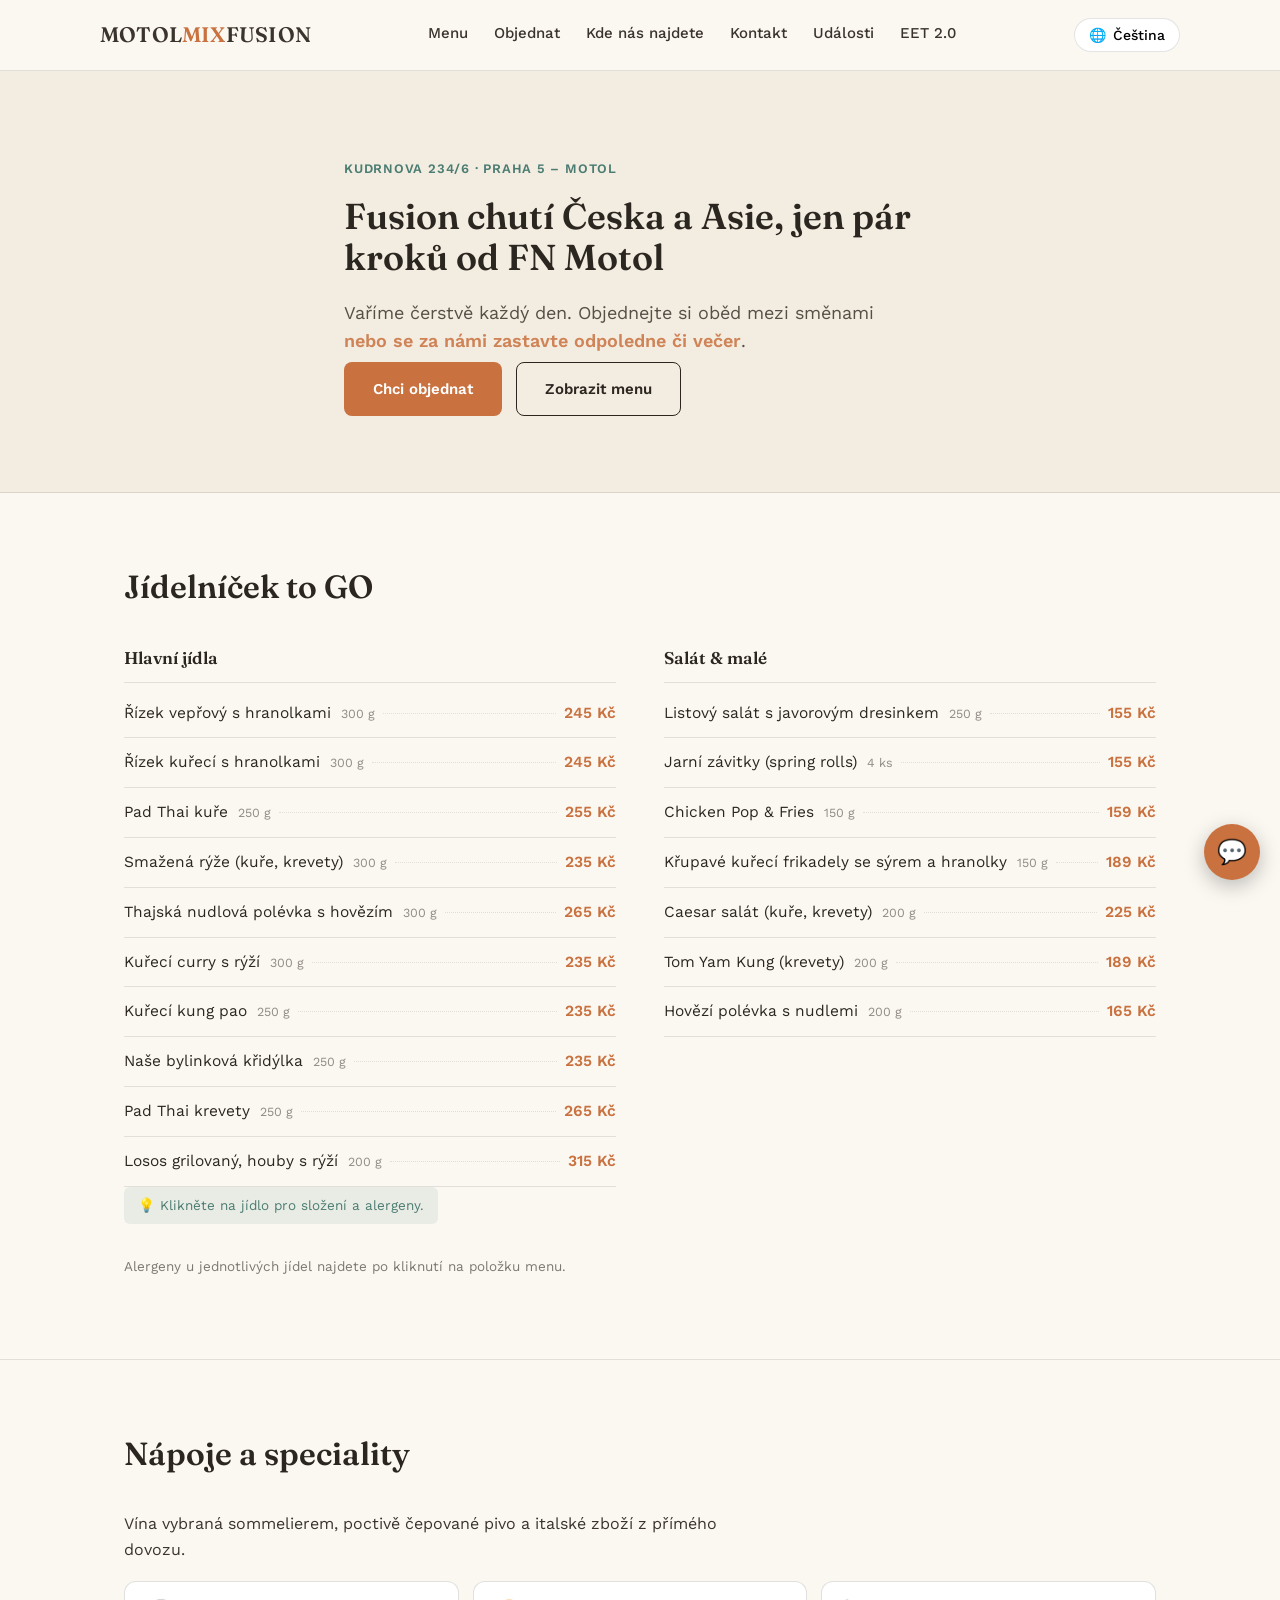
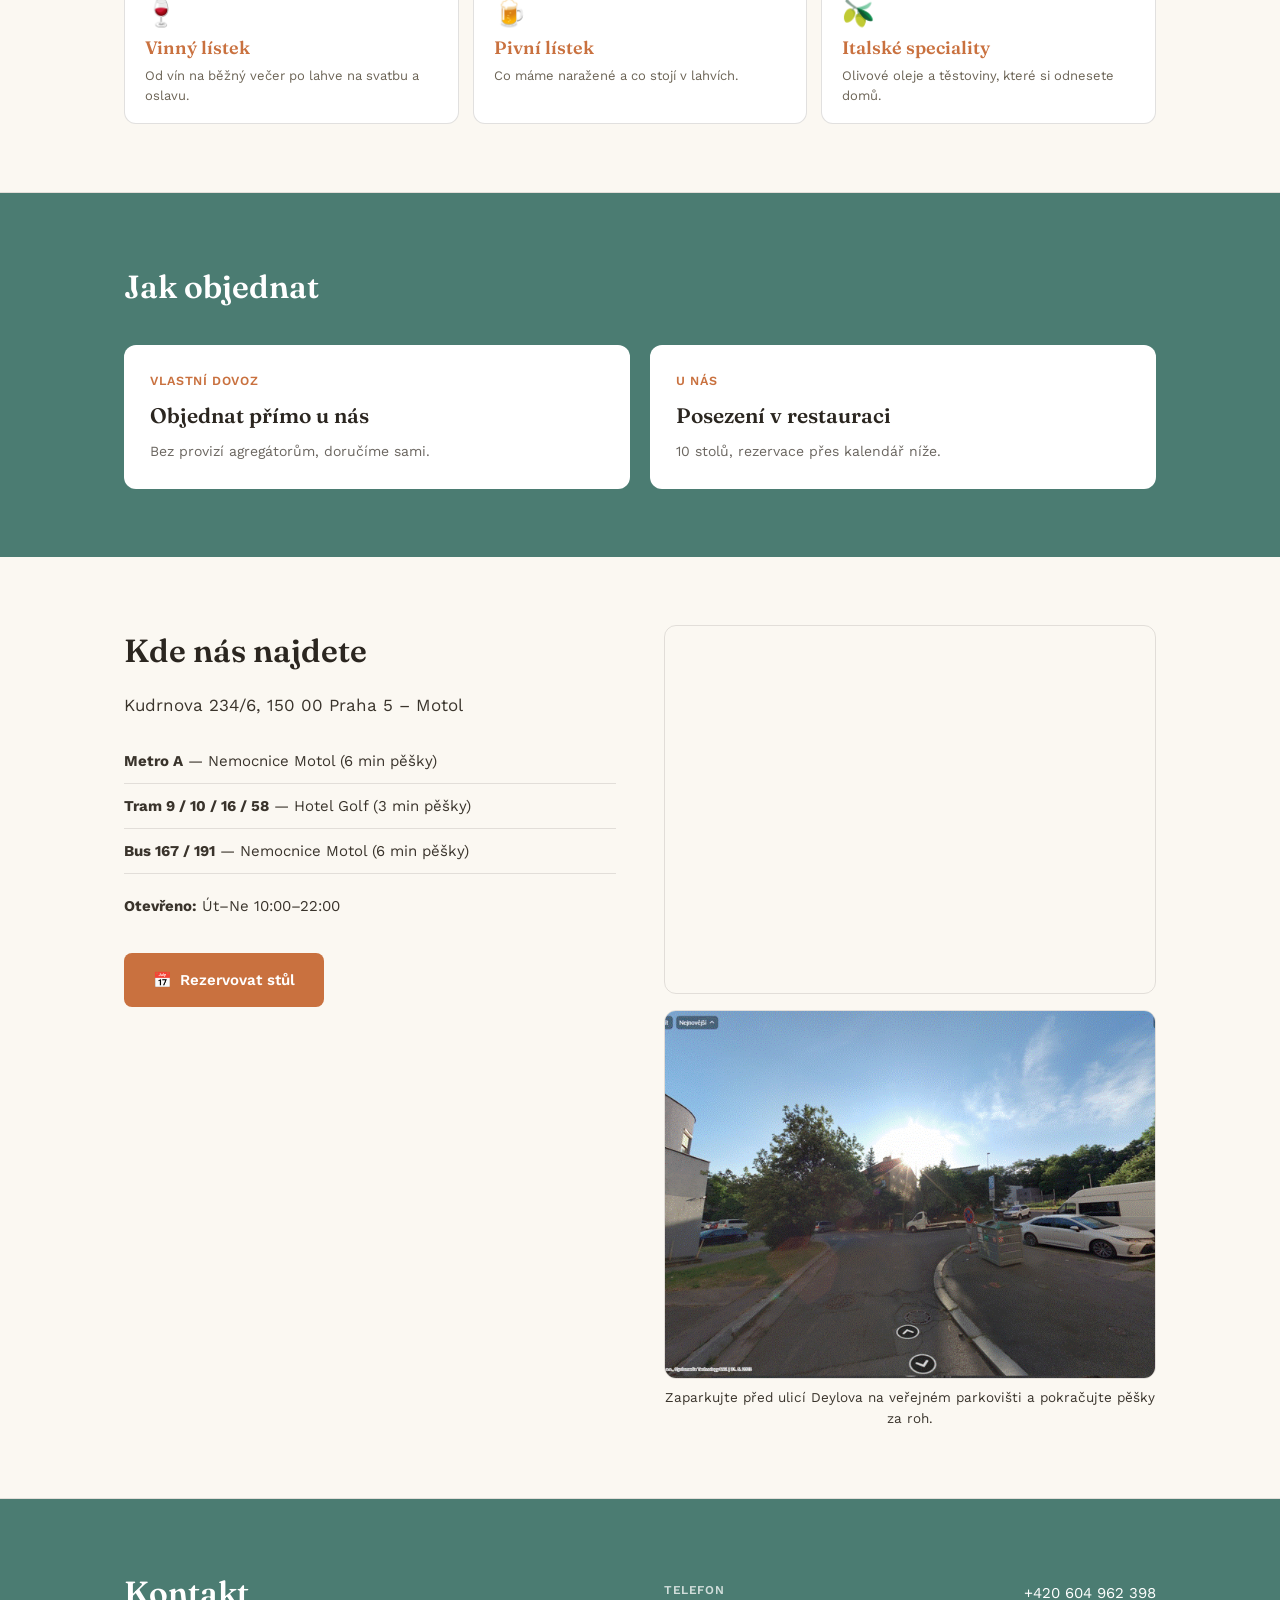
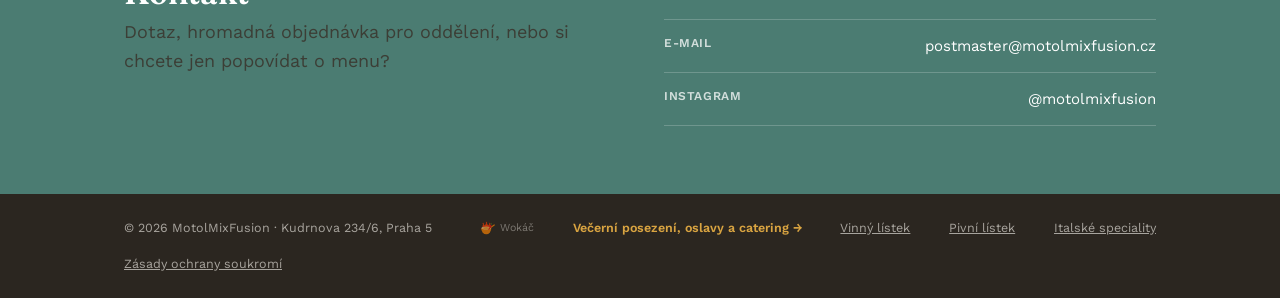
<file: index.html>
<!DOCTYPE html>
<html lang="cs">
<head>
<meta charset="UTF-8">
<meta name="viewport" content="width=device-width, initial-scale=1.0">
<!-- ikona webu: soubory patri do korene repa vedle index.html -->
<link rel="icon" href="/favicon.ico" sizes="any">
<link rel="icon" type="image/png" href="/icon-192.png" sizes="192x192">
<link rel="icon" type="image/png" href="/icon-512.png" sizes="512x512">
<link rel="apple-touch-icon" href="/apple-touch-icon.png">
<title>MotolMixFusion — Rychlé jídlo u FN Motol</title>
<meta name="description" content="MotolMixFusion — česko-asijská kuchyně, rozvoz a výdej u FN Motol a Homolka. Rychle, spolehlivě, za rozumnou cenu.">
<link rel="canonical" href="https://motolmixfusion.cz/">
<!-- Nahled pri sdileni na Facebooku, WhatsAppu i v AI odpovedich -->
<meta property="og:type" content="restaurant">
<meta property="og:site_name" content="MotolMixFusion">
<meta property="og:locale" content="cs_CZ">
<meta property="og:title" content="MotolMixFusion — česko-asijská kuchyně u FN Motol">
<meta property="og:description" content="Rozvoz a výdej jídla v Praze 5 – Motol, Kudrnova 234/6. Pad Thai, řízky, polévky i točené pivo. Otevřeno Út–Ne 10:00–22:00.">
<meta property="og:url" content="https://motolmixfusion.cz/">
<meta property="og:image" content="https://motolmixfusion.cz/images/main_banner.jpg">
<meta name="twitter:card" content="summary_large_image">
<meta name="keywords" content="MotolMixFusion, mix fusion restaurant, restaurace Motol, jídelna Motol, motol jidelna, jidelna motol, závodní jídelna Motol jídelní lístek, česká kuchyně, asijská kuchyně, thajská kuchyně, řízek, guláš, pad thai, oběd u FN Motol, rozvoz jídla Motol, výdejna jídla Motol, otevírací doba, thai food near me, thai restaurants open now, restaurace Praha 5">
<link rel="stylesheet" href="style.css?v=5">
<link rel="preconnect" href="https://fonts.googleapis.com">
<link rel="preconnect" href="https://fonts.gstatic.com" crossorigin>
<link href="https://fonts.googleapis.com/css2?family=Fraunces:wght@500;600&family=Work+Sans:wght@400;500;600;700&display=swap" rel="stylesheet">
<!-- SCHEMA-START (generuje tools/gen-schema.js — needituj ručně) -->
<script type="application/ld+json">
{
  "@context": "https://schema.org",
  "@graph": [
    {
      "@type": "Restaurant",
      "@id": "https://motolmixfusion.cz/#restaurant",
      "name": "MotolMixFusion",
      "url": "https://motolmixfusion.cz/",
      "telephone": "+420604962398",
      "image": [
        "https://motolmixfusion.cz/images/pristup.jpg"
      ],
      "servesCuisine": [
        "Czech",
        "Thai",
        "Asian"
      ],
      "priceRange": "$$",
      "currenciesAccepted": "CZK",
      "paymentAccepted": "Hotovost, platební karta, QR platba",
      "address": {
        "@type": "PostalAddress",
        "streetAddress": "Kudrnova 234/6",
        "addressLocality": "Praha 5",
        "postalCode": "150 00",
        "addressCountry": "CZ"
      },
      "areaServed": [
        {
          "@type": "Place",
          "name": "Praha 5 – Motol"
        },
        {
          "@type": "Place",
          "name": "Praha 5 – Košíře"
        }
      ],
      "openingHoursSpecification": [
        {
          "@type": "OpeningHoursSpecification",
          "dayOfWeek": [
            "Tuesday",
            "Wednesday",
            "Thursday",
            "Friday",
            "Saturday",
            "Sunday"
          ],
          "opens": "10:00",
          "closes": "22:00"
        },
        {
          "@type": "OpeningHoursSpecification",
          "dayOfWeek": "Monday",
          "opens": "00:00",
          "closes": "00:00"
        }
      ],
      "acceptsReservations": "True",
      "potentialAction": {
        "@type": "ReserveAction",
        "target": {
          "@type": "EntryPoint",
          "urlTemplate": "https://calendar.app.google/YoSqNuTJ7RKH2dBe6",
          "inLanguage": "cs"
        },
        "result": {
          "@type": "FoodEstablishmentReservation",
          "name": "Rezervace stolu"
        }
      },
      "hasMenu": {
        "@id": "https://motolmixfusion.cz/index.html#menu"
      },
      "sameAs": [
        "https://www.instagram.com/motolmixfusion"
      ]
    },
    {
      "@type": "Menu",
      "@id": "https://motolmixfusion.cz/index.html#menu",
      "name": "Menu To GO — rozvoz a výdej",
      "inLanguage": "cs",
      "url": "https://motolmixfusion.cz/index.html",
      "hasMenuSection": [
        {
          "@type": "MenuSection",
          "name": "Hlavní jídla",
          "hasMenuItem": [
            {
              "@type": "MenuItem",
              "name": "Řízek vepřový s hranolkami",
              "suggestedServingSize": "300 g",
              "offers": {
                "@type": "Offer",
                "price": "245",
                "priceCurrency": "CZK",
                "availability": "https://schema.org/InStock"
              }
            },
            {
              "@type": "MenuItem",
              "name": "Řízek kuřecí s hranolkami",
              "suggestedServingSize": "300 g",
              "offers": {
                "@type": "Offer",
                "price": "245",
                "priceCurrency": "CZK",
                "availability": "https://schema.org/InStock"
              }
            },
            {
              "@type": "MenuItem",
              "name": "Pad Thai kuře",
              "suggestedServingSize": "250 g",
              "offers": {
                "@type": "Offer",
                "price": "255",
                "priceCurrency": "CZK",
                "availability": "https://schema.org/InStock"
              }
            },
            {
              "@type": "MenuItem",
              "name": "Smažená rýže (kuře, krevety)",
              "suggestedServingSize": "300 g",
              "offers": {
                "@type": "Offer",
                "price": "235",
                "priceCurrency": "CZK",
                "availability": "https://schema.org/InStock"
              }
            },
            {
              "@type": "MenuItem",
              "name": "Thajská nudlová polévka s hovězím",
              "suggestedServingSize": "300 g",
              "offers": {
                "@type": "Offer",
                "price": "265",
                "priceCurrency": "CZK",
                "availability": "https://schema.org/InStock"
              }
            },
            {
              "@type": "MenuItem",
              "name": "Kuřecí curry s rýží",
              "suggestedServingSize": "300 g",
              "offers": {
                "@type": "Offer",
                "price": "235",
                "priceCurrency": "CZK",
                "availability": "https://schema.org/InStock"
              }
            },
            {
              "@type": "MenuItem",
              "name": "Kuřecí kung pao",
              "suggestedServingSize": "250 g",
              "offers": {
                "@type": "Offer",
                "price": "235",
                "priceCurrency": "CZK",
                "availability": "https://schema.org/InStock"
              }
            },
            {
              "@type": "MenuItem",
              "name": "Naše bylinková křidýlka",
              "suggestedServingSize": "250 g",
              "offers": {
                "@type": "Offer",
                "price": "235",
                "priceCurrency": "CZK",
                "availability": "https://schema.org/InStock"
              }
            },
            {
              "@type": "MenuItem",
              "name": "Pad Thai krevety",
              "suggestedServingSize": "250 g",
              "offers": {
                "@type": "Offer",
                "price": "265",
                "priceCurrency": "CZK",
                "availability": "https://schema.org/InStock"
              }
            },
            {
              "@type": "MenuItem",
              "name": "Losos grilovaný, houby s rýží",
              "suggestedServingSize": "200 g",
              "offers": {
                "@type": "Offer",
                "price": "315",
                "priceCurrency": "CZK",
                "availability": "https://schema.org/InStock"
              }
            }
          ]
        },
        {
          "@type": "MenuSection",
          "name": "Salát & malé",
          "hasMenuItem": [
            {
              "@type": "MenuItem",
              "name": "Listový salát s javorovým dresinkem",
              "suggestedServingSize": "250 g",
              "offers": {
                "@type": "Offer",
                "price": "155",
                "priceCurrency": "CZK",
                "availability": "https://schema.org/InStock"
              }
            },
            {
              "@type": "MenuItem",
              "name": "Jarní závitky (spring rolls)",
              "suggestedServingSize": "4 ks",
              "offers": {
                "@type": "Offer",
                "price": "155",
                "priceCurrency": "CZK",
                "availability": "https://schema.org/InStock"
              }
            },
            {
              "@type": "MenuItem",
              "name": "Chicken Pop & Fries",
              "suggestedServingSize": "150 g",
              "offers": {
                "@type": "Offer",
                "price": "159",
                "priceCurrency": "CZK",
                "availability": "https://schema.org/InStock"
              }
            },
            {
              "@type": "MenuItem",
              "name": "Křupavé kuřecí frikadely se sýrem a hranolky",
              "suggestedServingSize": "150 g",
              "offers": {
                "@type": "Offer",
                "price": "189",
                "priceCurrency": "CZK",
                "availability": "https://schema.org/InStock"
              }
            },
            {
              "@type": "MenuItem",
              "name": "Caesar salát (kuře, krevety)",
              "suggestedServingSize": "200 g",
              "offers": {
                "@type": "Offer",
                "price": "225",
                "priceCurrency": "CZK",
                "availability": "https://schema.org/InStock"
              }
            },
            {
              "@type": "MenuItem",
              "name": "Tom Yam Kung (krevety)",
              "suggestedServingSize": "200 g",
              "offers": {
                "@type": "Offer",
                "price": "189",
                "priceCurrency": "CZK",
                "availability": "https://schema.org/InStock"
              }
            },
            {
              "@type": "MenuItem",
              "name": "Hovězí polévka s nudlemi",
              "suggestedServingSize": "200 g",
              "offers": {
                "@type": "Offer",
                "price": "165",
                "priceCurrency": "CZK",
                "availability": "https://schema.org/InStock"
              }
            }
          ]
        }
      ]
    }
  ]
}
</script>
<!-- SCHEMA-END -->
</head>
<body>

<div class="ticker-overlay" id="tickerOverlay" hidden></div>
<div class="ticker-banner" id="tickerBanner" hidden>
  <button type="button" class="ticker-close" id="tickerClose" aria-label="Zavřít">✕</button>
  <div class="ticker-track" id="tickerTrack"></div>
</div>
<script>
(function(){
  var overlay = document.getElementById('tickerOverlay');
  var banner = document.getElementById('tickerBanner');
  var closeBtn = document.getElementById('tickerClose');
  var track = document.getElementById('tickerTrack');
  if (!banner) return;

  function getCookie(name) {
    var m = document.cookie.match(new RegExp('(?:^|; )' + name + '=([^;]*)'));
    return m ? decodeURIComponent(m[1]) : null;
  }
  function setCookie(name, value, days) {
    var expires = new Date(Date.now() + days * 864e5).toUTCString();
    document.cookie = name + '=' + encodeURIComponent(value) + '; expires=' + expires + '; path=/';
  }

  if (getCookie('mmf_banner_seen') === '1') return;

  fetch('https://motolmixfusion-pos.onrender.com/api/public/banner')
    .then(function(r){ return r.json(); })
    .then(function(data){
      if (!data || !data.active || !data.text) return;

      // Foto je nepovinne. Samotny nazev souboru se hleda v images/dishes/,
      // jinak se bere cela URL. Kdyz se obrazek nenacte, banner zustane
      // textovy - radsi nez prazdne misto nad textem.
      if (data.image) {
        var img = document.createElement('img');
        img.className = 'ticker-photo';
        img.alt = '';
        img.onerror = function () {
          img.remove();
          banner.classList.remove('has-photo');
        };
        img.src = /^(https?:)?\/\//i.test(data.image)
          ? data.image
          : 'images/dishes/' + data.image;
        banner.insertBefore(img, track);
        banner.classList.add('has-photo');
      }

      var s1 = document.createElement('span'); s1.textContent = data.text;
      var s2 = document.createElement('span'); s2.textContent = data.text;
      track.appendChild(s1); track.appendChild(s2);

      // Delka textu je pokazde jina, tak se podle ni dopocita cas jednoho
      // kola - at dlouhy i kratky text bezi stejne rychle (60 px/s).
      var kolo = Math.max(8, s1.offsetWidth / 60);
      track.style.animationDuration = kolo.toFixed(1) + 's';

      overlay.hidden = false;
      banner.hidden = false;
      setTimeout(function(){
        overlay.classList.add('show');
        banner.classList.add('show');
      }, 300);
    })
    .catch(function(){ /* web funguje dál i bez banneru, když POS backend neodpoví */ });

  function dismiss() {
    overlay.classList.remove('show');
    banner.classList.remove('show');
    setCookie('mmf_banner_seen', '1', 1);
    setTimeout(function(){ overlay.hidden = true; banner.hidden = true; }, 350);
  }
  closeBtn.addEventListener('click', dismiss);
  overlay.addEventListener('click', dismiss);
})();
</script>

<header class="topbar">
  <div class="wrap topbar-inner">
    <div class="logo">MOTOL<span>MIX</span>FUSION</div>
    <nav class="topnav">
      <details class="nav-dropdown">
        <summary data-i18n="nav.menu">Menu</summary>
        <div class="nav-dropdown-list">
          <a href="index.html#menu" data-i18n="nav.menuGo">Jídelníček to GO</a>
          <a href="index2.html#menu2" data-i18n="nav.menuRestaurant">Restaurační menu</a>
        </div>
      </details>
      <a href="#objednat" data-i18n="nav.order">Objednat</a>
      <a href="#kde" data-i18n="nav.location">Kde nás najdete</a>
      <a href="#kontakt" data-i18n="nav.contact">Kontakt</a>
      <a href="akce.html" data-i18n="nav.events">Události</a>
      <a href="/wokac/eet2.html" data-i18n="nav.eet">EET 2.0</a>
    </nav>
    <button type="button" id="langBtn" class="lang-btn" aria-haspopup="dialog" aria-controls="langPopup">
      <span aria-hidden="true">🌐</span>
      <span id="langBtnLabel">Čeština</span>
    </button>
  </div>
</header>

<div id="langOverlay" class="lang-overlay" hidden></div>
<div id="langPopup" class="lang-popup" role="dialog" aria-modal="true" aria-labelledby="langPopupTitle" hidden>
  <div class="lang-popup-head">
    <span id="langPopupTitle" data-i18n="lang.choose">Zvolte jazyk</span>
    <button type="button" id="langClose" class="lang-close" aria-label="Zavřít">✕</button>
  </div>
  <ul class="lang-options">
    <li><button type="button" class="lang-option" data-lang="cs"><span class="flag">🇨🇿</span> Čeština</button></li>
    <li><button type="button" class="lang-option" data-lang="en"><span class="flag">🇬🇧</span> English</button></li>
    <li><button type="button" class="lang-option" data-lang="it"><span class="flag">🇮🇹</span> Italiano</button></li>
    <li><button type="button" class="lang-option" data-lang="fr"><span class="flag">🇫🇷</span> Français</button></li>
    <li><button type="button" class="lang-option" data-lang="uk"><span class="flag">🇺🇦</span> Українська</button></li>
    <li><button type="button" class="lang-option" data-lang="vi"><span class="flag">🇻🇳</span> Tiếng Việt</button></li>
    <li><button type="button" class="lang-option" data-lang="th"><span class="flag">🇹🇭</span> ไทย</button></li>
  </ul>
</div>

<main>

  <!-- HERO -->
  <section class="hero">
    <div class="wrap hero-inner">
      <p class="eyebrow" data-i18n="hero.eyebrow">Kudrnova 234/6 · Praha 5 – Motol</p>
      <h1 data-i18n="hero.title">Fusion chutí Česka a Asie, jen pár kroků od FN Motol</h1>
      <p class="lede"><span data-i18n="hero.lede">Vaříme čerstvě každý den. Objednejte si oběd mezi směnami</span> <a href="index2.html" data-i18n="hero.eveningLink">nebo se za námi zastavte odpoledne či večer</a>.</p>
      <div class="hero-actions">
        <a href="#objednat" class="btn btn-primary" data-i18n="hero.btnOrder">Chci objednat</a>
        <a href="#menu" class="btn btn-ghost" data-i18n="hero.btnMenu">Zobrazit menu</a>
      </div>
    </div>
  </section>

  <!-- ODDĚLENÍ 01 — MENU -->
  <section class="dept" id="menu">
    <div class="wrap">
      <div class="dept-head">
        <h2 data-i18n="menu.title">Jídelníček to GO</h2>
      </div>

      <div class="board">
        <div class="board-col">
          <h3 data-i18n="menu.mainsHeading">Hlavní jídla</h3>
          <ul class="menu-list">
            <li><button type="button" class="dish-trigger" data-dish="riz_pork"><span data-i18n="dish.riz_pork">Řízek vepřový s hranolkami</span></button><span class="g1">300 g</span><span class="dots"></span><span class="price">245 Kč</span></li>
            <li><button type="button" class="dish-trigger" data-dish="riz_chicken"><span data-i18n="dish.riz_chicken">Řízek kuřecí s hranolkami</span></button><span class="g1">300 g</span><span class="dots"></span><span class="price">245 Kč</span></li>
            <li><button type="button" class="dish-trigger" data-dish="padthai"><span data-i18n="dish.padthai_go">Pad Thai kuře</span></button><span class="g1">250 g</span><span class="dots"></span><span class="price">255 Kč</span></li>
            <li><button type="button" class="dish-trigger" data-dish="friedrice"><span data-i18n="dish.friedrice">Smažená rýže (kuře, krevety)</span></button><span class="g1">300 g</span><span class="dots"></span><span class="price">235 Kč</span></li>
            <li><button type="button" class="dish-trigger" data-dish="noodlesoup"><span data-i18n="dish.noodlesoup">Thajská nudlová polévka s hovězím</span></button><span class="g1">300 g</span><span class="dots"></span><span class="price">265 Kč</span></li>
            <li><button type="button" class="dish-trigger" data-dish="greencurry"><span data-i18n="dish.greencurry">Kuřecí curry s rýží</span></button><span class="g1">300 g</span><span class="dots"></span><span class="price">235 Kč</span></li>
            <li><button type="button" class="dish-trigger" data-dish="kungpao"><span data-i18n="dish.kungpao">Kuřecí kung pao</span></button><span class="g1">250 g</span><span class="dots"></span><span class="price">235 Kč</span></li>
            <li><button type="button" class="dish-trigger" data-dish="herbchickenwing"><span data-i18n="dish.herbchickenwing">Naše bylinková křidýlka</span></button><span class="g1">250 g</span><span class="dots"></span><span class="price">235 Kč</span></li>
            <li><button type="button" class="dish-trigger" data-dish="padthai_shrimp"><span data-i18n="dish.padthai_shrimp">Pad Thai krevety</span></button><span class="g1">250 g</span><span class="dots"></span><span class="price">265 Kč</span></li>
            <li><button type="button" class="dish-trigger" data-dish="salmon_go"><span data-i18n="dish.salmon_go">Losos grilovaný, houby s rýží</span></button><span class="g1">200 g</span><span class="dots"></span><span class="price">315 Kč</span></li>
          </ul>
        </div>
        <div class="board-col">
          <h3 data-i18n="menu.soupsHeading">Salát &amp; malé</h3>
          <ul class="menu-list">
            <li><button type="button" class="dish-trigger" data-dish="leafsalad"><span data-i18n="dish.leafsalad">Listový salát s javorovým dresinkem</span></button><span class="g1">250 g</span><span class="dots"></span><span class="price">155 Kč</span></li>
            <li><button type="button" class="dish-trigger" data-dish="springroll"><span data-i18n="dish.springroll">Jarní závitky (spring rolls)</span></button><span class="g1">4 ks</span><span class="dots"></span><span class="price">155 Kč</span></li>
            <li><button type="button" class="dish-trigger" data-dish="chickenpop"><span data-i18n="dish.chickenpop">Chicken Pop &amp; Fries</span></button><span class="g1">150 g</span><span class="dots"></span><span class="price">159 Kč</span></li>
            <li><button type="button" class="dish-trigger" data-dish="frikadely"><span data-i18n="dish.frikadely">Křupavé kuřecí frikadely se sýrem a hranolky</span></button><span class="g1">150 g</span><span class="dots"></span><span class="price">189 Kč</span></li>
            <li><button type="button" class="dish-trigger" data-dish="caesar"><span data-i18n="dish.caesar">Caesar salát (kuře, krevety)</span></button><span class="g1">200 g</span><span class="dots"></span><span class="price">225 Kč</span></li>
            <li><button type="button" class="dish-trigger" data-dish="tomyam"><span data-i18n="dish.tomyam">Tom Yam Kung (krevety)</span></button><span class="g1">200 g</span><span class="dots"></span><span class="price">189 Kč</span></li>
            <li><button type="button" class="dish-trigger" data-dish="beefbroth"><span data-i18n="dish.beefbroth_go">Hovězí polévka s nudlemi</span></button><span class="g1">200 g</span><span class="dots"></span><span class="price">165 Kč</span></li>
          </ul>
        </div>
      </div>

      <p class="note note-hint" data-i18n="menu.clickHint">💡 Klikněte na jídlo pro složení a alergeny.</p>
      <p class="allergen-note" data-i18n="menu.allergen">Alergeny u jednotlivých jídel najdete po kliknutí na položku menu.</p>
    </div>
  </section>

  <div id="dishOverlay" class="lang-overlay" hidden></div>
  <div id="dishPopup" class="lang-popup dish-popup" role="dialog" aria-modal="true" aria-labelledby="dishPopupTitle" hidden>
    <div class="lang-popup-head">
      <span id="dishPopupTitle">—</span>
      <button type="button" id="dishClose" class="lang-close" aria-label="Zavřít">✕</button>
    </div>
    <div class="dish-popup-body">
      <img id="dishPhoto" class="dish-photo" alt="" style="display:none;">
      <p id="dishMeta" class="dish-meta">—</p>
      <p class="dish-block-label" data-i18n="dish.ingredientsLabel">Složení</p>
      <p id="dishIngredients">—</p>
      <p class="dish-block-label" data-i18n="dish.allergenLabel">Alergeny</p>
      <p id="dishAllergens">—</p>
      <a href="#objednat" id="dishOrderLink" class="dish-order-link" data-i18n="hero.btnOrder">Chci objednat</a>
    </div>
  </div>

  <!-- ODDĚLENÍ — NÁPOJE A SPECIALITY (lístky běží na pokladně a samy se aktualizují) -->
  <section class="dept" id="napoje">
    <div class="wrap">
      <div class="dept-head">
        <h2 data-i18n="lists.sectionTitle">Nápoje a speciality</h2>
      </div>
      <p class="lists-lede" data-i18n="lists.sectionLede">Vína vybraná sommelierem, poctivě čepované pivo a italské zboží z přímého dovozu.</p>
      <div class="lists-grid">
        <a class="lists-card" href="vina.html">
          <span class="lists-ico" aria-hidden="true">🍷</span>
          <span class="lists-name" data-i18n="lists.wines">Vinný lístek</span>
          <span class="lists-desc" data-i18n="lists.wineCard">Od vín na běžný večer po lahve na svatbu a oslavu.</span>
        </a>
        <a class="lists-card" href="piva.html">
          <span class="lists-ico" aria-hidden="true">🍺</span>
          <span class="lists-name" data-i18n="lists.beers">Pivní lístek</span>
          <span class="lists-desc" data-i18n="lists.beerCard">Co máme naražené a co stojí v lahvích.</span>
        </a>
        <a class="lists-card" href="speciality.html">
          <span class="lists-ico" aria-hidden="true">🫒</span>
          <span class="lists-name" data-i18n="lists.specials">Italské speciality</span>
          <span class="lists-desc" data-i18n="lists.specialCard">Olivové oleje a těstoviny, které si odnesete domů.</span>
        </a>
      </div>
    </div>
  </section>

  <!-- ODDĚLENÍ 02 — OBJEDNAT -->
  <section class="dept dept-dark" id="objednat">
    <div class="wrap">
      <div class="dept-head">
        <h2 data-i18n="order.title">Jak objednat</h2>
      </div>

      <div class="order-grid">
        <a href="https://motolmixfusion-pos.onrender.com/order.html" target="_blank" rel="noopener" class="order-card">
          <span class="order-tag" data-i18n="order.tagOwnDelivery">Vlastní dovoz</span>
          <span class="order-name" data-i18n="order.ownDeliveryName">Objednat přímo u nás</span>
          <span class="order-desc" data-i18n="order.ownDeliveryDesc">Bez provizí agregátorům, doručíme sami.</span>
        </a>
        <a href="#kde" class="order-card">
          <span class="order-tag" data-i18n="order.tagHere">U nás</span>
          <span class="order-name" data-i18n="order.dineInName">Posezení v restauraci</span>
          <span class="order-desc" data-i18n="order.dineInDesc">10 stolů, rezervace přes kalendář níže.</span>
        </a>
      </div>
    </div>
  </section>

  <!-- ODDĚLENÍ 03 — KDE NÁS NAJDETE -->
  <section class="dept" id="kde">
    <div class="wrap kde-grid">
      <div>
        <h2 data-i18n="location.title">Kde nás najdete</h2>
        <address>
          Kudrnova 234/6, 150 00 Praha 5 – Motol
        </address>
        <ul class="transit-list">
          <li><strong>Metro A</strong> — <span data-i18n="location.metro">Nemocnice Motol (6 min pěšky)</span></li>
          <li><strong>Tram 9 / 10 / 16 / 58</strong> — <span data-i18n="location.tram">Hotel Golf (3 min pěšky)</span></li>
          <li><strong>Bus 167 / 191</strong> — <span data-i18n="location.bus">Nemocnice Motol (6 min pěšky)</span></li>
        </ul>
        <p class="hours"><strong data-i18n="location.hoursLabel">Otevřeno:</strong> <span data-i18n="location.hours">Út–Ne 10:00–22:00</span></p>
        <a href="https://calendar.app.google/YoSqNuTJ7RKH2dBe6" target="_blank" rel="noopener" class="btn btn-primary res-btn">
          <span aria-hidden="true">📅</span>
          <span data-i18n="res.btn">Rezervovat stůl</span>
        </a>
      </div>
      <div class="map-col">
        <div class="map-frame">
          <iframe
            title="Mapa — Kudrnova 234/6, Praha 5 – Motol"
            src="https://www.google.com/maps?q=Kudrnova+234%2F6%2C+150+00+Praha+5&output=embed"
            loading="lazy"
            referrerpolicy="no-referrer-when-downgrade">
          </iframe>
        </div>
        <figure class="location-photo">
          <img src="images/pristup.gif" alt="Vjezd do ulice Kudrnova — ulice je slepá, restaurace je za rohem" loading="lazy">
          <figcaption>Zaparkujte před ulicí Deylova na veřejném parkovišti a pokračujte pěšky za roh.</figcaption>
        </figure>
      </div>
    </div>
  </section>

  <!-- ODDĚLENÍ 04 — KONTAKT -->
  <section class="dept dept-dark" id="kontakt">
    <div class="wrap kontakt-grid">
      <div>
        <h2 data-i18n="contact.title">Kontakt</h2>
        <p class="lede" data-i18n="contact.lede">Dotaz, hromadná objednávka pro oddělení, nebo si chcete jen popovídat o menu?</p>
      </div>
      <ul class="contact-list">
        <li><span class="contact-label" data-i18n="contact.phone">Telefon</span><span>+420 604 962 398</span></li>
        <li><span class="contact-label" data-i18n="contact.email">E-mail</span><span>postmaster@motolmixfusion.cz</span></li>
        <li><span class="contact-label" data-i18n="contact.instagram">Instagram</span><a href="https://www.instagram.com/motolmixfusion" target="_blank" rel="noopener">@motolmixfusion</a></li>
      </ul>
    </div>
  </section>

</main>

<footer class="site-footer">
  <div class="wrap footer-inner">
    <span data-i18n="footer.rights">© 2026 MotolMixFusion · Kudrnova 234/6, Praha 5</span>
    <!-- Pokladni system, na kterem podnik bezi. Patri na verejne stranky, ne
         do samotne pokladny - tam je to samozrejmost. -->
    <a href="/wokac/" title="Pokladní systém, na kterém restaurace běží"
       style="display:inline-flex;align-items:center;gap:5px;margin-left:10px;
              font-size:.85em;opacity:.65;color:inherit;text-decoration:none;">
      <img src="/images/wokac.svg" alt="" width="14" height="14" style="display:block;border-radius:3px;">Wokáč</a>
    <a href="index2.html" class="footer-eve-link">Večerní posezení, oslavy a catering →</a>
    <a href="vina.html" data-i18n="lists.wines">Vinný lístek</a>
    <a href="piva.html" data-i18n="lists.beers">Pivní lístek</a>
    <a href="speciality.html" data-i18n="lists.specials">Italské speciality</a>
    <a href="privacy.html">Zásady ochrany soukromí</a>
  </div>
</footer>

<script src="lang.js?v=5"></script>
<script src="chatbot.js"></script>
<script src="visit.js?v=4"></script>
</body>
</html>
</file>
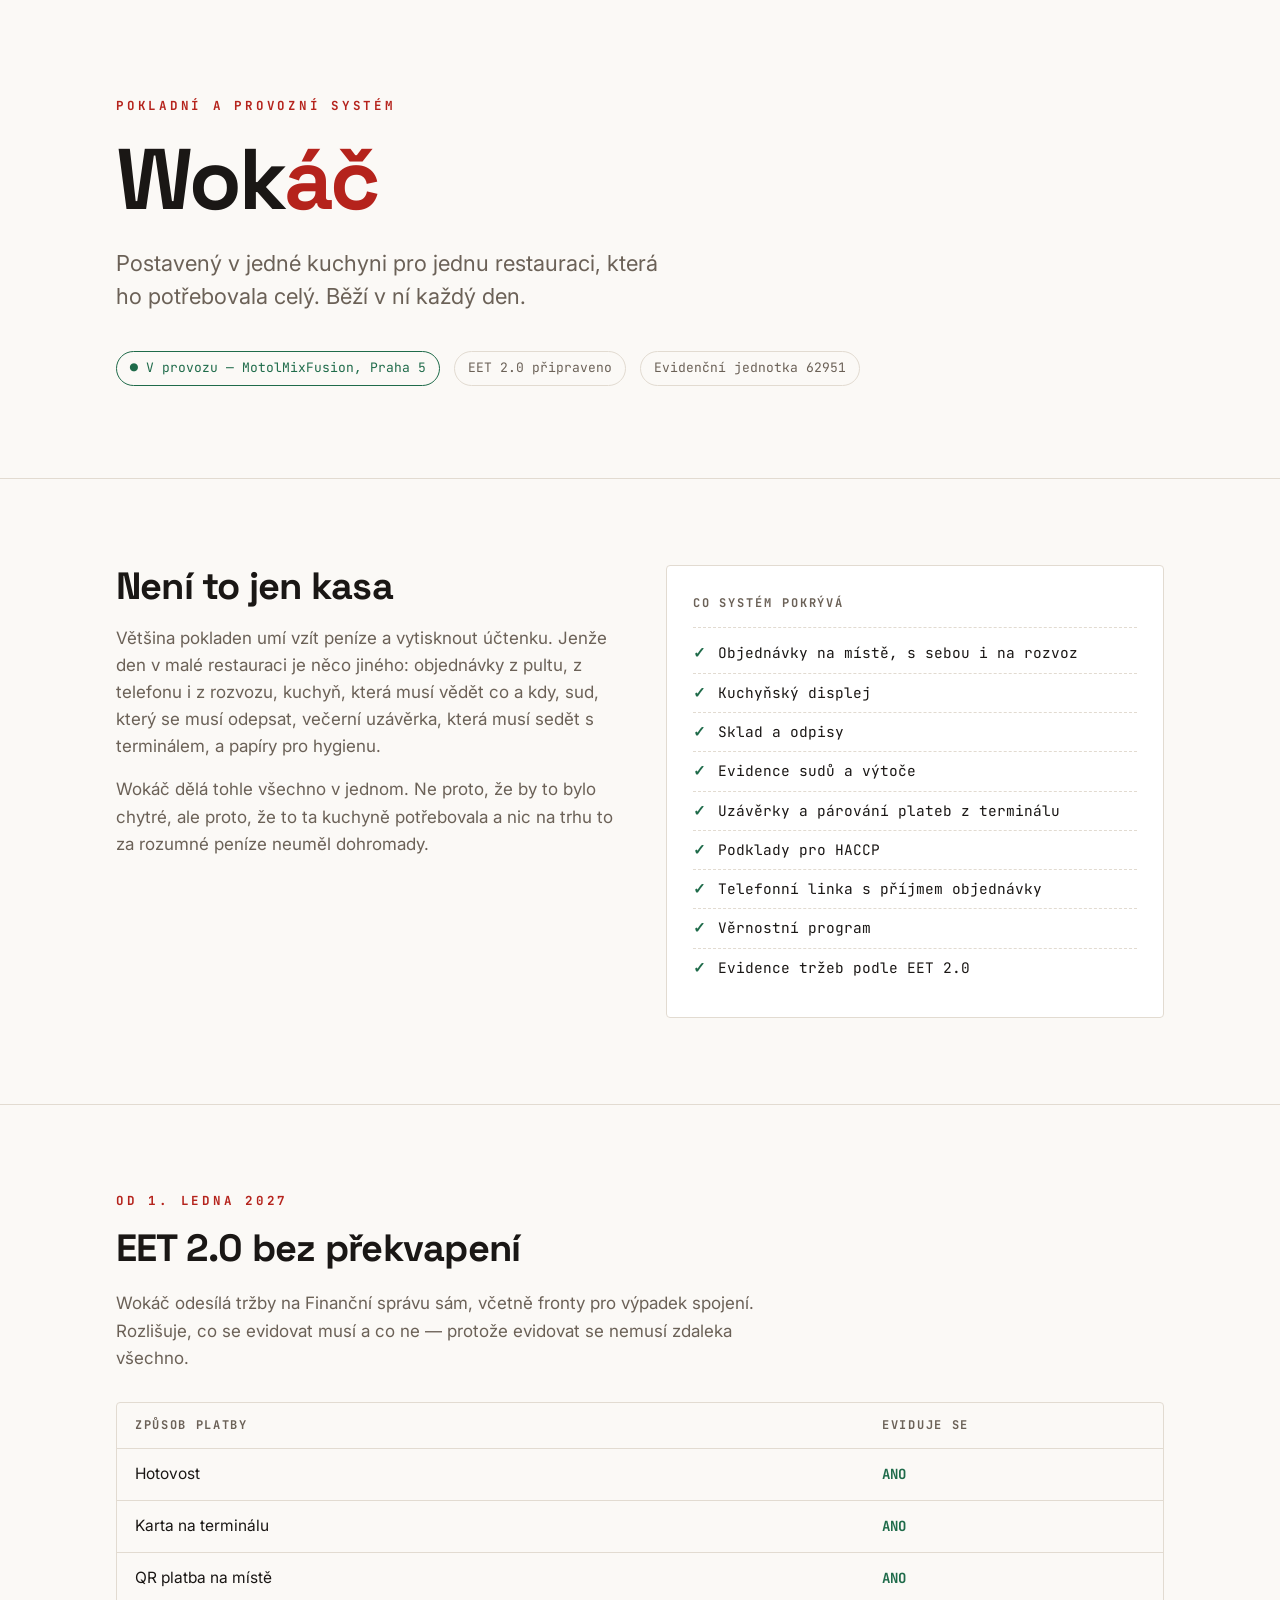
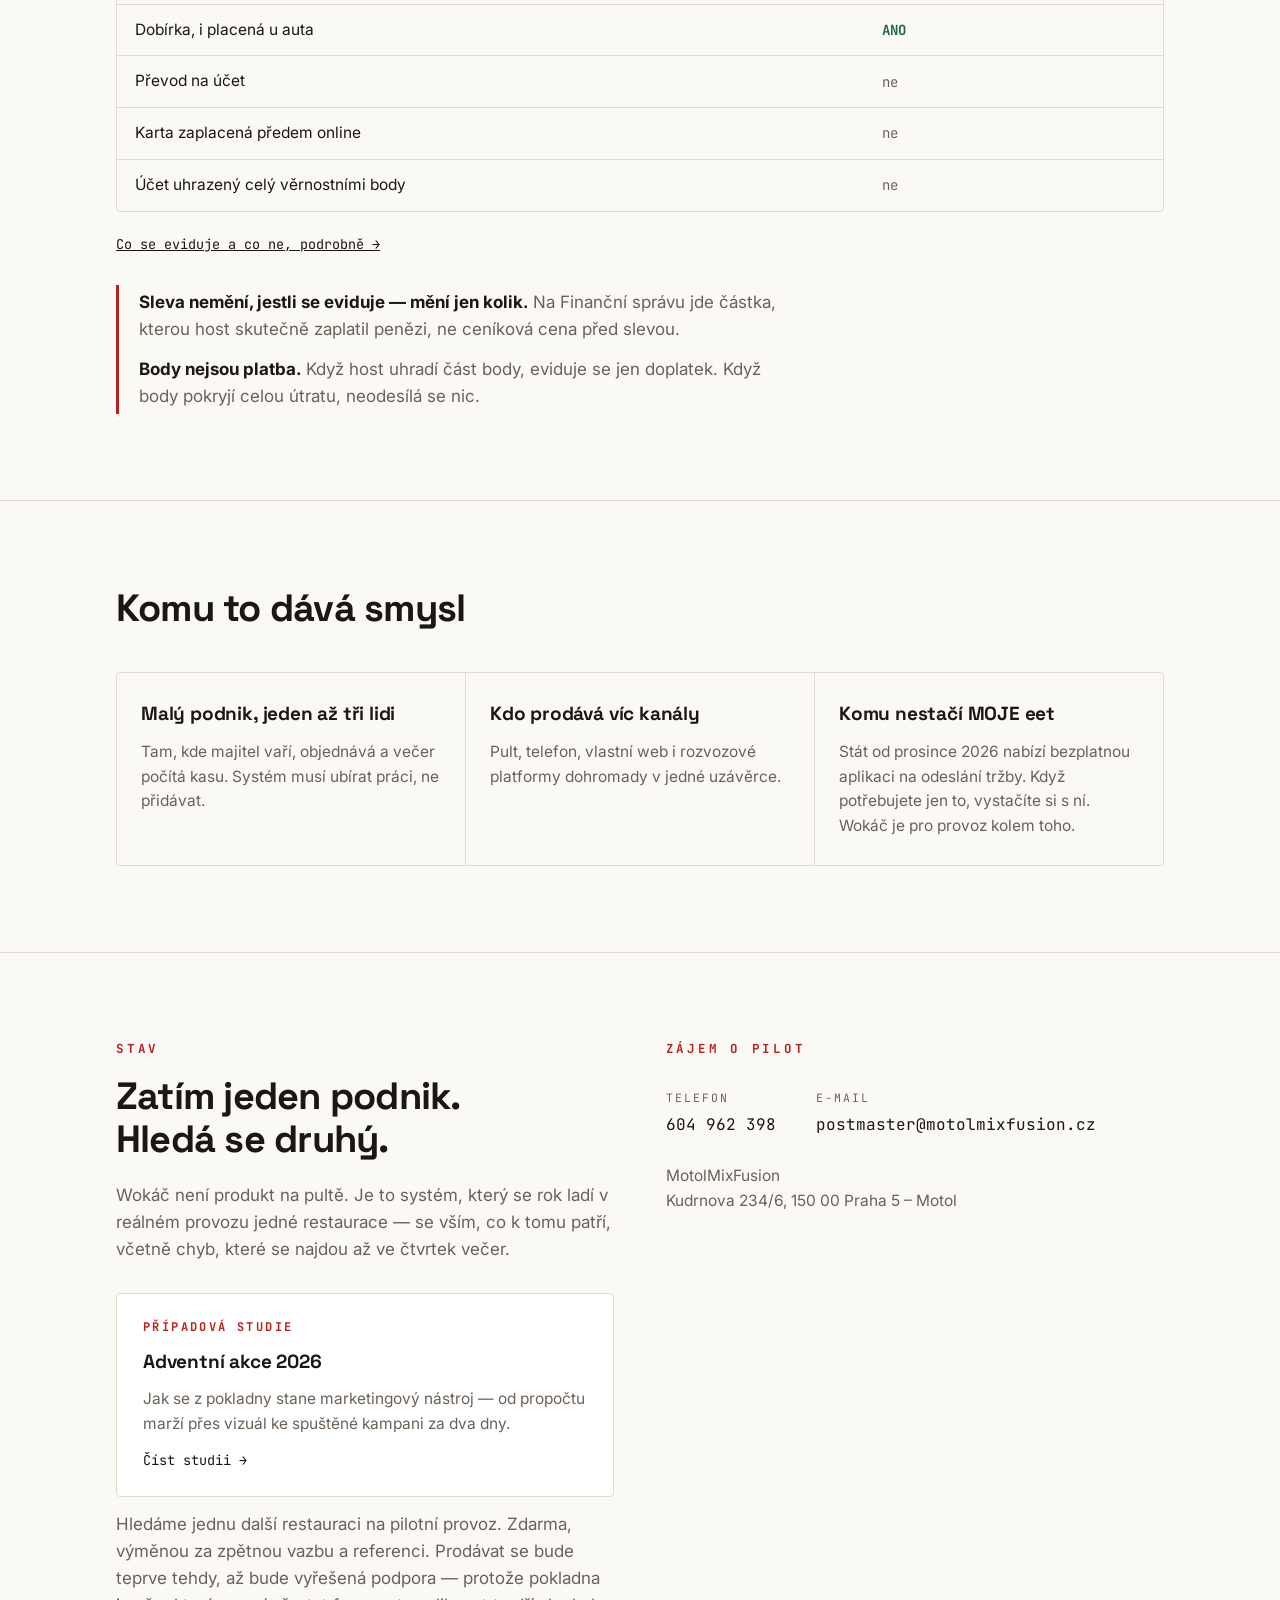
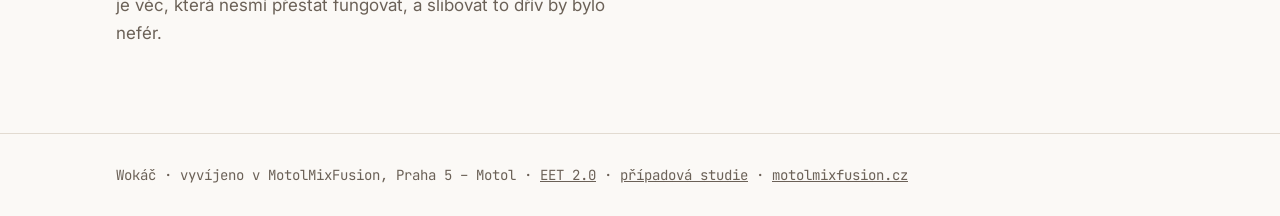
<file: wokac/index.html>
<!DOCTYPE html>
<html lang="cs">
<head>
<meta charset="UTF-8">
<meta name="viewport" content="width=device-width, initial-scale=1.0">
<title>Wokáč — pokladní systém pro restauraci</title>
<meta name="description" content="Wokáč je pokladní a provozní systém pro jednu restauraci: objednávky, kuchyň, rozvoz, sklad, sudy, uzávěrka a evidence tržeb podle EET 2.0. V provozu každý den.">
<link rel="canonical" href="https://motolmixfusion.cz/wokac/">
<link rel="icon" type="image/svg+xml" href="/images/wokac.svg">
<link rel="icon" href="/wokac/favicon.ico" sizes="any">
<meta property="og:type" content="website">
<meta property="og:title" content="Wokáč — pokladní systém pro restauraci">
<meta property="og:description" content="Pokladní a provozní systém postavený v jedné kuchyni pro jednu restauraci. Hledá se druhý podnik na pilotní provoz.">
<meta property="og:url" content="https://motolmixfusion.cz/wokac/">
<link rel="stylesheet" href="https://fonts.googleapis.com/css2?family=Space+Grotesk:wght@500;700&family=Inter:wght@400;500;700&family=JetBrains+Mono:wght@400;700&display=swap">
<style>
  /* Layout: single column, max 1080px. Kitchen-ticket motif for the module list;
     everything else quiet. Dark-first — a POS lives on a tablet in a dim kitchen. */
  :root{
    --bg:#131110;
    --surface:#1C1917;
    --fg:#F2EDE6;
    --dim:#A39A8E;
    --line:#332E29;
    --red:#D94F3D;
    --ok:#4FA87A;
    color-scheme:dark;
    --display:'Space Grotesk','Inter',system-ui,sans-serif;
    --body:'Inter',system-ui,-apple-system,sans-serif;
    --mono:'JetBrains Mono',ui-monospace,'SF Mono',Menlo,monospace;
  }
  @media (prefers-color-scheme: light){
    :root:not([data-theme="dark"]){
      --bg:#FBF9F6; --surface:#FFFFFF; --fg:#1A1715; --dim:#6B6157;
      --line:#E2DBD1; --red:#B5231C; --ok:#1F6B4A; color-scheme:light;
    }
  }
  :root[data-theme="light"]{
    --bg:#FBF9F6; --surface:#FFFFFF; --fg:#1A1715; --dim:#6B6157;
    --line:#E2DBD1; --red:#B5231C; --ok:#1F6B4A; color-scheme:light;
  }

  *{box-sizing:border-box}
  body{
    background:var(--bg); color:var(--fg);
    font-family:var(--body); font-size:17px; line-height:1.6;
    margin:0;
  }
  .wrap{
    max-width:1080px; margin:0 auto;
    padding-left:max(16px, env(safe-area-inset-left, 0px));
    padding-right:max(16px, env(safe-area-inset-right, 0px));
  }
  section{ padding-block:clamp(48px,7vw,86px) }
  section + section{ border-top:1px solid var(--line) }

  h1,h2,h3{ font-family:var(--display); text-wrap:balance; margin:0 }
  h1{ font-size:clamp(44px,8vw,86px); line-height:.97; font-weight:700; letter-spacing:-.035em }
  h2{ font-size:clamp(26px,3.6vw,38px); font-weight:700; letter-spacing:-.02em; line-height:1.14 }
  h3{ font-size:19px; font-weight:700; letter-spacing:-.01em }
  p{ margin:0 }

  .eyebrow{
    font-family:var(--mono); font-size:12.5px; font-weight:700;
    letter-spacing:.22em; text-transform:uppercase; color:var(--red);
  }

  /* HERO */
  .hero{
    margin-top:calc(-1 * env(safe-area-inset-top, 0px));
    padding-top:calc(env(safe-area-inset-top, 0px) + clamp(52px,8vw,96px));
    padding-bottom:clamp(52px,8vw,92px);
    border-bottom:1px solid var(--line);
  }
  .hero h1{ margin-top:22px }
  .hero h1 em{ font-style:normal; color:var(--red) }
  .lede{
    margin-top:26px; max-width:40ch; font-size:clamp(18px,2.2vw,22px);
    line-height:1.5; color:var(--dim);
  }
  .meta{
    margin-top:38px; display:flex; flex-wrap:wrap; gap:10px 14px;
    font-family:var(--mono); font-size:13px; color:var(--dim);
  }
  .meta span{ border:1px solid var(--line); border-radius:999px; padding:6px 13px }
  .meta span.live{ color:var(--ok); border-color:currentColor }

  .two{ display:grid; grid-template-columns:repeat(auto-fit,minmax(min(100%,320px),1fr)); gap:clamp(26px,4vw,56px) }
  .two > div > p{ margin-top:16px; color:var(--dim) }

  /* TICKET */
  .ticket{
    background:var(--surface); border:1px solid var(--line); border-radius:4px;
    padding:28px 26px 30px; font-family:var(--mono); font-size:14.5px;
    min-width:0;
  }
  .ticket .th{
    font-weight:700; letter-spacing:.16em; text-transform:uppercase; font-size:12px;
    color:var(--dim); padding-bottom:14px; margin-bottom:6px;
    border-bottom:1px dashed var(--line);
  }
  .ticket ul{ list-style:none; margin:0; padding:0 }
  .ticket li{
    display:flex; gap:12px; align-items:baseline;
    padding:9px 0; border-bottom:1px dashed var(--line); line-height:1.4;
  }
  .ticket li:last-child{ border-bottom:0 }
  .ticket li b{ color:var(--ok); font-weight:700; flex:none }

  /* CARDS */
  .cards{ margin-top:42px; display:grid; grid-template-columns:repeat(auto-fit,minmax(min(100%,260px),1fr)); gap:1px; background:var(--line); border:1px solid var(--line); border-radius:4px; overflow:hidden }
  .card{ background:var(--bg); padding:26px 24px; min-width:0 }
  .card p{ margin-top:10px; color:var(--dim); font-size:15.5px }

  /* EET TABLE */
  .scroller{ overflow-x:auto; margin-top:30px; border:1px solid var(--line); border-radius:4px }
  table{ border-collapse:collapse; width:100%; font-size:15.5px; min-width:420px }
  th,td{ text-align:left; padding:13px 18px; border-bottom:1px solid var(--line) }
  th{ font-family:var(--mono); font-size:12px; letter-spacing:.14em; text-transform:uppercase; color:var(--dim); font-weight:700 }
  tr:last-child td{ border-bottom:0 }
  td.y{ color:var(--ok); font-weight:700; font-family:var(--mono); font-size:14px }
  td.n{ color:var(--dim); font-family:var(--mono); font-size:14px }

  .rule{
    margin-top:30px; border-left:3px solid var(--red); padding:4px 0 4px 20px;
    color:var(--dim); max-width:62ch;
  }
  .rule b{ color:var(--fg) }
  .rule p + p{ margin-top:12px }

  /* CONTACT */
  .contact{ margin-top:30px; display:flex; flex-wrap:wrap; gap:12px 40px; font-family:var(--mono); font-size:16px }
  .contact div span{ display:block; font-size:11.5px; letter-spacing:.18em; text-transform:uppercase; color:var(--dim); margin-bottom:5px }
  footer{ border-top:1px solid var(--line); padding-block:30px; color:var(--dim); font-size:14px; font-family:var(--mono) }
  footer a{ color:var(--fg) }
  .ref{
    margin-top:30px; display:block; border:1px solid var(--line); border-radius:4px;
    padding:24px 26px; text-decoration:none; color:inherit; background:var(--surface);
  }
  .ref .k{ font-family:var(--mono); font-size:12px; font-weight:700; letter-spacing:.2em; text-transform:uppercase; color:var(--red) }
  .ref h3{ margin-top:10px }
  .ref p{ margin-top:9px; color:var(--dim); font-size:15.5px }
  .ref .go{ margin-top:14px; font-family:var(--mono); font-size:13.5px; color:var(--fg) }
</style>
</head>
<body>

<header class="hero">
  <div class="wrap">
    <div class="eyebrow">Pokladní a provozní systém</div>
    <h1>Wok<em>áč</em></h1>
    <p class="lede">Postavený v jedné kuchyni pro jednu restauraci, která ho potřebovala celý. Běží v ní každý den.</p>
    <div class="meta">
      <span class="live">● V provozu — MotolMixFusion, Praha 5</span>
      <span>EET 2.0 připraveno</span>
      <span>Evidenční jednotka 62951</span>
    </div>
  </div>
</header>

<section>
  <div class="wrap two">
    <div>
      <h2>Není to jen kasa</h2>
      <p>Většina pokladen umí vzít peníze a vytisknout účtenku. Jenže den v malé restauraci je něco jiného: objednávky z pultu, z telefonu i z rozvozu, kuchyň, která musí vědět co a kdy, sud, který se musí odepsat, večerní uzávěrka, která musí sedět s terminálem, a papíry pro hygienu.</p>
      <p>Wokáč dělá tohle všechno v jednom. Ne proto, že by to bylo chytré, ale proto, že to ta kuchyně potřebovala a nic na trhu to za rozumné peníze neuměl dohromady.</p>
    </div>
    <div class="ticket">
      <div class="th">Co systém pokrývá</div>
      <ul>
        <li><b>✓</b> Objednávky na místě, s sebou i na rozvoz</li>
        <li><b>✓</b> Kuchyňský displej</li>
        <li><b>✓</b> Sklad a odpisy</li>
        <li><b>✓</b> Evidence sudů a výtoče</li>
        <li><b>✓</b> Uzávěrky a párování plateb z terminálu</li>
        <li><b>✓</b> Podklady pro HACCP</li>
        <li><b>✓</b> Telefonní linka s příjmem objednávky</li>
        <li><b>✓</b> Věrnostní program</li>
        <li><b>✓</b> Evidence tržeb podle EET 2.0</li>
      </ul>
    </div>
  </div>
</section>

<section>
  <div class="wrap">
    <div class="eyebrow">Od 1. ledna 2027</div>
    <h2 style="margin-top:16px">EET 2.0 bez překvapení</h2>
    <p style="margin-top:20px;max-width:62ch;color:var(--dim)">Wokáč odesílá tržby na Finanční správu sám, včetně fronty pro výpadek spojení. Rozlišuje, co se evidovat musí a co ne — protože evidovat se nemusí zdaleka všechno.</p>

    <div class="scroller">
      <table>
        <thead><tr><th>Způsob platby</th><th>Eviduje se</th></tr></thead>
        <tbody>
          <tr><td>Hotovost</td><td class="y">ANO</td></tr>
          <tr><td>Karta na terminálu</td><td class="y">ANO</td></tr>
          <tr><td>QR platba na místě</td><td class="y">ANO</td></tr>
          <tr><td>Dobírka, i placená u auta</td><td class="y">ANO</td></tr>
          <tr><td>Převod na účet</td><td class="n">ne</td></tr>
          <tr><td>Karta zaplacená předem online</td><td class="n">ne</td></tr>
          <tr><td>Účet uhrazený celý věrnostními body</td><td class="n">ne</td></tr>
        </tbody>
      </table>
    </div>

    <p style="margin-top:22px;font-family:var(--mono);font-size:13.5px"><a href="/wokac/eet2.html" style="color:var(--fg)">Co se eviduje a co ne, podrobně &rarr;</a></p>

    <div class="rule">
      <p><b>Sleva nemění, jestli se eviduje — mění jen kolik.</b> Na Finanční správu jde částka, kterou host skutečně zaplatil penězi, ne ceníková cena před slevou.</p>
      <p><b>Body nejsou platba.</b> Když host uhradí část body, eviduje se jen doplatek. Když body pokryjí celou útratu, neodesílá se nic.</p>
    </div>
  </div>
</section>

<section>
  <div class="wrap">
    <h2>Komu to dává smysl</h2>
    <div class="cards">
      <div class="card">
        <h3>Malý podnik, jeden až tři lidi</h3>
        <p>Tam, kde majitel vaří, objednává a večer počítá kasu. Systém musí ubírat práci, ne přidávat.</p>
      </div>
      <div class="card">
        <h3>Kdo prodává víc kanály</h3>
        <p>Pult, telefon, vlastní web i rozvozové platformy dohromady v jedné uzávěrce.</p>
      </div>
      <div class="card">
        <h3>Komu nestačí MOJE eet</h3>
        <p>Stát od prosince 2026 nabízí bezplatnou aplikaci na odeslání tržby. Když potřebujete jen to, vystačíte si s ní. Wokáč je pro provoz kolem toho.</p>
      </div>
    </div>
  </div>
</section>

<section>
  <div class="wrap two">
    <div>
      <div class="eyebrow">Stav</div>
      <h2 style="margin-top:16px">Zatím jeden podnik. Hledá se druhý.</h2>
      <p style="margin-top:20px;color:var(--dim)">Wokáč není produkt na pultě. Je to systém, který se rok ladí v reálném provozu jedné restaurace — se vším, co k tomu patří, včetně chyb, které se najdou až ve čtvrtek večer.</p>
      <a class="ref" href="/wokac/studie.html">
        <div class="k">Případová studie</div>
        <h3>Adventní akce 2026</h3>
        <p>Jak se z pokladny stane marketingový nástroj — od propočtu marží přes vizuál ke spuštěné kampani za dva dny.</p>
        <div class="go">Číst studii →</div>
      </a>
      <p style="margin-top:14px;color:var(--dim)">Hledáme jednu další restauraci na pilotní provoz. Zdarma, výměnou za zpětnou vazbu a referenci. Prodávat se bude teprve tehdy, až bude vyřešená podpora — protože pokladna je věc, která nesmí přestat fungovat, a slibovat to dřív by bylo nefér.</p>
    </div>
    <div>
      <div class="eyebrow">Zájem o pilot</div>
      <div class="contact">
        <div><span>Telefon</span>604 962 398</div>
        <div><span>E-mail</span>postmaster@motolmixfusion.cz</div>
      </div>
      <p style="margin-top:26px;color:var(--dim);font-size:15.5px">MotolMixFusion<br>Kudrnova 234/6, 150 00 Praha 5 – Motol</p>
    </div>
  </div>
</section>

<footer>
  <div class="wrap">Wokáč · vyvíjeno v MotolMixFusion, Praha 5 – Motol · <a href="/wokac/eet2.html" style="color:inherit">EET 2.0</a> · <a href="/wokac/studie.html" style="color:inherit">případová studie</a> · <a href="https://motolmixfusion.cz/" style="color:inherit">motolmixfusion.cz</a></div>
</footer>
</body>
</html>
</file>
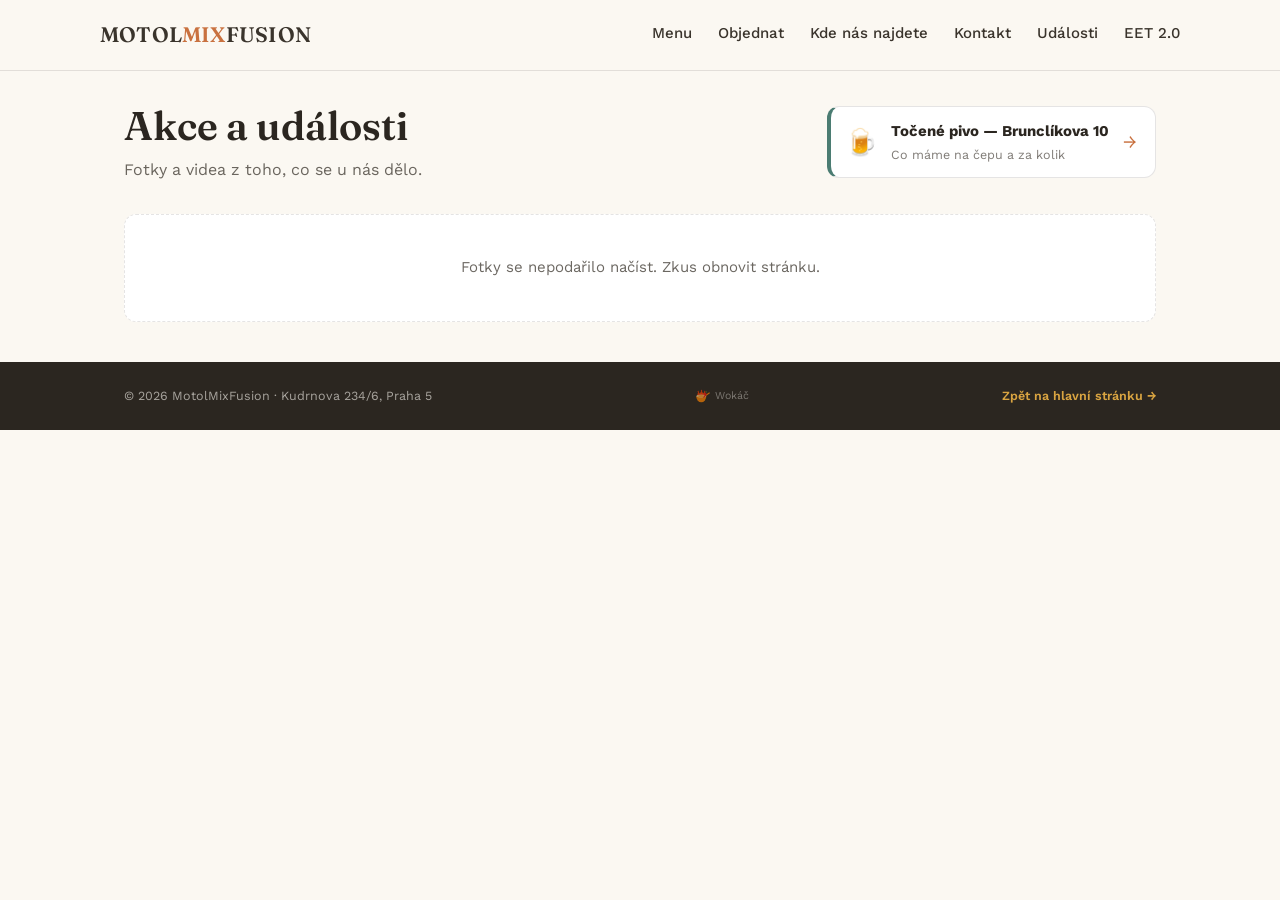
<file: akce.html>
<!DOCTYPE html>
<html lang="cs">
<head>
<meta charset="UTF-8">
<meta name="viewport" content="width=device-width, initial-scale=1.0">
<!-- ikona webu: soubory patri do korene repa vedle index.html -->
<link rel="icon" href="/favicon.ico" sizes="any">
<link rel="icon" type="image/png" href="/icon-192.png" sizes="192x192">
<link rel="icon" type="image/png" href="/icon-512.png" sizes="512x512">
<link rel="apple-touch-icon" href="/apple-touch-icon.png">
<title>Akce a události — MotolMixFusion, restaurace u FN Motol</title>
<meta name="description" content="Akce a události v MotolMixFusion — fotky a videa z focení jídel, oslav a dění v česko-asijské restauraci u FN Motol v Praze 5.">
<meta name="keywords" content="MotolMixFusion, mix fusion restaurant, restaurace Motol, jídelna Motol, motol jidelna, jidelna motol, akce restaurace Motol, události restaurace Praha 5, fotky jídel, focení menu, oslavy Motol, česká kuchyně, asijská kuchyně, thajská kuchyně, thai food near me, thai restaurants open now, restaurace Praha 5">
<link rel="stylesheet" href="style.css?v=3">
<link rel="preconnect" href="https://fonts.googleapis.com">
<link rel="preconnect" href="https://fonts.gstatic.com" crossorigin>
<link href="https://fonts.googleapis.com/css2?family=Fraunces:wght@500;600&family=Work+Sans:wght@400;500;600;700&display=swap" rel="stylesheet">
<style>
  /* ---------- galerie akcí ---------- */
  .akce-intro {
    padding: 32px 0 8px;
    display: flex;
    align-items: center;
    justify-content: space-between;
    gap: 24px;
    flex-wrap: wrap;
  }
  .akce-intro-text { flex: 1 1 320px; min-width: 0; }
  .akce-intro h1 { font-family: var(--font-display); font-size: clamp(28px, 4vw, 40px); margin: 0 0 8px; color: var(--ink); }
  .akce-intro p { margin: 0; color: rgba(58, 52, 44, 0.75); }

  /* odkaz na další stránku pod úvodem */
  .akce-cta {
    display: inline-flex; align-items: center; gap: 14px;
    flex: 0 0 auto; margin: 0; padding: 12px 18px 12px 14px;
    border: 1px solid var(--line); border-left: 4px solid var(--teal);
    border-radius: 12px; background: #fff; text-decoration: none; color: inherit;
    transition: transform 0.15s, box-shadow 0.15s, border-color 0.15s;
  }
  .akce-cta:hover {
    transform: translateY(-1px);
    box-shadow: 0 6px 18px rgba(43, 38, 32, 0.08);
    border-left-color: var(--terracotta);
  }
  .akce-cta-icon { font-size: 26px; line-height: 1; }
  .akce-cta-text { display: flex; flex-direction: column; gap: 2px; }
  .akce-cta-text strong { font-size: 15px; font-weight: 700; color: var(--ink); }
  .akce-cta-text small { font-size: 12.5px; color: rgba(58, 52, 44, 0.65); }
  .akce-cta-arrow { font-size: 18px; color: var(--terracotta); }
  @media (max-width: 700px) {
    .akce-intro { align-items: flex-start; gap: 16px; }
    .akce-cta { width: 100%; }
  }
  .akce-cta:hover .akce-cta-arrow { transform: translateX(2px); }

  .event { margin: 36px 0; }
  .event-head {
    display: flex; align-items: baseline; gap: 12px; flex-wrap: wrap;
    border-bottom: 2px solid var(--teal); padding-bottom: 8px; margin-bottom: 8px;
  }
  .event-title { font-family: var(--font-display); font-size: 24px; font-weight: 600; color: var(--terracotta); }
  .event-date {
    font-size: 12px; font-weight: 700; color: rgba(58, 52, 44, 0.75);
    background: rgba(75, 124, 114, 0.14); padding: 3px 10px; border-radius: 20px; white-space: nowrap;
  }
  .event-desc { font-size: 15px; line-height: 1.6; margin: 0 0 14px; white-space: pre-line; }
  .event-count { font-size: 12px; color: rgba(58, 52, 44, 0.65); margin-bottom: 14px; }

  .gallery { display: grid; grid-template-columns: repeat(3, 1fr); gap: 14px; }
  @media (max-width: 700px) { .gallery { grid-template-columns: 1fr 1fr; gap: 10px; } }
  @media (max-width: 420px) { .gallery { grid-template-columns: 1fr; } }

  .shot { margin: 0; display: flex; flex-direction: column; gap: 6px; }
  .shot-caption { font-size: 12.5px; line-height: 1.35; color: rgba(58, 52, 44, 0.75); text-align: center; }

  .tile {
    position: relative; aspect-ratio: 4 / 3; border-radius: 12px; overflow: hidden;
    border: 1px solid var(--line); background: var(--cream-panel);
    cursor: pointer; padding: 0; width: 100%; display: block;
  }
  .tile img, .tile video { width: 100%; height: 100%; object-fit: cover; display: block; transition: transform 0.25s; }
  .tile:hover img, .tile:hover video { transform: scale(1.04); }
  .tile .play-badge {
    position: absolute; inset: 0; display: flex; align-items: center; justify-content: center;
    background: rgba(43, 38, 32, 0.28); color: #fff; font-size: 34px; pointer-events: none;
    text-shadow: 0 2px 8px rgba(0, 0, 0, 0.4);
  }
  .tile .yt-label {
    position: absolute; left: 8px; bottom: 8px; background: rgba(43, 38, 32, 0.8); color: #fff;
    font-size: 10px; font-weight: 700; letter-spacing: 0.5px; padding: 3px 8px; border-radius: 20px;
    pointer-events: none;
  }

  .akce-note {
    text-align: center; font-size: 15px; line-height: 1.7; color: rgba(58, 52, 44, 0.75);
    background: #fff; border: 1px dashed var(--line); border-radius: 12px; padding: 40px 24px; margin: 24px 0 40px;
  }
  .akce-note code { background: rgba(75, 124, 114, 0.12); padding: 2px 6px; border-radius: 5px; font-size: 13px; color: var(--ink); }

  /* ---------- lightbox ---------- */
  .lightbox {
    position: fixed; inset: 0; background: rgba(20, 17, 14, 0.94);
    display: none; align-items: center; justify-content: center; z-index: 200; padding: 20px;
  }
  .lightbox.show { display: flex; }
  .lightbox img, .lightbox video, .lightbox iframe { max-width: 100%; max-height: 82vh; border-radius: 10px; background: #000; }
  .lightbox iframe { width: min(960px, 100%); aspect-ratio: 16 / 9; height: auto; border: 0; }
  .lb-close, .lb-nav {
    position: absolute; background: rgba(255, 255, 255, 0.14); color: #fff; border: none;
    border-radius: 50%; cursor: pointer; display: flex; align-items: center; justify-content: center;
  }
  .lb-close { top: 16px; right: 16px; width: 44px; height: 44px; font-size: 24px; }
  .lb-nav { top: 50%; transform: translateY(-50%); width: 50px; height: 50px; font-size: 26px; }
  .lb-prev { left: 14px; }
  .lb-next { right: 14px; }
  .lb-caption { position: absolute; bottom: 18px; left: 0; right: 0; text-align: center; color: rgba(255, 255, 255, 0.75); font-size: 12px; padding: 0 20px; }
</style>
  <link rel="canonical" href="https://motolmixfusion.cz/akce.html">
</head>
<body>

<header class="topbar">
  <div class="wrap topbar-inner">
    <div class="logo">MOTOL<span>MIX</span>FUSION</div>
    <nav class="topnav">
      <details class="nav-dropdown">
        <summary data-i18n="nav.menu">Menu</summary>
        <div class="nav-dropdown-list">
          <a href="index.html#menu" data-i18n="nav.menuGo">Jídelníček to GO</a>
          <a href="index2.html#menu2" data-i18n="nav.menuRestaurant">Restaurační menu</a>
          <a href="index.html#italske" data-i18n="nav.menuItaly">Italské pondělí</a>
        </div>
      </details>
      <a href="index.html#objednat" data-i18n="nav.order">Objednat</a>
      <a href="index.html#kde" data-i18n="nav.location">Kde nás najdete</a>
      <a href="index.html#kontakt" data-i18n="nav.contact">Kontakt</a>
      <a href="akce.html" data-i18n="nav.events" aria-current="page">Události</a>
      <a href="/wokac/eet2.html" data-i18n="nav.eet">EET 2.0</a>
    </nav>
  </div>
</header>

<main>
  <div class="wrap">
    <div class="akce-intro">
      <div class="akce-intro-text">
        <h1>Akce a události</h1>
        <p>Fotky a videa z toho, co se u nás dělo.</p>
      </div>

      <a class="akce-cta" href="brunclikova-10_draft_beer.html">
        <span class="akce-cta-icon" aria-hidden="true">🍺</span>
        <span class="akce-cta-text">
          <strong>Točené pivo — Brunclíkova 10</strong>
          <small>Co máme na čepu a za kolik</small>
        </span>
        <span class="akce-cta-arrow" aria-hidden="true">→</span>
      </a>
    </div>
    <div id="events">
      <p class="akce-note">Načítám…</p>
    </div>
  </div>
</main>

<footer class="site-footer">
  <div class="wrap footer-inner">
    <span data-i18n="footer.rights">© 2026 MotolMixFusion · Kudrnova 234/6, Praha 5</span>
    <!-- Pokladni system, na kterem podnik bezi. Patri na verejne stranky, ne
         do samotne pokladny - tam je to samozrejmost. -->
    <a href="/wokac/" title="Pokladní systém, na kterém restaurace běží"
       style="display:inline-flex;align-items:center;gap:5px;margin-left:10px;
              font-size:.85em;opacity:.65;color:inherit;text-decoration:none;">
      <img src="/images/wokac.svg" alt="" width="14" height="14" style="display:block;border-radius:3px;">Wokáč</a>
    <a href="index.html" class="footer-eve-link">Zpět na hlavní stránku →</a>
  </div>
</footer>

<div class="lightbox" id="lightbox" onclick="if(event.target===this)closeLightbox()">
  <button class="lb-close" onclick="closeLightbox()" aria-label="Zavřít">✕</button>
  <button class="lb-nav lb-prev" onclick="event.stopPropagation();navLightbox(-1)" aria-label="Předchozí">‹</button>
  <div id="lightboxBody"></div>
  <button class="lb-nav lb-next" onclick="event.stopPropagation();navLightbox(1)" aria-label="Další">›</button>
  <div class="lb-caption" id="lightboxCaption"></div>
</div>

<script src="akce.js"></script>
<script>
  // Fotky i videa jsou v tomhle repu ve slozce images/akce/<RRRR-MM-DD_nazev>/
  initAkce({
    repo: 'SheGa5/Shega5.github.io',
    path: 'images/akce',
    base: 'images/akce/'
  });
</script>
<script src="visit.js?v=4"></script>
</body>
</html>
</file>
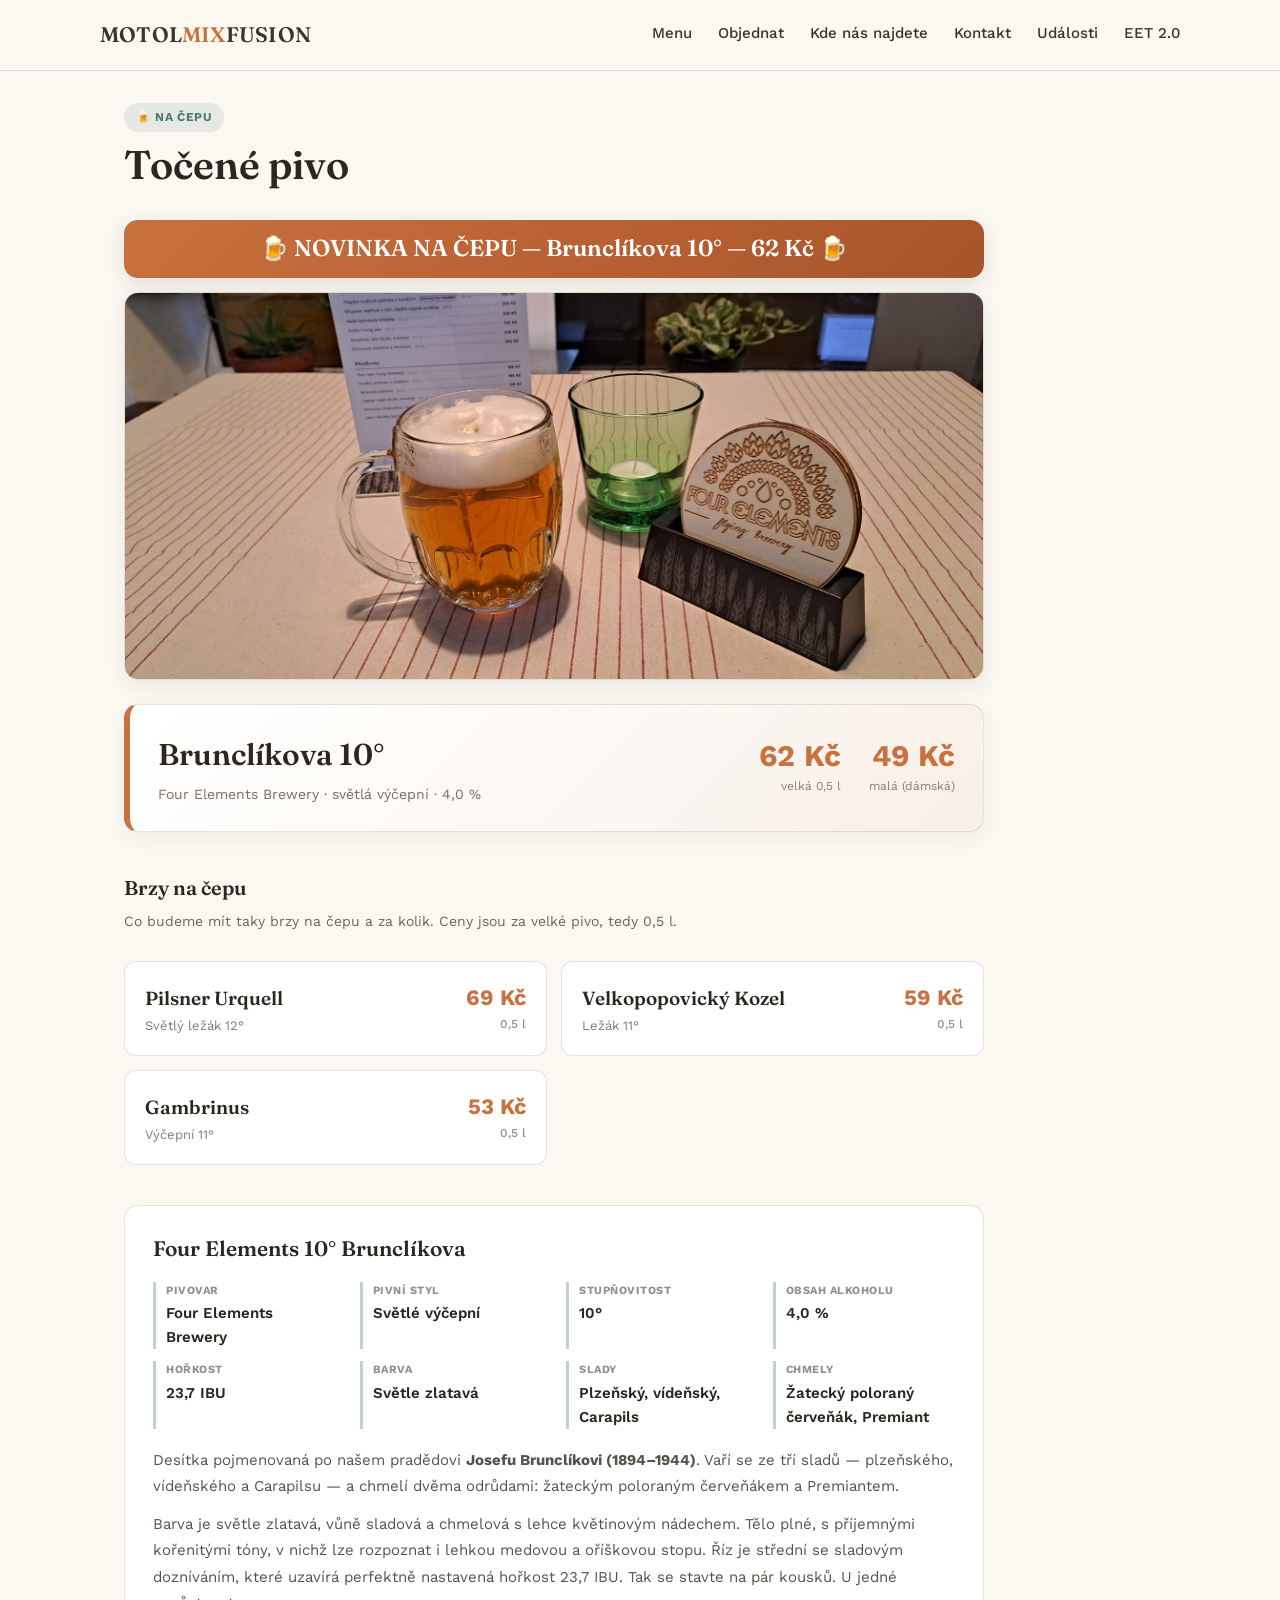
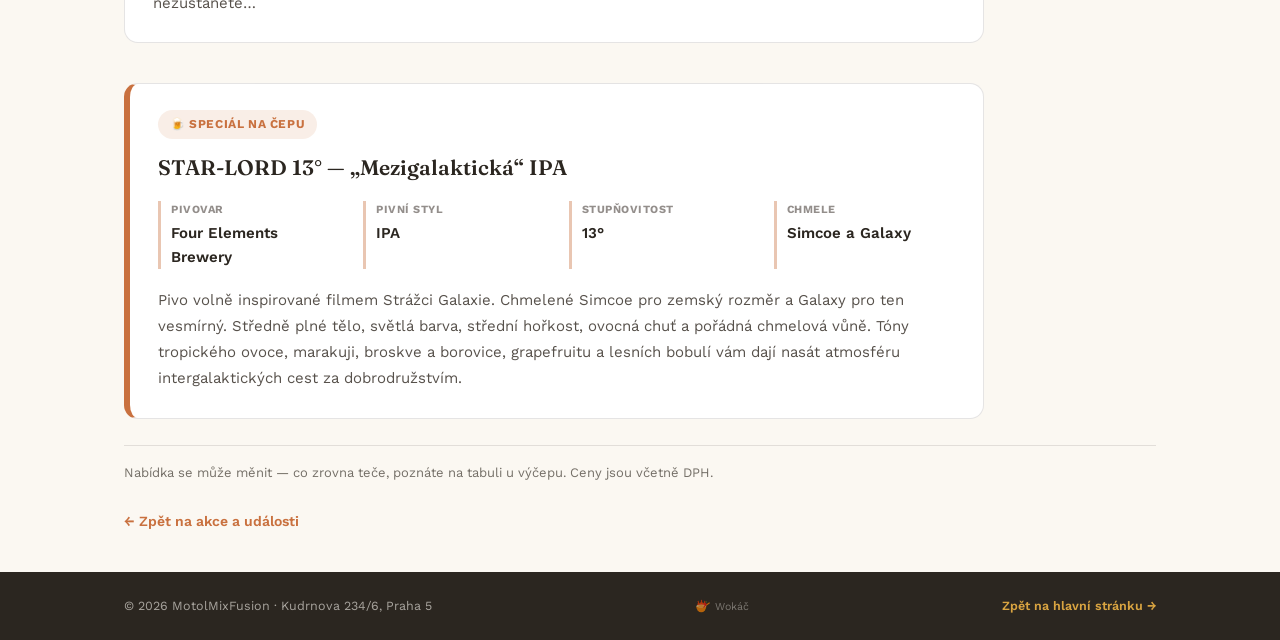
<file: brunclikova-10_draft_beer.html>
<!DOCTYPE html>
<html lang="cs">
<head>
<meta charset="UTF-8">
<meta name="viewport" content="width=device-width, initial-scale=1.0">
<!-- ikona webu: soubory patri do korene repa vedle index.html -->
<link rel="icon" href="/favicon.ico" sizes="any">
<link rel="icon" type="image/png" href="/icon-192.png" sizes="192x192">
<link rel="icon" type="image/png" href="/icon-512.png" sizes="512x512">
<link rel="apple-touch-icon" href="/apple-touch-icon.png">
<title>Točené pivo — Brunclíkova 10° | MotolMixFusion</title>
<meta name="description" content="Točené pivo Brunclíkova 10° od Four Elements Brewery — světlá výčepní 4,0 %, 23,7 IBU, plzeňský a vídeňský slad, žatecký červeňák a Premiant. Velká 0,5 l za 62 Kč, malá za 49 Kč. Na čepu i speciál STAR-LORD 13° „Mezigalaktická“ IPA. Brzy i Pilsner Urquell, Velkopopovický Kozel a Gambrinus.">
<meta name="keywords" content="točené pivo Praha 6, Brunclíkova 10°, Four Elements Brewery, STAR-LORD 13, mezigalakticka IPA, IPA na cepu Praha, světlá výčepní 10°, Pilsner Urquell točené, Kozel 11, Gambrinus 11, pivo Praha 6 Petřiny, MotolMixFusion">
<link rel="stylesheet" href="style.css?v=3">
<link rel="preconnect" href="https://fonts.googleapis.com">
<link rel="preconnect" href="https://fonts.gstatic.com" crossorigin>
<link href="https://fonts.googleapis.com/css2?family=Fraunces:wght@500;600&family=Work+Sans:wght@400;500;600;700&display=swap" rel="stylesheet">
<style>
  /* ---------- točené pivo ---------- */
  .beer-intro { padding: 32px 0 4px; }
  .beer-intro h1 {
    font-family: var(--font-display); font-size: clamp(28px, 4vw, 40px);
    margin: 0 0 8px; color: var(--ink);
  }
  .beer-intro .beer-place {
    display: inline-flex; align-items: center; gap: 8px; margin: 0 0 10px;
    font-size: 12px; font-weight: 700; letter-spacing: 0.6px; text-transform: uppercase;
    color: var(--teal); background: rgba(75, 124, 114, 0.12);
    padding: 5px 12px; border-radius: 20px;
  }
  .beer-intro p { margin: 0; color: rgba(58, 52, 44, 0.75); max-width: 60ch; }

  /* novinka na čepu — pruh nad hlavním pivem a fotka pod ním */
  .beer-news {
    display: flex; align-items: center; justify-content: center; gap: 10px;
    flex-wrap: wrap; text-align: center;
    margin: 20px 0 0; padding: 14px 20px; max-width: 860px;
    font-family: var(--font-display); font-size: clamp(17px, 2.4vw, 23px);
    font-weight: 600; line-height: 1.3; color: #fff;
    background: linear-gradient(135deg, var(--terracotta) 0%, #a8532a 100%);
    border-radius: 14px;
    box-shadow: 0 6px 20px rgba(43, 38, 32, 0.12);
  }
  .beer-news-photo { margin: 14px 0 0; max-width: 860px; }
  .beer-news-photo img {
    display: block; width: 100%; height: auto;
    border-radius: 14px; border: 1px solid var(--line);
    box-shadow: 0 6px 20px rgba(43, 38, 32, 0.08);
  }

  /* hlavní pivo — zvýrazněné nad ostatními */
  .beer-hero {
    display: flex; align-items: center; justify-content: space-between;
    flex-wrap: wrap; gap: 20px;
    margin: 24px 0 0; padding: 26px 28px; max-width: 860px;
    border: 1px solid var(--line); border-left: 6px solid var(--terracotta);
    border-radius: 14px;
    background: linear-gradient(135deg, #fff 0%, rgba(201, 113, 63, 0.06) 100%);
    box-shadow: 0 6px 20px rgba(43, 38, 32, 0.06);
  }
  .beer-hero-main { flex: 1 1 260px; min-width: 0; }
  .beer-hero-name {
    font-family: var(--font-display); font-size: clamp(24px, 3vw, 30px);
    font-weight: 600; color: var(--ink); margin: 0 0 4px;
  }
  .beer-hero-note { font-size: 14px; color: rgba(58, 50, 43, 0.7); margin: 0; }
  .beer-hero-prices { display: flex; gap: 28px; flex: 0 0 auto; }
  .beer-hero-price { text-align: right; }
  .beer-hero-price strong {
    display: block; font-size: 30px; font-weight: 700; color: var(--terracotta); line-height: 1.1;
  }
  .beer-hero-price small { font-size: 12px; color: rgba(58, 50, 43, 0.6); }

  .beer-soon {
    font-family: var(--font-display); font-size: 20px; font-weight: 600;
    color: var(--ink); margin: 40px 0 6px;
  }
  .beer-soon-note { margin: 0; font-size: 14px; color: rgba(58, 52, 44, 0.75); max-width: 860px; }

  .beer-list {
    display: grid; grid-template-columns: 1fr 1fr;
    gap: 14px; margin: 28px 0 0; max-width: 860px;
  }
  @media (max-width: 620px) { .beer-list { grid-template-columns: 1fr; } }
  .beer {
    display: flex; align-items: baseline; gap: 14px;
    border: 1px solid var(--line); border-radius: 12px;
    background: #fff; padding: 18px 20px;
  }
  .beer-main { flex: 1; min-width: 0; }
  .beer-name {
    font-family: var(--font-display); font-size: 19px; font-weight: 600;
    color: var(--ink); margin: 0 0 3px;
  }
  .beer-note { font-size: 13px; color: rgba(58, 52, 44, 0.65); margin: 0; }
  .beer-price {
    font-size: 22px; font-weight: 700; color: var(--terracotta); white-space: nowrap;
  }
  .beer-price small { font-size: 12px; font-weight: 500; color: rgba(58, 52, 44, 0.55); display: block; text-align: right; }

  /* popis piva pod cenami */
  .beer-about {
    max-width: 860px; margin: 40px 0 0; padding: 26px 28px;
    background: #fff; border: 1px solid var(--line); border-radius: 14px;
  }
  .beer-about-title {
    font-family: var(--font-display); font-size: 21px; font-weight: 600;
    color: var(--ink); margin: 0 0 16px;
  }
  .beer-specs {
    list-style: none; margin: 0 0 18px; padding: 0;
    display: grid; grid-template-columns: repeat(auto-fit, minmax(170px, 1fr)); gap: 12px 24px;
  }
  .beer-specs li {
    display: flex; flex-direction: column; gap: 2px;
    border-left: 3px solid rgba(75, 124, 114, 0.35); padding-left: 10px;
  }
  .beer-specs span {
    font-size: 11px; font-weight: 700; letter-spacing: 0.5px; text-transform: uppercase;
    color: rgba(58, 50, 43, 0.55);
  }
  .beer-specs strong { font-size: 15px; font-weight: 600; color: var(--ink); }
  .beer-about-text { margin: 0; font-size: 15px; line-height: 1.75; color: rgba(58, 50, 43, 0.85); }
  /* special na cepu - stejny blok jako .beer-about, jen odliseny barvou */
  .beer-about.is-special { border-left: 6px solid var(--terracotta); }
  .beer-about.is-special .beer-specs li { border-left-color: rgba(201, 113, 63, 0.4); }
  .beer-special-tag {
    display: inline-flex; align-items: center; gap: 8px; margin: 0 0 12px;
    font-size: 12px; font-weight: 700; letter-spacing: 0.6px; text-transform: uppercase;
    color: var(--terracotta); background: rgba(201, 113, 63, 0.12);
    padding: 5px 12px; border-radius: 20px;
  }

  .beer-foot {
    margin: 26px 0 0; font-size: 13px; line-height: 1.7; color: rgba(58, 52, 44, 0.7);
    border-top: 1px solid var(--line); padding-top: 16px;
  }
  .beer-back {
    display: inline-flex; align-items: center; gap: 8px; margin: 26px 0 40px;
    font-size: 14px; font-weight: 600; color: var(--terracotta); text-decoration: none;
  }
  .beer-back:hover { text-decoration: underline; }
</style>
</head>
<body>

<header class="topbar">
  <div class="wrap topbar-inner">
    <div class="logo">MOTOL<span>MIX</span>FUSION</div>
    <nav class="topnav">
      <details class="nav-dropdown">
        <summary data-i18n="nav.menu">Menu</summary>
        <div class="nav-dropdown-list">
          <a href="index.html#menu" data-i18n="nav.menuGo">Jídelníček to GO</a>
          <a href="index2.html#menu2" data-i18n="nav.menuRestaurant">Restaurační menu</a>
          <a href="index.html#italske" data-i18n="nav.menuItaly">Italské pondělí</a>
        </div>
      </details>
      <a href="index.html#objednat" data-i18n="nav.order">Objednat</a>
      <a href="index.html#kde" data-i18n="nav.location">Kde nás najdete</a>
      <a href="index.html#kontakt" data-i18n="nav.contact">Kontakt</a>
      <a href="akce.html" data-i18n="nav.events">Události</a>
      <a href="/wokac/eet2.html" data-i18n="nav.eet">EET 2.0</a>
    </nav>
  </div>
</header>

<main>
  <div class="wrap">
    <div class="beer-intro">
      <p class="beer-place">🍺 Na čepu</p>
      <h1>Točené pivo</h1>
    </div>

    <p class="beer-news">🍺 NOVINKA NA ČEPU — Brunclíkova 10° — 62 Kč 🍺</p>

    <!-- width/height drzi misto uz pred nactenim, aby stranka nepodskocila -->
    <figure class="beer-news-photo">
      <img src="images/drink/p_brunclikova-cep.jpg" alt="Točená Brunclíkova 10° na výčepu v MotolMixFusion"
           width="1800" height="810" loading="lazy"
           onerror="this.closest('.beer-news-photo').style.display='none'">
    </figure>

    <div class="beer-hero">
      <div class="beer-hero-main">
        <p class="beer-hero-name">Brunclíkova 10°</p>
        <p class="beer-hero-note">Four Elements Brewery · světlá výčepní · 4,0 %</p>
      </div>
      <div class="beer-hero-prices">
        <div class="beer-hero-price">
          <strong>62 Kč</strong>
          <small>velká 0,5 l</small>
        </div>
        <div class="beer-hero-price">
          <strong>49 Kč</strong>
          <small>malá (dámská)</small>
        </div>
      </div>
    </div>

    <h2 class="beer-soon">Brzy na čepu</h2>
    <p class="beer-soon-note">Co budeme mít taky brzy na čepu a za kolik. Ceny jsou za velké pivo, tedy 0,5 l.</p>

    <div class="beer-list">
      <div class="beer">
        <div class="beer-main">
          <p class="beer-name">Pilsner Urquell</p>
          <p class="beer-note">Světlý ležák 12°</p>
        </div>
        <div class="beer-price">69 Kč<small>0,5 l</small></div>
      </div>

      <div class="beer">
        <div class="beer-main">
          <p class="beer-name">Velkopopovický Kozel</p>
          <p class="beer-note">Ležák 11°</p>
        </div>
        <div class="beer-price">59 Kč<small>0,5 l</small></div>
      </div>

      <div class="beer">
        <div class="beer-main">
          <p class="beer-name">Gambrinus</p>
          <p class="beer-note">Výčepní 11°</p>
        </div>
        <div class="beer-price">53 Kč<small>0,5 l</small></div>
      </div>

    </div>

    <section class="beer-about">
      <h2 class="beer-about-title">Four Elements 10° Brunclíkova</h2>

      <ul class="beer-specs">
        <li><span>Pivovar</span><strong>Four Elements Brewery</strong></li>
        <li><span>Pivní styl</span><strong>Světlé výčepní</strong></li>
        <li><span>Stupňovitost</span><strong>10°</strong></li>
        <li><span>Obsah alkoholu</span><strong>4,0 %</strong></li>
        <li><span>Hořkost</span><strong>23,7 IBU</strong></li>
        <li><span>Barva</span><strong>Světle zlatavá</strong></li>
        <li><span>Slady</span><strong>Plzeňský, vídeňský, Carapils</strong></li>
        <li><span>Chmely</span><strong>Žatecký poloraný červeňák, Premiant</strong></li>
      </ul>

      <p class="beer-about-text">
        Desítka pojmenovaná po našem pradědovi <strong>Josefu Brunclíkovi (1894–1944)</strong>.
        Vaří se ze tří sladů — plzeňského, vídeňského a Carapilsu — a chmelí dvěma
        odrůdami: žateckým poloraným červeňákem a Premiantem.
      </p>
      <p class="beer-about-text" style="margin-top:12px;">
        Barva je světle zlatavá, vůně sladová a chmelová s lehce květinovým nádechem.
        Tělo plné, s příjemnými kořenitými tóny, v nichž lze rozpoznat i lehkou medovou
        a oříškovou stopu. Říz je střední se sladovým dozníváním, které uzavírá
        perfektně nastavená hořkost 23,7 IBU. Tak se stavte na pár kousků.
        U jedné nezůstanete…
      </p>
    </section>

    <section class="beer-about is-special">
      <p class="beer-special-tag">🍺 Speciál na čepu</p>
      <h2 class="beer-about-title">STAR-LORD 13° — „Mezigalaktická“ IPA</h2>

      <ul class="beer-specs">
        <li><span>Pivovar</span><strong>Four Elements Brewery</strong></li>
        <li><span>Pivní styl</span><strong>IPA</strong></li>
        <li><span>Stupňovitost</span><strong>13°</strong></li>
        <li><span>Chmele</span><strong>Simcoe a Galaxy</strong></li>
      </ul>

      <p class="beer-about-text">
        Pivo volně inspirované filmem Strážci Galaxie. Chmelené Simcoe pro zemský
        rozměr a Galaxy pro ten vesmírný. Středně plné tělo, světlá barva, střední
        hořkost, ovocná chuť a pořádná chmelová vůně. Tóny tropického ovoce,
        marakuji, broskve a borovice, grapefruitu a lesních bobulí vám dají nasát
        atmosféru intergalaktických cest za dobrodružstvím.
      </p>
    </section>

    <p class="beer-foot">
      Nabídka se může měnit — co zrovna teče, poznáte na tabuli u výčepu.
      Ceny jsou včetně DPH.
    </p>

    <a class="beer-back" href="akce.html">← Zpět na akce a události</a>
  </div>
</main>

<footer class="site-footer">
  <div class="wrap footer-inner">
    <span data-i18n="footer.rights">© 2026 MotolMixFusion · Kudrnova 234/6, Praha 5</span>
    <!-- Pokladni system, na kterem podnik bezi. Patri na verejne stranky, ne
         do samotne pokladny - tam je to samozrejmost. -->
    <a href="/wokac/" title="Pokladní systém, na kterém restaurace běží"
       style="display:inline-flex;align-items:center;gap:5px;margin-left:10px;
              font-size:.85em;opacity:.65;color:inherit;text-decoration:none;">
      <img src="/images/wokac.svg" alt="" width="14" height="14" style="display:block;border-radius:3px;">Wokáč</a>
    <a href="index.html" class="footer-eve-link">Zpět na hlavní stránku →</a>
  </div>
</footer>

<script src="lang.js"></script>
<script src="visit.js?v=4"></script>
</body>
</html>
</file>
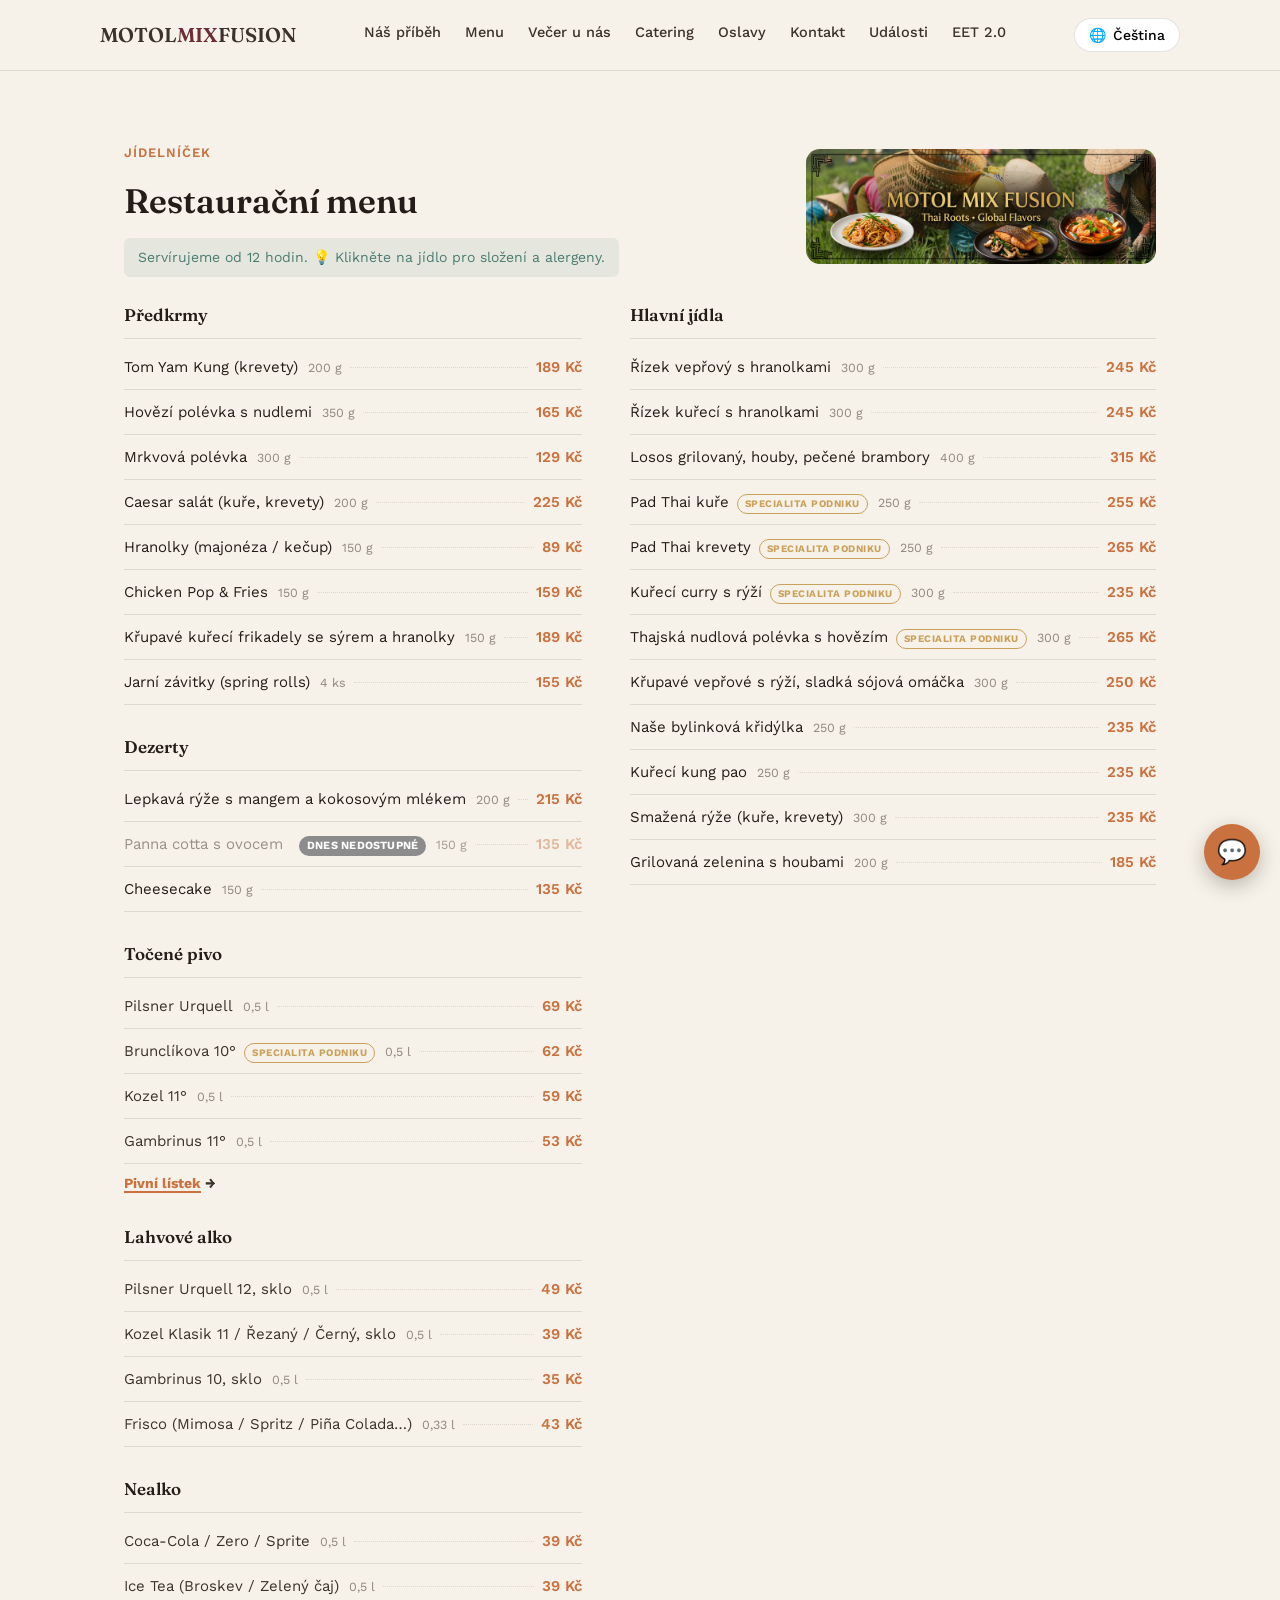
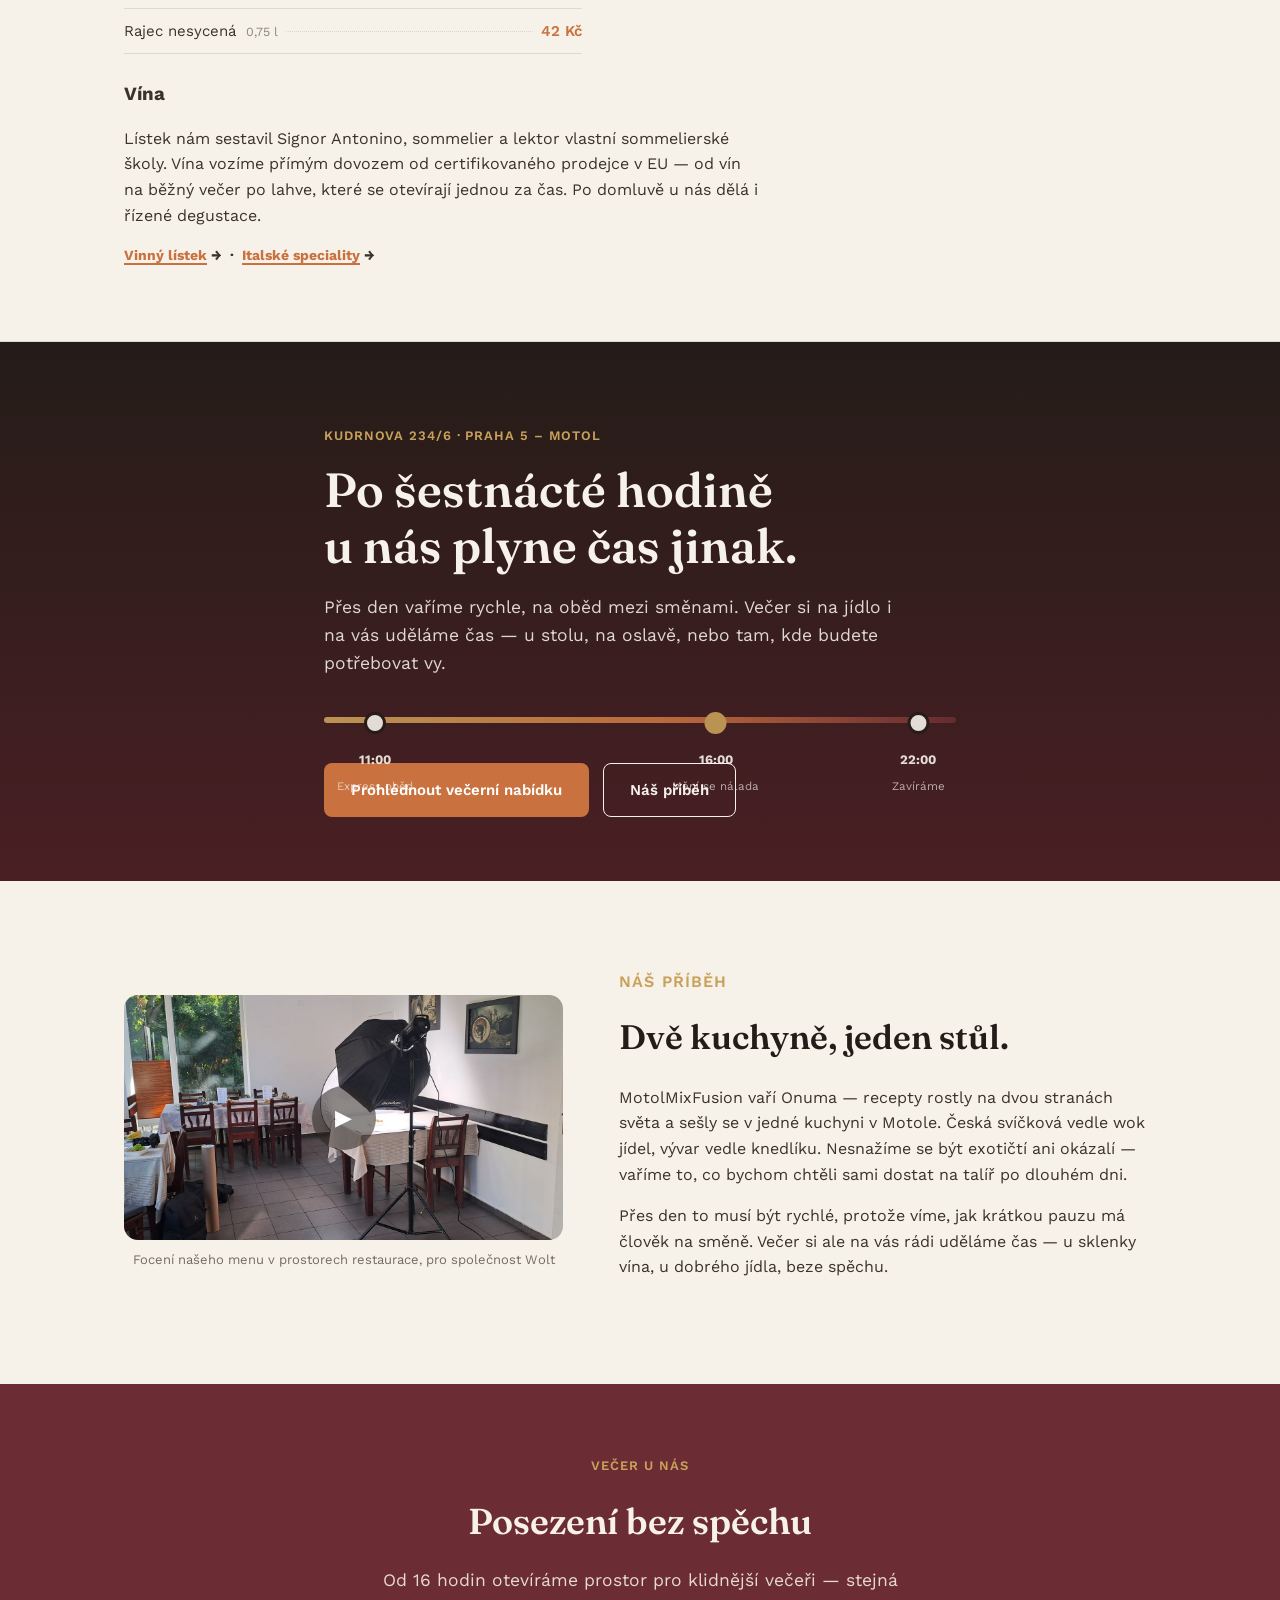
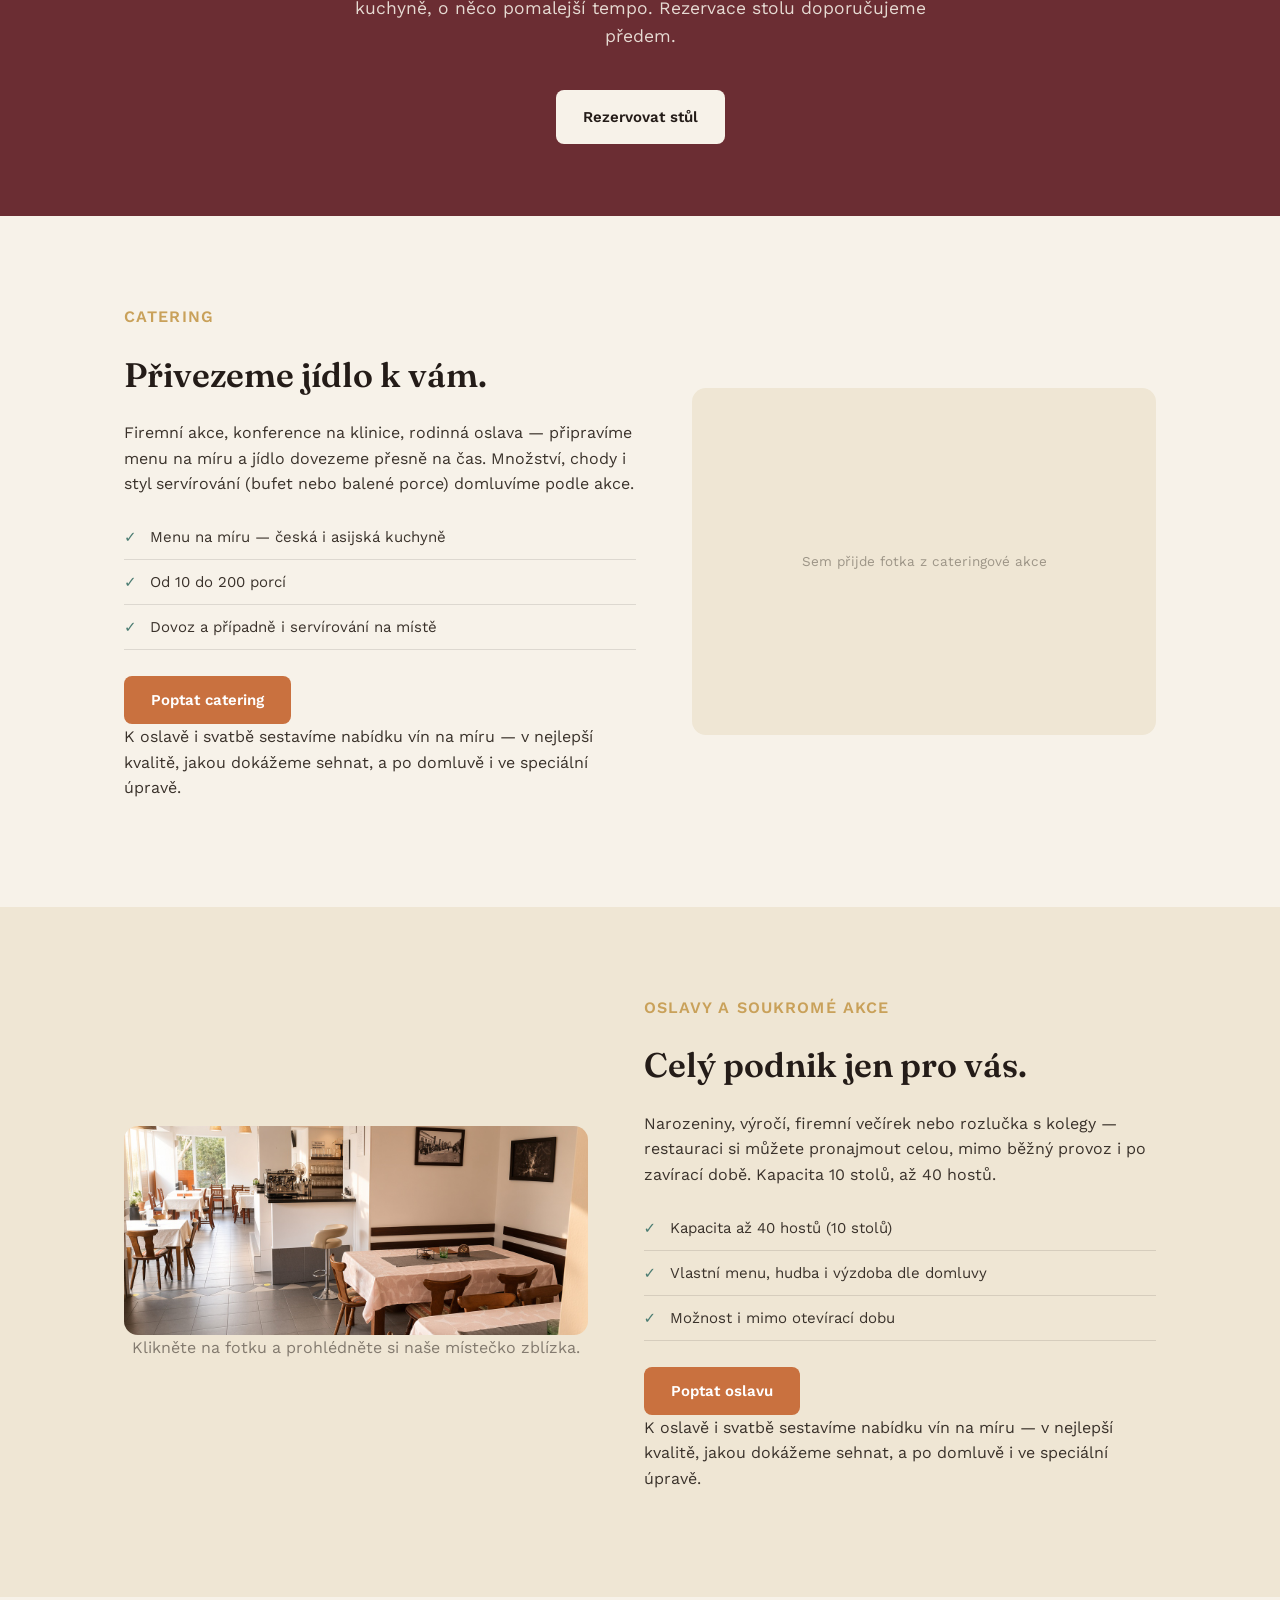
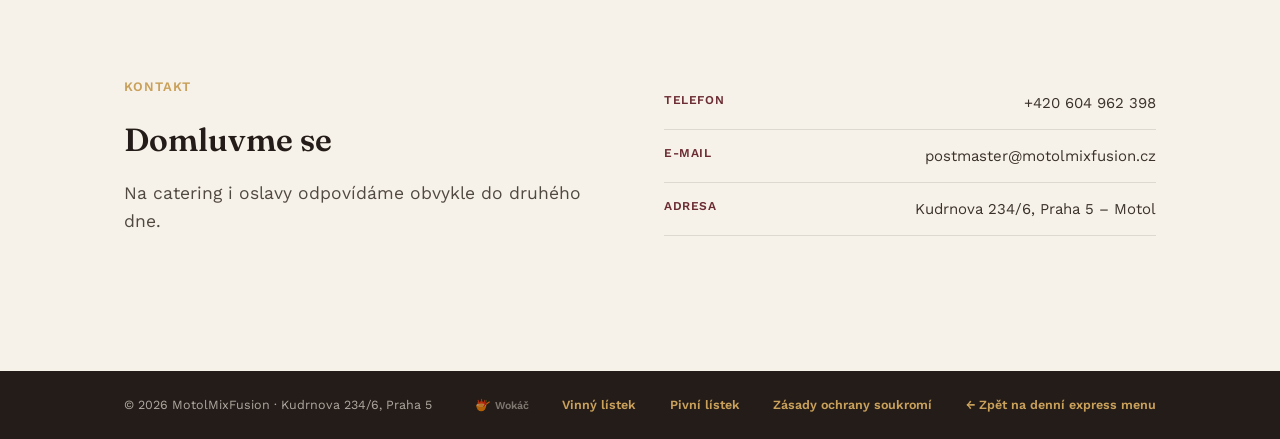
<file: index2.html>
<!DOCTYPE html>
<html lang="cs">
<head>
<meta charset="UTF-8">
<meta name="viewport" content="width=device-width, initial-scale=1.0">
<!-- ikona webu: soubory patri do korene repa vedle index.html -->
<link rel="icon" href="/favicon.ico" sizes="any">
<link rel="icon" type="image/png" href="/icon-192.png" sizes="192x192">
<link rel="icon" type="image/png" href="/icon-512.png" sizes="512x512">
<link rel="apple-touch-icon" href="/apple-touch-icon.png">
<title>MotolMixFusion — Večer, oslavy a catering</title>
<meta name="description" content="MotolMixFusion po 16. hodině — posezení, catering a soukromé oslavy v Praze 5 - Motole.">
<link rel="canonical" href="https://motolmixfusion.cz/index2.html">
<!-- Nahled pri sdileni na Facebooku, WhatsAppu i v AI odpovedich -->
<meta property="og:type" content="restaurant">
<meta property="og:site_name" content="MotolMixFusion">
<meta property="og:locale" content="cs_CZ">
<meta property="og:title" content="MotolMixFusion — menu restaurace, Praha 5 Motol">
<meta property="og:description" content="Celé menu restaurace: hlavní jídla, předkrmy, dezerty, točené pivo a vína. Kudrnova 234/6, Praha 5 – Motol, rezervace stolu online.">
<meta property="og:url" content="https://motolmixfusion.cz/index2.html">
<meta property="og:image" content="https://motolmixfusion.cz/images/main_banner.jpg">
<meta name="twitter:card" content="summary_large_image">
<meta name="keywords" content="MotolMixFusion, mix fusion restaurant, restaurace Motol, jídelna Motol, motol jidelna, jidelna motol, závodní jídelna Motol jídelní lístek, česká kuchyně, asijská kuchyně, thajská kuchyně, řízek, guláš, catering Praha 5, soukromé oslavy Motol, otevírací doba, thai food near me, thai restaurants open now, restaurace Praha 5">
<link rel="stylesheet" href="style2.css?v=12">
<link rel="preconnect" href="https://fonts.googleapis.com">
<link rel="preconnect" href="https://fonts.gstatic.com" crossorigin>
<link href="https://fonts.googleapis.com/css2?family=Fraunces:opsz,wght@9..144,500;9..144,600&family=Work+Sans:wght@400;500;600;700&display=swap" rel="stylesheet">
<!-- SCHEMA-START (generuje tools/gen-schema.js — needituj ručně) -->
<script type="application/ld+json">
{
  "@context": "https://schema.org",
  "@graph": [
    {
      "@type": "Restaurant",
      "@id": "https://motolmixfusion.cz/#restaurant",
      "name": "MotolMixFusion",
      "url": "https://motolmixfusion.cz/",
      "telephone": "+420604962398",
      "image": [
        "https://motolmixfusion.cz/images/pristup.jpg"
      ],
      "servesCuisine": [
        "Czech",
        "Thai",
        "Asian"
      ],
      "priceRange": "$$",
      "currenciesAccepted": "CZK",
      "paymentAccepted": "Hotovost, platební karta, QR platba",
      "address": {
        "@type": "PostalAddress",
        "streetAddress": "Kudrnova 234/6",
        "addressLocality": "Praha 5",
        "postalCode": "150 00",
        "addressCountry": "CZ"
      },
      "areaServed": [
        {
          "@type": "Place",
          "name": "Praha 5 – Motol"
        },
        {
          "@type": "Place",
          "name": "Praha 5 – Košíře"
        }
      ],
      "openingHoursSpecification": [
        {
          "@type": "OpeningHoursSpecification",
          "dayOfWeek": [
            "Tuesday",
            "Wednesday",
            "Thursday",
            "Friday",
            "Saturday",
            "Sunday"
          ],
          "opens": "10:00",
          "closes": "22:00"
        },
        {
          "@type": "OpeningHoursSpecification",
          "dayOfWeek": "Monday",
          "opens": "00:00",
          "closes": "00:00"
        }
      ],
      "acceptsReservations": "True",
      "potentialAction": {
        "@type": "ReserveAction",
        "target": {
          "@type": "EntryPoint",
          "urlTemplate": "https://calendar.app.google/YoSqNuTJ7RKH2dBe6",
          "inLanguage": "cs"
        },
        "result": {
          "@type": "FoodEstablishmentReservation",
          "name": "Rezervace stolu"
        }
      },
      "hasMenu": {
        "@id": "https://motolmixfusion.cz/index2.html#menu"
      },
      "sameAs": [
        "https://www.instagram.com/motolmixfusion"
      ]
    },
    {
      "@type": "Menu",
      "@id": "https://motolmixfusion.cz/index2.html#menu",
      "name": "Menu restaurace",
      "inLanguage": "cs",
      "url": "https://motolmixfusion.cz/index2.html",
      "hasMenuSection": [
        {
          "@type": "MenuSection",
          "name": "Hlavní jídla",
          "hasMenuItem": [
            {
              "@type": "MenuItem",
              "name": "Řízek vepřový s hranolkami",
              "suggestedServingSize": "300 g",
              "offers": {
                "@type": "Offer",
                "price": "245",
                "priceCurrency": "CZK",
                "availability": "https://schema.org/InStock"
              }
            },
            {
              "@type": "MenuItem",
              "name": "Řízek kuřecí s hranolkami",
              "suggestedServingSize": "300 g",
              "offers": {
                "@type": "Offer",
                "price": "245",
                "priceCurrency": "CZK",
                "availability": "https://schema.org/InStock"
              }
            },
            {
              "@type": "MenuItem",
              "name": "Losos grilovaný, houby, pečené brambory",
              "suggestedServingSize": "400 g",
              "offers": {
                "@type": "Offer",
                "price": "315",
                "priceCurrency": "CZK",
                "availability": "https://schema.org/InStock"
              }
            },
            {
              "@type": "MenuItem",
              "name": "Pad Thai kuře",
              "suggestedServingSize": "250 g",
              "offers": {
                "@type": "Offer",
                "price": "255",
                "priceCurrency": "CZK",
                "availability": "https://schema.org/InStock"
              }
            },
            {
              "@type": "MenuItem",
              "name": "Pad Thai krevety",
              "suggestedServingSize": "250 g",
              "offers": {
                "@type": "Offer",
                "price": "265",
                "priceCurrency": "CZK",
                "availability": "https://schema.org/InStock"
              }
            },
            {
              "@type": "MenuItem",
              "name": "Kuřecí curry s rýží",
              "suggestedServingSize": "300 g",
              "offers": {
                "@type": "Offer",
                "price": "235",
                "priceCurrency": "CZK",
                "availability": "https://schema.org/InStock"
              }
            },
            {
              "@type": "MenuItem",
              "name": "Thajská nudlová polévka s hovězím",
              "suggestedServingSize": "300 g",
              "offers": {
                "@type": "Offer",
                "price": "265",
                "priceCurrency": "CZK",
                "availability": "https://schema.org/InStock"
              }
            },
            {
              "@type": "MenuItem",
              "name": "Křupavé vepřové s rýží, sladká sójová omáčka",
              "suggestedServingSize": "300 g",
              "offers": {
                "@type": "Offer",
                "price": "250",
                "priceCurrency": "CZK",
                "availability": "https://schema.org/OutOfStock"
              }
            },
            {
              "@type": "MenuItem",
              "name": "Naše bylinková křidýlka",
              "suggestedServingSize": "250 g",
              "offers": {
                "@type": "Offer",
                "price": "235",
                "priceCurrency": "CZK",
                "availability": "https://schema.org/InStock"
              }
            },
            {
              "@type": "MenuItem",
              "name": "Kuřecí kung pao",
              "suggestedServingSize": "250 g",
              "offers": {
                "@type": "Offer",
                "price": "235",
                "priceCurrency": "CZK",
                "availability": "https://schema.org/InStock"
              }
            },
            {
              "@type": "MenuItem",
              "name": "Smažená rýže (kuře, krevety)",
              "suggestedServingSize": "300 g",
              "offers": {
                "@type": "Offer",
                "price": "235",
                "priceCurrency": "CZK",
                "availability": "https://schema.org/InStock"
              }
            },
            {
              "@type": "MenuItem",
              "name": "Grilovaná zelenina s houbami",
              "suggestedServingSize": "200 g",
              "offers": {
                "@type": "Offer",
                "price": "185",
                "priceCurrency": "CZK",
                "availability": "https://schema.org/InStock"
              }
            }
          ]
        },
        {
          "@type": "MenuSection",
          "name": "Předkrmy",
          "hasMenuItem": [
            {
              "@type": "MenuItem",
              "name": "Tom Yam Kung (krevety)",
              "suggestedServingSize": "200 g",
              "offers": {
                "@type": "Offer",
                "price": "189",
                "priceCurrency": "CZK",
                "availability": "https://schema.org/InStock"
              }
            },
            {
              "@type": "MenuItem",
              "name": "Hovězí polévka s nudlemi",
              "suggestedServingSize": "350 g",
              "offers": {
                "@type": "Offer",
                "price": "165",
                "priceCurrency": "CZK",
                "availability": "https://schema.org/InStock"
              }
            },
            {
              "@type": "MenuItem",
              "name": "Mrkvová polévka",
              "suggestedServingSize": "300 g",
              "offers": {
                "@type": "Offer",
                "price": "129",
                "priceCurrency": "CZK",
                "availability": "https://schema.org/InStock"
              }
            },
            {
              "@type": "MenuItem",
              "name": "Caesar salát (kuře, krevety)",
              "suggestedServingSize": "200 g",
              "offers": {
                "@type": "Offer",
                "price": "225",
                "priceCurrency": "CZK",
                "availability": "https://schema.org/InStock"
              }
            },
            {
              "@type": "MenuItem",
              "name": "Hranolky (majonéza / kečup)",
              "suggestedServingSize": "150 g",
              "offers": {
                "@type": "Offer",
                "price": "89",
                "priceCurrency": "CZK",
                "availability": "https://schema.org/InStock"
              }
            },
            {
              "@type": "MenuItem",
              "name": "Chicken Pop & Fries",
              "suggestedServingSize": "150 g",
              "offers": {
                "@type": "Offer",
                "price": "159",
                "priceCurrency": "CZK",
                "availability": "https://schema.org/InStock"
              }
            },
            {
              "@type": "MenuItem",
              "name": "Křupavé kuřecí frikadely se sýrem a hranolky",
              "suggestedServingSize": "150 g",
              "offers": {
                "@type": "Offer",
                "price": "189",
                "priceCurrency": "CZK",
                "availability": "https://schema.org/InStock"
              }
            },
            {
              "@type": "MenuItem",
              "name": "Jarní závitky (spring rolls)",
              "suggestedServingSize": "4 ks",
              "offers": {
                "@type": "Offer",
                "price": "155",
                "priceCurrency": "CZK",
                "availability": "https://schema.org/InStock"
              }
            }
          ]
        },
        {
          "@type": "MenuSection",
          "name": "Dezerty",
          "hasMenuItem": [
            {
              "@type": "MenuItem",
              "name": "Lepkavá rýže s mangem a kokosovým mlékem",
              "suggestedServingSize": "200 g",
              "offers": {
                "@type": "Offer",
                "price": "215",
                "priceCurrency": "CZK",
                "availability": "https://schema.org/InStock"
              }
            },
            {
              "@type": "MenuItem",
              "name": "Panna cotta s ovocem",
              "suggestedServingSize": "150 g",
              "offers": {
                "@type": "Offer",
                "price": "135",
                "priceCurrency": "CZK",
                "availability": "https://schema.org/OutOfStock"
              }
            },
            {
              "@type": "MenuItem",
              "name": "Cheesecake",
              "suggestedServingSize": "150 g",
              "offers": {
                "@type": "Offer",
                "price": "135",
                "priceCurrency": "CZK",
                "availability": "https://schema.org/InStock"
              }
            }
          ]
        },
        {
          "@type": "MenuSection",
          "name": "Točené pivo",
          "hasMenuItem": [
            {
              "@type": "MenuItem",
              "name": "Pilsner Urquell",
              "suggestedServingSize": "0,5 l",
              "offers": {
                "@type": "Offer",
                "price": "69",
                "priceCurrency": "CZK",
                "availability": "https://schema.org/InStock"
              }
            },
            {
              "@type": "MenuItem",
              "name": "Brunclíkova 10°",
              "suggestedServingSize": "0,5 l",
              "offers": {
                "@type": "Offer",
                "price": "62",
                "priceCurrency": "CZK",
                "availability": "https://schema.org/InStock"
              }
            },
            {
              "@type": "MenuItem",
              "name": "Kozel 11°",
              "suggestedServingSize": "0,5 l",
              "offers": {
                "@type": "Offer",
                "price": "59",
                "priceCurrency": "CZK",
                "availability": "https://schema.org/InStock"
              }
            },
            {
              "@type": "MenuItem",
              "name": "Gambrinus 11°",
              "suggestedServingSize": "0,5 l",
              "offers": {
                "@type": "Offer",
                "price": "53",
                "priceCurrency": "CZK",
                "availability": "https://schema.org/InStock"
              }
            }
          ]
        },
        {
          "@type": "MenuSection",
          "name": "Lahvové alko",
          "hasMenuItem": [
            {
              "@type": "MenuItem",
              "name": "Pilsner Urquell 12, sklo",
              "suggestedServingSize": "0,5 l",
              "offers": {
                "@type": "Offer",
                "price": "49",
                "priceCurrency": "CZK",
                "availability": "https://schema.org/InStock"
              }
            },
            {
              "@type": "MenuItem",
              "name": "Kozel Klasik 11 / Řezaný / Černý, sklo",
              "suggestedServingSize": "0,5 l",
              "offers": {
                "@type": "Offer",
                "price": "39",
                "priceCurrency": "CZK",
                "availability": "https://schema.org/InStock"
              }
            },
            {
              "@type": "MenuItem",
              "name": "Gambrinus 10, sklo",
              "suggestedServingSize": "0,5 l",
              "offers": {
                "@type": "Offer",
                "price": "35",
                "priceCurrency": "CZK",
                "availability": "https://schema.org/InStock"
              }
            },
            {
              "@type": "MenuItem",
              "name": "Frisco (Mimosa / Spritz / Piña Colada…)",
              "suggestedServingSize": "0,33 l",
              "offers": {
                "@type": "Offer",
                "price": "43",
                "priceCurrency": "CZK",
                "availability": "https://schema.org/InStock"
              }
            }
          ]
        },
        {
          "@type": "MenuSection",
          "name": "Nealko",
          "hasMenuItem": [
            {
              "@type": "MenuItem",
              "name": "Coca-Cola / Zero / Sprite",
              "suggestedServingSize": "0,5 l",
              "offers": {
                "@type": "Offer",
                "price": "39",
                "priceCurrency": "CZK",
                "availability": "https://schema.org/InStock"
              }
            },
            {
              "@type": "MenuItem",
              "name": "Ice Tea (Broskev / Zelený čaj)",
              "suggestedServingSize": "0,5 l",
              "offers": {
                "@type": "Offer",
                "price": "39",
                "priceCurrency": "CZK",
                "availability": "https://schema.org/InStock"
              }
            },
            {
              "@type": "MenuItem",
              "name": "Rajec nesycená",
              "suggestedServingSize": "0,75 l",
              "offers": {
                "@type": "Offer",
                "price": "42",
                "priceCurrency": "CZK",
                "availability": "https://schema.org/InStock"
              }
            }
          ]
        }
      ]
    }
  ]
}
</script>
<!-- SCHEMA-END -->
</head>
<body>

<header class="topbar2">
  <div class="wrap2 topbar2-inner">
    <div class="logo2">MOTOL<span>MIX</span>FUSION</div>
    <nav class="topnav2">
      <a href="#pribeh" data-i18n="nav2.story">Náš příběh</a>
      <details class="nav-dropdown">
        <summary data-i18n="nav2.menu">Menu</summary>
        <div class="nav-dropdown-list">
          <a href="index.html#menu" data-i18n="nav.menuGo">Jídelníček to GO</a>
          <a href="index2.html#menu2" data-i18n="nav.menuRestaurant">Restaurační menu</a>
        </div>
      </details>
      <a href="#vecer" data-i18n="nav2.evening">Večer u nás</a>
      <a href="#catering" data-i18n="nav2.catering">Catering</a>
      <a href="#oslavy" data-i18n="nav2.parties">Oslavy</a>
      <a href="#kontakt" data-i18n="nav2.contact">Kontakt</a>
      <a href="akce.html" data-i18n="nav.events">Události</a>
      <a href="/wokac/eet2.html" data-i18n="nav.eet">EET 2.0</a>
    </nav>
    <button type="button" id="langBtn" class="lang-btn" aria-haspopup="dialog" aria-controls="langPopup">
      <span aria-hidden="true">🌐</span>
      <span id="langBtnLabel">Čeština</span>
    </button>
  </div>
</header>

<div id="langOverlay" class="lang-overlay" hidden></div>
<div id="langPopup" class="lang-popup" role="dialog" aria-modal="true" aria-labelledby="langPopupTitle" hidden>
  <div class="lang-popup-head">
    <span id="langPopupTitle" data-i18n="lang.choose">Zvolte jazyk</span>
    <button type="button" id="langClose" class="lang-close" aria-label="Zavřít">✕</button>
  </div>
  <ul class="lang-options">
    <li><button type="button" class="lang-option" data-lang="cs"><span class="flag">🇨🇿</span> Čeština</button></li>
    <li><button type="button" class="lang-option" data-lang="en"><span class="flag">🇬🇧</span> English</button></li>
    <li><button type="button" class="lang-option" data-lang="it"><span class="flag">🇮🇹</span> Italiano</button></li>
    <li><button type="button" class="lang-option" data-lang="fr"><span class="flag">🇫🇷</span> Français</button></li>
    <li><button type="button" class="lang-option" data-lang="uk"><span class="flag">🇺🇦</span> Українська</button></li>
    <li><button type="button" class="lang-option" data-lang="vi"><span class="flag">🇻🇳</span> Tiếng Việt</button></li>
    <li><button type="button" class="lang-option" data-lang="th"><span class="flag">🇹🇭</span> ไทย</button></li>
  </ul>
</div>

<main>

  <!-- MENU -->
  <section class="dept2" id="menu2">
    <div class="wrap2">
      <div class="print-head" aria-hidden="true">
        <span class="print-name">MotolMixFusion</span>
        <span class="print-date" id="printDate"></span>
      </div>
      <div class="dept2-head dept2-head-with-img">
        <div>
          <span class="dept2-num" data-i18n="menu2.deptLabel">JÍDELNÍČEK</span>
          <h2 data-i18n="menu2.title">Restaurační menu</h2>
          <p class="note2" data-i18n="menu2.note">Servírujeme od 12 hodin. 💡 Klikněte na jídlo pro složení a alergeny.</p>
        </div>
        <div class="dept2-head-foto">
          <button type="button" class="foto-zoom" data-foto="images/main_banner.jpg" aria-label="Zvětšit obrázek">
            <img src="images/main_banner.jpg" alt="MotolMixFusion — Thai Roots, Global Flavors" class="dept2-head-img">
          </button>
        </div>
      </div>

      <div class="board2">
        <div class="board2-col board2-col-mains">
          <h3 data-i18n="menu2.mainsHeading">Hlavní jídla</h3>
          <ul class="menu2-list">
            <li><button type="button" class="dish2-trigger" data-dish="riz_r_pork"><span data-i18n="dish.riz_pork">Řízek vepřový s hranolkami</span></button><span class="g2">300 g</span><span class="dots2"></span><span class="price2">245 Kč</span></li>
            <li><button type="button" class="dish2-trigger" data-dish="riz_r_chicken"><span data-i18n="dish.riz_chicken">Řízek kuřecí s hranolkami</span></button><span class="g2">300 g</span><span class="dots2"></span><span class="price2">245 Kč</span></li>
            <li><button type="button" class="dish2-trigger" data-dish="salmon"><span data-i18n="dish2.salmon">Losos grilovaný, houby, pečené brambory</span></button><span class="g2">400 g</span><span class="dots2"></span><span class="price2">315 Kč</span></li>
            <li><button type="button" class="dish2-trigger" data-dish="padthai"><span data-i18n="dish.padthai_go">Pad Thai kuře</span></button><span class="tag2" data-i18n="menu2.houseSpecial">Specialita podniku</span><span class="g2">250 g</span><span class="dots2"></span><span class="price2">255 Kč</span></li>
            <li><button type="button" class="dish2-trigger" data-dish="padthai_shrimp"><span data-i18n="dish.padthai_shrimp">Pad Thai krevety</span></button><span class="tag2" data-i18n="menu2.houseSpecial">Specialita podniku</span><span class="g2">250 g</span><span class="dots2"></span><span class="price2">265 Kč</span></li>
            <li><button type="button" class="dish2-trigger" data-dish="greencurry"><span data-i18n="dish.greencurry">Kuřecí curry s rýží</span></button><span class="tag2" data-i18n="menu2.houseSpecial">Specialita podniku</span><span class="g2">300 g</span><span class="dots2"></span><span class="price2">235 Kč</span></li>
            <li><button type="button" class="dish2-trigger" data-dish="noodlesoup_r"><span data-i18n="dish2.noodlesoup_r">Thajská nudlová polévka s hovězím</span></button><span class="tag2" data-i18n="menu2.houseSpecial">Specialita podniku</span><span class="g2">300 g</span><span class="dots2"></span><span class="price2">265 Kč</span></li>
            <li><button type="button" class="dish2-trigger" data-dish="crispypork_rice"><span data-i18n="dish.crispypork_rice">Křupavé vepřové s rýží, sladká sójová omáčka</span></button><span class="g2">300 g</span><span class="dots2"></span><span class="price2">250 Kč</span></li>
            <li><button type="button" class="dish2-trigger" data-dish="herbchickenwings"><span data-i18n="dish.herbchickenwing">Naše bylinková křidýlka</span></button><span class="g2">250 g</span><span class="dots2"></span><span class="price2">235 Kč</span></li>
            <li><button type="button" class="dish2-trigger" data-dish="kungpao"><span data-i18n="dish.kungpao">Kuřecí kung pao</span></button><span class="g2">250 g</span><span class="dots2"></span><span class="price2">235 Kč</span></li>
            <li><button type="button" class="dish2-trigger" data-dish="friedrice_r"><span data-i18n="dish.friedrice">Smažená rýže (kuře, krevety)</span></button><span class="g2">300 g</span><span class="dots2"></span><span class="price2">235 Kč</span></li>
            <li><button type="button" class="dish2-trigger" data-dish="grilledveg"><span data-i18n="dish2.grilledveg">Grilovaná zelenina s houbami</span></button><span class="g2">200 g</span><span class="dots2"></span><span class="price2">185 Kč</span></li>
          </ul>
        </div>
        <div class="board2-col">
          <h3 data-i18n="menu2.startersHeading">Předkrmy</h3>
          <ul class="menu2-list">
            <li><button type="button" class="dish2-trigger" data-dish="tomyam_r"><span data-i18n="dish.tomyam">Tom Yam Kung (krevety)</span></button><span class="g2">200 g</span><span class="dots2"></span><span class="price2">189 Kč</span></li>
            <li><button type="button" class="dish2-trigger" data-dish="beefbroth"><span data-i18n="dish2.beefbroth">Hovězí polévka s nudlemi</span></button><span class="g2">350 g</span><span class="dots2"></span><span class="price2">165 Kč</span></li>
            <li><button type="button" class="dish2-trigger" data-dish="carrotsoup"><span data-i18n="dish2.carrotsoup">Mrkvová polévka</span></button><span class="g2">300 g</span><span class="dots2"></span><span class="price2">129 Kč</span></li>
            <li><button type="button" class="dish2-trigger" data-dish="caesar"><span data-i18n="dish.caesar">Caesar salát (kuře, krevety)</span></button><span class="g2">200 g</span><span class="dots2"></span><span class="price2">225 Kč</span></li>
            <li><button type="button" class="dish2-trigger" data-dish="fries"><span data-i18n="dish2.fries">Hranolky (majonéza / kečup)</span></button><span class="g2">150 g</span><span class="dots2"></span><span class="price2">89 Kč</span></li>
            <li><button type="button" class="dish2-trigger" data-dish="chickenpop"><span data-i18n="dish.chickenpop">Chicken Pop &amp; Fries</span></button><span class="g2">150 g</span><span class="dots2"></span><span class="price2">159 Kč</span></li>
            <li><button type="button" class="dish2-trigger" data-dish="frikadely"><span data-i18n="dish.frikadely">Křupavé kuřecí frikadely se sýrem a hranolky</span></button><span class="g2">150 g</span><span class="dots2"></span><span class="price2">189 Kč</span></li>
            <li><button type="button" class="dish2-trigger" data-dish="springrolls"><span data-i18n="dish2.springrolls">Jarní závitky (spring rolls)</span></button><span class="g2">4 ks</span><span class="dots2"></span><span class="price2">155 Kč</span></li>
          </ul>
          <h3 class="mt2" data-i18n="menu2.dessertsHeading">Dezerty</h3>
          <ul class="menu2-list">
            <li><button type="button" class="dish2-trigger" data-dish="stickyrice"><span data-i18n="dish2.stickyrice">Lepkavá rýže s mangem a kokosovým mlékem</span></button><span class="g2">200 g</span><span class="dots2"></span><span class="price2">215 Kč</span></li>
            <li class="nedostupne"><button type="button" class="dish2-trigger" data-dish="pannacotta"><span data-i18n="dish2.pannacotta">Panna cotta s ovocem</span></button><span class="stitek-nedostupne" data-i18n="menu.unavailable">Dnes nedostupné</span><span class="g2">150 g</span><span class="dots2"></span><span class="price2">135 Kč</span></li>
            <li><button type="button" class="dish2-trigger" data-dish="cheesecake"><span data-i18n="dish2.cheesecake">Cheesecake</span></button><span class="g2">150 g</span><span class="dots2"></span><span class="price2">135 Kč</span></li>
          </ul>
          <h3 class="mt2" data-i18n="menu2.draftHeading">Točené pivo</h3>
          <ul class="menu2-list">
            <li><span>Pilsner Urquell</span><span class="g2">0,5 l</span><span class="dots2"></span><span class="price2">69 Kč</span></li>
            <li><span>Brunclíkova 10°</span><span class="tag2" data-i18n="menu2.houseSpecial">Specialita podniku</span><span class="g2">0,5 l</span><span class="dots2"></span><span class="price2">62 Kč</span></li>
            <li><span>Kozel 11°</span><span class="g2">0,5 l</span><span class="dots2"></span><span class="price2">59 Kč</span></li>
            <li><span>Gambrinus 11°</span><span class="g2">0,5 l</span><span class="dots2"></span><span class="price2">53 Kč</span></li>
          </ul>
          <p class="menu2-more"><a href="piva.html" data-i18n="lists.beers">Pivní lístek</a> →</p>
          <h3 class="mt2" data-i18n="menu2.bottledAlcoholHeading">Lahvové alko</h3>
          <ul class="menu2-list">
            <li><span>Pilsner Urquell 12, sklo</span><span class="g2">0,5 l</span><span class="dots2"></span><span class="price2">49 Kč</span></li>
            <li><span>Kozel Klasik 11 / Řezaný / Černý, sklo</span><span class="g2">0,5 l</span><span class="dots2"></span><span class="price2">39 Kč</span></li>
            <li><span>Gambrinus 10, sklo</span><span class="g2">0,5 l</span><span class="dots2"></span><span class="price2">35 Kč</span></li>
            <li><span>Frisco (Mimosa / Spritz / Piña Colada…)</span><span class="g2">0,33 l</span><span class="dots2"></span><span class="price2">43 Kč</span></li>
          </ul>
          <h3 class="mt2" data-i18n="menu2.softHeading">Nealko</h3>
          <ul class="menu2-list">
            <li><span>Coca-Cola / Zero / Sprite</span><span class="g2">0,5 l</span><span class="dots2"></span><span class="price2">39 Kč</span></li>
            <li><span>Ice Tea (Broskev / Zelený čaj)</span><span class="g2">0,5 l</span><span class="dots2"></span><span class="price2">39 Kč</span></li>
            <li><span>Rajec nesycená</span><span class="g2">0,75 l</span><span class="dots2"></span><span class="price2">42 Kč</span></li>
          </ul>
        </div>
      </div>

      <div class="menu2-wines">
        <h3 data-i18n="menu2.winesHeading">Vína</h3>
        <p data-i18n="menu2.winesLede">Lístek nám sestavil Signor Antonino, sommelier a lektor vlastní sommelierské školy. Vína vozíme přímým dovozem od certifikovaného prodejce v EU — od vín na běžný večer po lahve, které se otevírají jednou za čas. Po domluvě u nás dělá i řízené degustace.</p>
        <p class="menu2-more">
          <a href="vina.html" data-i18n="lists.wines">Vinný lístek</a> →
          &nbsp;·&nbsp;
          <a href="speciality.html" data-i18n="lists.specials">Italské speciality</a> →
        </p>
      </div>

    </div>
  </section>

  <div id="fotoLightbox" class="foto-lightbox" hidden>
    <button type="button" id="fotoClose" class="foto-close" aria-label="Zavřít">✕</button>
    <img id="fotoVelka" alt="">
  </div>

  <div id="dish2Overlay" class="pop-overlay" hidden></div>
  <div id="dish2Popup" class="pop-panel" role="dialog" aria-modal="true" aria-labelledby="dish2Title" hidden>
    <div class="pop-head">
      <span id="dish2Title">—</span>
      <button type="button" id="dish2Close" class="pop-close" aria-label="Zavřít">✕</button>
    </div>
    <div class="dish2-popup-body">
      <img id="dish2Photo" class="dish-photo" alt="" style="display:none;">
      <p id="dish2Meta" class="dish2-meta">—</p>
      <p class="dish2-block-label" data-i18n="dish.ingredientsLabel">Složení</p>
      <p id="dish2Ingredients">—</p>
      <p class="dish2-block-label" data-i18n="dish.allergenLabel">Alergeny</p>
      <p id="dish2Allergens">—</p>
      <a href="https://calendar.app.google/YoSqNuTJ7RKH2dBe6" target="_blank" rel="noopener" id="dish2OrderLink" class="dish2-order-link" data-i18n="res.btn">Rezervovat stůl</a>
    </div>
  </div>


  <!-- HERO -->
  <section class="hero2">
    <div class="wrap2 hero2-inner">
      <p class="eyebrow2" data-i18n="hero.eyebrow">Kudrnova 234/6 · Praha 5 – Motol</p>
      <h1><span data-i18n="hero2.titleLine1">Po šestnácté hodině</span><br><span data-i18n="hero2.titleLine2">u nás plyne čas jinak.</span></h1>
      <p class="lede2" data-i18n="hero2.lede">Přes den vaříme rychle, na oběd mezi směnami. Večer si na jídlo i na vás uděláme čas — u stolu, na oslavě, nebo tam, kde budete potřebovat vy.</p>

      <div class="timebar" aria-hidden="true">
        <div class="timebar-track">
          <div class="timebar-fill"></div>
          <div class="timebar-point" style="left:8%"><span>11:00</span><small data-i18n="hero2.time1Label">Express oběd</small></div>
          <div class="timebar-point active" style="left:62%"><span>16:00</span><small data-i18n="hero2.time2Label">Mění se nálada</small></div>
          <div class="timebar-point" style="left:94%"><span>22:00</span><small data-i18n="hero2.time3Label">Zavíráme</small></div>
        </div>
      </div>

      <div class="hero2-actions">
        <a href="#vecer" class="btn2 btn2-primary" data-i18n="hero2.btnEvening">Prohlédnout večerní nabídku</a>
        <a href="#pribeh" class="btn2 btn2-ghost" data-i18n="nav2.story">Náš příběh</a>
      </div>
    </div>
  </section>

  <!-- PŘÍBĚH -->
  <section class="story" id="pribeh">
    <div class="wrap2 story-grid">
      <figure class="story-photo-wrap">
        <div class="story-photo">
          <video id="storyVideo" src="images/dishes/MotolMixFusion-photo-session.mp4"
                 poster="images/dishes/photo-session-poster.jpg"
                 muted playsinline preload="none"
                 disablepictureinpicture disableremoteplayback
                 aria-label="Video z focení našeho menu v restauraci"></video>
          <button type="button" class="story-video-toggle" id="storyVideoToggle"
                  aria-label="Přehrát video">▶</button>
        </div>
        <figcaption class="story-photo-caption" data-i18n="story.videoCaption">Focení našeho menu v prostorech restaurace, pro společnost Wolt</figcaption>
      </figure>
      <div class="story-text">
        <p class="eyebrow2" data-i18n="nav2.story">Náš příběh</p>
        <h2 data-i18n="story.title">Dvě kuchyně, jeden stůl.</h2>
        <p data-i18n="story.p1">MotolMixFusion vaří Onuma — recepty rostly na dvou stranách světa a sešly se v jedné kuchyni v Motole. Česká svíčková vedle wok jídel, vývar vedle knedlíku. Nesnažíme se být exotičtí ani okázalí — vaříme to, co bychom chtěli sami dostat na talíř po dlouhém dni.</p>
        <p data-i18n="story.p2">Přes den to musí být rychlé, protože víme, jak krátkou pauzu má člověk na směně. Večer si ale na vás rádi uděláme čas — u sklenky vína, u dobrého jídla, beze spěchu.</p>
      </div>
    </div>
  </section>

  <!-- VEČER U NÁS -->
  <section class="evening" id="vecer">
    <div class="wrap2">
      <p class="eyebrow2 on-dark" data-i18n="nav2.evening">Večer u nás</p>
      <h2 class="on-dark" data-i18n="evening2.title">Posezení bez spěchu</h2>
      <p class="lede2 on-dark" data-i18n="evening2.lede">Od 16 hodin otevíráme prostor pro klidnější večeři — stejná kuchyně, o něco pomalejší tempo. Rezervace stolu doporučujeme předem.</p>
      <div class="evening-actions">
        <a href="https://calendar.app.google/YoSqNuTJ7RKH2dBe6" target="_blank" rel="noopener" class="btn2 btn2-light" data-i18n="res.btn">Rezervovat stůl</a>
      </div>
    </div>
  </section>

  <!-- CATERING -->
  <section class="offer" id="catering">
    <div class="wrap2 offer-grid">
      <div>
        <p class="eyebrow2" data-i18n="catering2.eyebrow">Catering</p>
        <h2 data-i18n="catering2.title">Přivezeme jídlo k vám.</h2>
        <p data-i18n="catering2.lede">Firemní akce, konference na klinice, rodinná oslava — připravíme menu na míru a jídlo dovezeme přesně na čas. Množství, chody i styl servírování (bufet nebo balené porce) domluvíme podle akce.</p>
        <ul class="offer-points">
          <li data-i18n="catering2.point1">Menu na míru — česká i asijská kuchyně</li>
          <li data-i18n="catering2.point2">Od 10 do 200 porcí</li>
          <li data-i18n="catering2.point3">Dovoz a případně i servírování na místě</li>
        </ul>
        <button type="button" class="btn2 btn2-primary" data-inquiry="catering" data-i18n="catering2.btn">Poptat catering</button>
        <p class="offer-wine" data-i18n="offer.wineNote">K oslavě i svatbě sestavíme nabídku vín na míru — v nejlepší kvalitě, jakou dokážeme sehnat, a po domluvě i ve speciální úpravě.</p>

      </div>
      <div class="offer-photo" aria-hidden="true">
        <span data-i18n="catering2.photoPlaceholder">Sem přijde fotka z cateringové akce</span>
      </div>
    </div>
  </section>

  <!-- OSLAVY -->
  <section class="offer offer-alt" id="oslavy">
    <div class="wrap2 offer-grid offer-grid-rev">
      <div class="offer-photo ma-fotku">
        <button type="button" class="foto-zoom" data-foto="images/space.jpg" aria-label="Zvětšit fotku">
          <img src="images/space.jpg" alt="Sál restaurace připravený na soukromou akci" width="1280" height="576" loading="lazy" decoding="async">
        </button>
        <p class="foto-popisek" data-i18n="oslavy2.photoHint">Klikněte na fotku a prohlédněte si naše místečko zblízka.</p>
      </div>
      <div>
        <p class="eyebrow2" data-i18n="oslavy2.eyebrow">Oslavy a soukromé akce</p>
        <h2 data-i18n="oslavy2.title">Celý podnik jen pro vás.</h2>
        <p data-i18n="oslavy2.lede">Narozeniny, výročí, firemní večírek nebo rozlučka s kolegy — restauraci si můžete pronajmout celou, mimo běžný provoz i po zavírací době. Kapacita 10 stolů, až 40 hostů.</p>
        <ul class="offer-points">
          <li data-i18n="oslavy2.point1">Kapacita až 40 hostů (10 stolů)</li>
          <li data-i18n="oslavy2.point2">Vlastní menu, hudba i výzdoba dle domluvy</li>
          <li data-i18n="oslavy2.point3">Možnost i mimo otevírací dobu</li>
        </ul>
        <button type="button" class="btn2 btn2-primary" data-inquiry="event" data-i18n="oslavy2.btn">Poptat oslavu</button>
        <p class="offer-wine" data-i18n="offer.wineNote">K oslavě i svatbě sestavíme nabídku vín na míru — v nejlepší kvalitě, jakou dokážeme sehnat, a po domluvě i ve speciální úpravě.</p>

      </div>
    </div>
  </section>

  <!-- KONTAKT -->
  <section class="contact2" id="kontakt">
    <div class="wrap2 contact2-grid">
      <div>
        <p class="eyebrow2" data-i18n="nav2.contact">Kontakt</p>
        <h2 data-i18n="contact2.title">Domluvme se</h2>
        <p class="lede2" data-i18n="contact2.lede">Na catering i oslavy odpovídáme obvykle do druhého dne.</p>
      </div>
      <ul class="contact2-list">
        <li><span data-i18n="contact.phone">Telefon</span><span>+420 604 962 398</span></li>
        <li><span data-i18n="contact.email">E-mail</span><span>postmaster@motolmixfusion.cz</span></li>
        <li><span data-i18n="contact2.addressLabel">Adresa</span><span>Kudrnova 234/6, Praha 5 – Motol</span></li>
      </ul>
    </div>
  </section>

</main>

<footer class="site-footer2">
  <div class="wrap2 footer2-inner">
    <span>© 2026 MotolMixFusion · Kudrnova 234/6, Praha 5</span>
    <!-- Pokladni system, na kterem podnik bezi. Patri na verejne stranky, ne
         do samotne pokladny - tam je to samozrejmost. -->
    <a href="/wokac/" title="Pokladní systém, na kterém restaurace běží"
       style="display:inline-flex;align-items:center;gap:5px;margin-left:10px;
              font-size:.85em;opacity:.65;color:inherit;text-decoration:none;">
      <img src="/images/wokac.svg" alt="" width="14" height="14" style="display:block;border-radius:3px;">Wokáč</a>
    <a href="vina.html" data-i18n="lists.wines">Vinný lístek</a>
    <a href="piva.html" data-i18n="lists.beers">Pivní lístek</a>
    <a href="privacy.html">Zásady ochrany soukromí</a>
    <a href="index.html" data-i18n="footer2.backLink">← Zpět na denní express menu</a>
  </div>
</footer>

<!-- INQUIRY POPUP (catering / oslava) -->
<div id="inqOverlay" class="pop-overlay" hidden></div>
<div id="inqPopup" class="pop-panel" role="dialog" aria-modal="true" aria-labelledby="inqTitle" hidden>
  <div class="pop-head">
    <span id="inqTitle">Poptávka</span>
    <button type="button" id="inqClose" class="pop-close" aria-label="Zavřít">✕</button>
  </div>
  <form id="inqForm" class="pop-form">
    <label><span data-i18n="res.name">Jméno</span><input type="text" id="inqName" name="name" autocomplete="name" required></label>
    <label><span data-i18n="contact.phone">Telefon</span><input type="tel" id="inqPhone" name="tel" autocomplete="tel" required></label>
    <label><span data-i18n="contact.email">E-mail</span><input type="email" id="inqEmail" name="email" autocomplete="email"></label>
    <label><span id="inqDateLabel" data-i18n="inquiry.dateLabel">Datum akce</span><input type="date" id="inqDate"></label>
    <label><span id="inqCountLabel">Počet osob</span><input type="number" id="inqCount" min="1" value="10"></label>
    <label><span data-i18n="inquiry.msgLabel">Popis / přání</span><textarea id="inqMsg" rows="3"></textarea></label>
    <button type="submit" class="btn2 btn2-primary" data-i18n="inquiry.submitBtn">Odeslat poptávku</button>
    <p class="pop-hint" data-i18n="inquiry.hint">Otevře se e-mail s vyplněnými údaji, ozveme se zpět.</p>
  </form>
</div>

<script>
// Video u „Našeho příběhu" se nespouští samo — čeká na tlačítko play a běží
// zásadně bez zvuku: nativní ovládání (a s ním hlasitost) tu není a kdyby zvuk
// cokoliv zkusilo zapnout (třeba nabídka po pravém kliknutí), hned ho ztlumíme.
(function () {
  var v = document.getElementById('storyVideo');
  var btn = document.getElementById('storyVideoToggle');
  if (!v || !btn) return;

  function forceMute() { v.muted = true; v.volume = 0; }
  forceMute();
  v.addEventListener('volumechange', forceMute);
  v.addEventListener('play', forceMute);
  v.addEventListener('loadedmetadata', forceMute);

  function showPlay() {
    btn.textContent = '▶';
    btn.classList.remove('playing');
    btn.setAttribute('aria-label', 'Přehrát video');
  }
  function showPause() {
    btn.textContent = '⏸';
    btn.classList.add('playing');
    btn.setAttribute('aria-label', 'Pozastavit video');
  }

  btn.addEventListener('click', function () {
    if (v.paused) { forceMute(); v.play(); } else { v.pause(); }
  });
  v.addEventListener('click', function () { if (!v.paused) v.pause(); });

  v.addEventListener('playing', showPause);
  v.addEventListener('pause', showPlay);
  v.addEventListener('ended', function () { v.currentTime = 0; showPlay(); });
})();
</script>
<script src="lang.js?v=5"></script>
<script src="menu2.js?v=2"></script>
<script src="inquiry.js"></script>
<script src="chatbot.js"></script>
<script src="visit.js?v=4"></script>
<script>
// Datum do tiskove hlavicky - jen datum, bez casu. Nastavi se i tesne pred
// tiskem, aby list vytisteny za tyden nenesl datum otevreni stranky.
(function () {
  function stampDate() {
    var d = new Date();
    var p = function (n) { return String(n).padStart(2, '0'); };
    var el = document.getElementById('printDate');
    if (el) el.textContent = p(d.getDate()) + '.' + p(d.getMonth() + 1) + '.' + d.getFullYear();
  }
  stampDate();
  window.addEventListener('beforeprint', stampDate);
})();
</script>
</body>
</html>
</file>
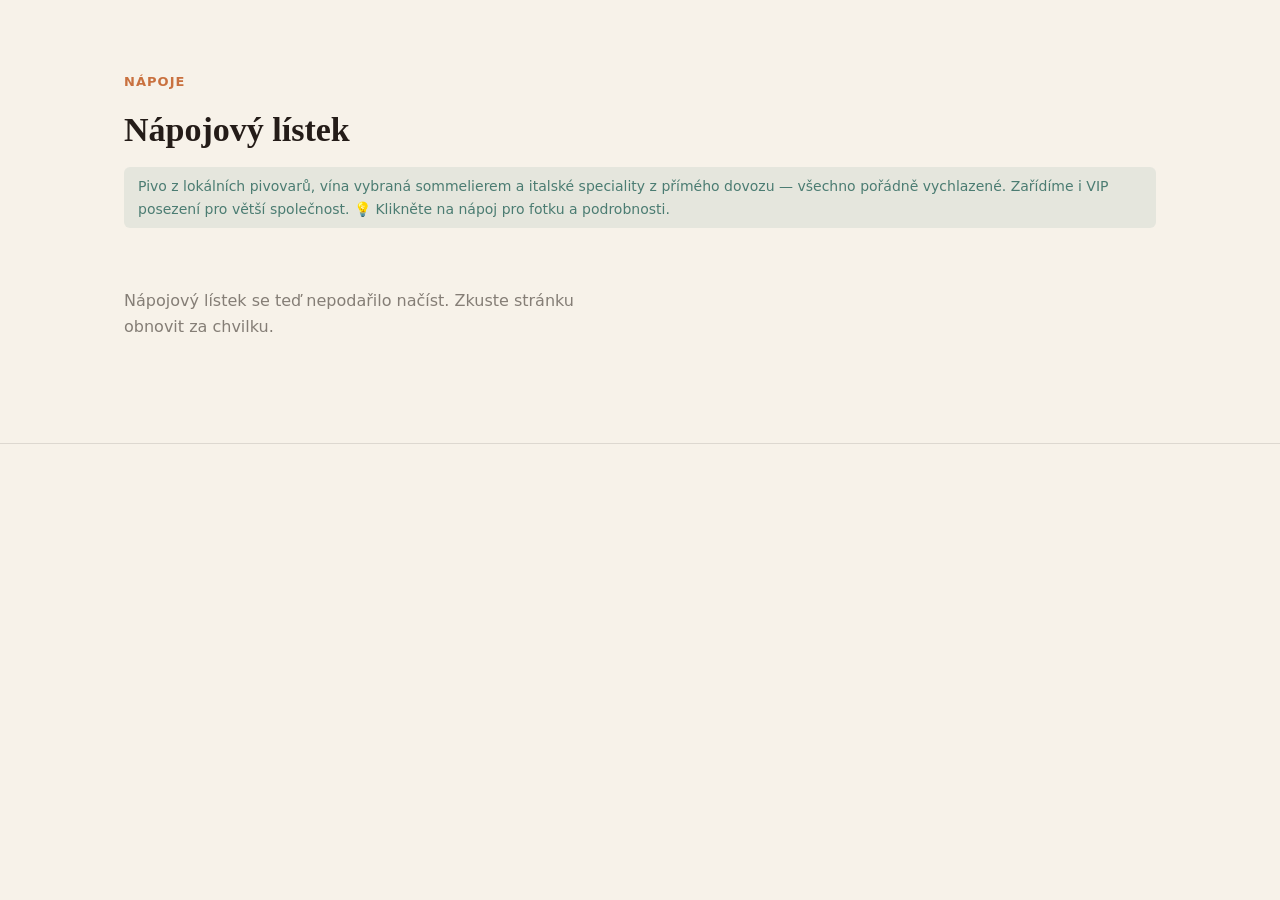
<file: napojovy-listek.html>
<!DOCTYPE html>
<html lang="cs">
<head>
<meta charset="UTF-8">
<meta name="viewport" content="width=device-width, initial-scale=1.0">
<link rel="icon" href="/favicon.ico" sizes="any">
<link rel="icon" type="image/png" href="/icon-192.png" sizes="192x192">
<link rel="apple-touch-icon" href="/apple-touch-icon.png">
<title>Nápojový lístek — MotolMixFusion</title>

<!-- Stranka je zamerne "neviditelna": nikde na webu na ni nevede odkaz,
     neni v navigaci ani v patickce a vyhledavace ji nesmi zaradit. Kdo
     adresu nezna, nenajde ji. Neni to ale zamek - kdo adresu dostane,
     listek si otevre. -->
<meta name="robots" content="noindex, nofollow, noarchive">

<link rel="stylesheet" href="style2.css">
<style>
  /* Vzhled si bere style2.css, aby listek vypadal jako restauracni menu
     a pri zmene stylu webu se nerozesel. Tady je jen to, co navic. */
  .menu2-list li { align-items: center; }
  .napoje-stav { padding: 20px 0; opacity: .6; }

  /* Klikaci nazev - stejne chovani jako u jidel na restauracnim menu */
  .napoj-trigger {
    background: none; border: none; padding: 0; margin: 0; font: inherit;
    color: inherit; cursor: pointer; text-align: left;
    text-decoration: underline; text-decoration-style: dotted;
    text-underline-offset: 3px;
  }
  .napoj-trigger:hover { opacity: .65; }

  /* Detail napoje */
  .napoj-overlay {
    position: fixed; inset: 0; background: rgba(20,16,12,.55);
    z-index: 900;
  }
  .napoj-popup {
    position: fixed; z-index: 901; left: 50%; top: 50%;
    transform: translate(-50%, -50%);
    width: min(440px, calc(100vw - 32px)); max-height: calc(100vh - 48px);
    overflow: auto; background: #fff; border-radius: 16px;
    padding: 22px; box-shadow: 0 20px 60px rgba(0,0,0,.3);
  }
  .napoj-popup h3 { margin: 0 0 4px; font-size: 19px; }
  .napoj-popup .meta { font-size: 13px; opacity: .65; margin-bottom: 14px; }
  .napoj-popup img {
    width: 100%; max-height: 300px; object-fit: contain;
    border-radius: 10px; margin-bottom: 14px; background: #f3efe8;
  }
  .napoj-popup p.popis { font-size: 14px; line-height: 1.6; margin: 0 0 18px; }
  .napoj-akce { display: flex; gap: 10px; flex-wrap: wrap; }
  .napoj-akce a, .napoj-akce button {
    flex: 1; min-width: 150px; text-align: center; border: none; cursor: pointer;
    padding: 12px 16px; border-radius: 10px; font-size: 14px; font-weight: 700;
    font-family: inherit; text-decoration: none;
  }
  .napoj-akce .hlavni { background: #c9713f; color: #fff; }
  .napoj-akce .vedlejsi { background: #efe9e0; color: #4a443c; }

  @media print {
    /* style2.css schovava pri tisku vsechny sekce krome #menu2 - tahle
       stranka ma vlastni sekci, tak si ji musi vratit zpatky. */
    .dept2#napoje { display: block !important; }
    .napoj-overlay, .napoj-popup { display: none !important; }
    .napoj-trigger { text-decoration: none; }

    /* Nadpis se nesmi utrhnout od sveho seznamu - style2.css to hlida
       u levého sloupce, u vin ne, takze "Víno" zustavalo samo na konci
       strany a polozky se prelily na dalsi. */
    .board2-col h3, .menu2-wines h3 { break-after: avoid; page-break-after: avoid; }
    .menu2-list { break-before: avoid; page-break-before: avoid; }
    .menu2-list li { break-inside: avoid; page-break-inside: avoid; }
  }
</style>
  <link rel="canonical" href="https://motolmixfusion.cz/napojovy-listek.html">
</head>
<body>

<main>
  <section class="dept2" id="napoje">
    <div class="wrap2">
      <div class="print-head" aria-hidden="true">
        <span class="print-name">MotolMixFusion</span>
        <span class="print-date" id="printDate"></span>
      </div>

      <div class="dept2-head">
        <div>
          <span class="dept2-num">NÁPOJE</span>
          <h2>Nápojový lístek</h2>
          <p class="note2">Pivo z lokálních pivovarů, vína vybraná sommelierem
            a italské speciality z přímého dovozu — všechno pořádně vychlazené.
            Zařídíme i VIP posezení pro větší společnost.
            💡 Klikněte na nápoj pro fotku a podrobnosti.</p>
        </div>
      </div>

      <div class="board2" id="napoje-board">
        <p class="napoje-stav">Načítám nápojový lístek…</p>
      </div>
    </div>
  </section>
</main>

<div class="napoj-overlay" id="napojOverlay" hidden></div>
<div class="napoj-popup" id="napojPopup" hidden role="dialog" aria-modal="true">
  <h3 id="napojNazev"></h3>
  <div class="meta" id="napojMeta"></div>
  <img id="napojFoto" alt="" hidden>
  <p class="popis" id="napojPopis"></p>
  <div class="napoj-akce">
    <a class="hlavni" id="napojPoptavka" href="#">Poptat větší množství</a>
    <button class="vedlejsi" type="button" id="napojZavrit">Zavřít</button>
  </div>
</div>

<script>
// Listek se tahne z pokladny, aby se ceny neudrzovaly na dvou mistech.
// Co se prepise v adminu, je tady po obnoveni stranky.
const API = 'https://motolmixfusion-pos.onrender.com';
const EMAIL = 'info@motolmixfusion.cz';   // stejna adresa jako u poptavky cateringu

const esc = s => String(s == null ? '' : s)
  .replace(/&/g, '&amp;').replace(/</g, '&lt;').replace(/"/g, '&quot;');

const objem = l => l == null ? '' : String(l).replace('.', ',') + ' l';

let NAPOJE = [];   // vsechny polozky, aby se detail nasel podle indexu

function otevri(i) {
  const p = NAPOJE[i];
  if (!p) return;
  document.getElementById('napojNazev').textContent = p.name;
  document.getElementById('napojMeta').textContent =
    [p.volume_l ? objem(p.volume_l) : '', Math.round(p.price_czk) + ' Kč']
      .filter(Boolean).join(' · ');

  const foto = document.getElementById('napojFoto');
  foto.hidden = !p.photo;
  if (p.photo) foto.src = p.photo;

  const popis = document.getElementById('napojPopis');
  popis.textContent = p.description || '';
  popis.hidden = !p.description;

  // Poptavka odchazi mailem, stejne jako catering - zadny server k tomu
  // netreba a rovnou je v ni videt, o ktery napoj jde.
  document.getElementById('napojPoptavka').href =
    'mailto:' + EMAIL +
    '?subject=' + encodeURIComponent('Poptávka většího množství: ' + p.name) +
    '&body=' + encodeURIComponent(
      'Dobrý den,\n\nmám zájem o větší množství: ' + p.name +
      (p.volume_l ? ' (' + objem(p.volume_l) + ')' : '') + '.\n\n' +
      'Počet kusů: \nTermín: \n\nDěkuji.\n');

  document.getElementById('napojOverlay').hidden = false;
  document.getElementById('napojPopup').hidden = false;
}

function zavri() {
  document.getElementById('napojOverlay').hidden = true;
  document.getElementById('napojPopup').hidden = true;
}

function radek(p, i) {
  // Fotka je jen v detailu - v radku by ze seznamu udelala vylohu
  // a listek by se prestal cist jako listek.
  return '<li>' +
    '<button type="button" class="napoj-trigger" data-i="' + i + '">' + esc(p.name) + '</button>' +
    (p.volume_l ? '<span class="g2">' + esc(objem(p.volume_l)) + '</span>' : '') +
    '<span class="dots2"></span>' +
    '<span class="price2">' + Math.round(p.price_czk) + ' Kč</span>' +
    '</li>';
}

(async () => {
  const box = document.getElementById('napoje-board');
  let data;
  try {
    data = await fetch(API + '/api/public/napoje').then(r => r.json());
  } catch (e) {
    box.innerHTML = '<p class="napoje-stav">Nápojový lístek se teď nepodařilo načíst. ' +
      'Zkuste stránku obnovit za chvilku.</p>';
    return;
  }
  if (!Array.isArray(data) || !data.length) {
    box.innerHTML = '<p class="napoje-stav">Nápojový lístek se připravuje.</p>';
    return;
  }

  data.forEach(s => s.polozky.forEach(p => { p._i = NAPOJE.push(p) - 1; }));

  // Vina maji vlastni sloupec vpravo, jako na restauracnim menu. Kategorii
  // je ted vic (bílé, růžové, červené, VIP), tak se poznavaji podle nazvu.
  const jeVino = k => /^v[ií]no|^vip/i.test(k);
  const vina = data.filter(s => jeVino(s.kategorie));
  const ostatni = data.filter(s => !jeVino(s.kategorie));
  const sekce = s => '<h3 class="mt2">' + esc(s.kategorie) + '</h3>' +
    '<ul class="menu2-list">' + s.polozky.map(p => radek(p, p._i)).join('') + '</ul>';

  box.innerHTML =
    '<div class="board2-col">' + ostatni.map(sekce).join('') + '</div>' +
    (vina.length ? '<div class="menu2-wines">' +
      vina.map(s => '<h3>' + esc(s.kategorie) + '</h3>' +
        '<ul class="menu2-list">' + s.polozky.map(p => radek(p, p._i)).join('') + '</ul>').join('') +
      '</div>' : '');

  box.querySelectorAll('.napoj-trigger').forEach(b =>
    b.addEventListener('click', () => otevri(Number(b.dataset.i))));

  const d = document.getElementById('printDate');
  if (d) d.textContent = new Date().toLocaleDateString('cs-CZ',
    { day: 'numeric', month: 'long', year: 'numeric' });
})();

document.getElementById('napojZavrit').addEventListener('click', zavri);
document.getElementById('napojOverlay').addEventListener('click', zavri);
document.getElementById('napojPoptavka').addEventListener('click', zavri);
document.addEventListener('keydown', e => { if (e.key === 'Escape') zavri(); });
</script>
</body>
</html>
</file>
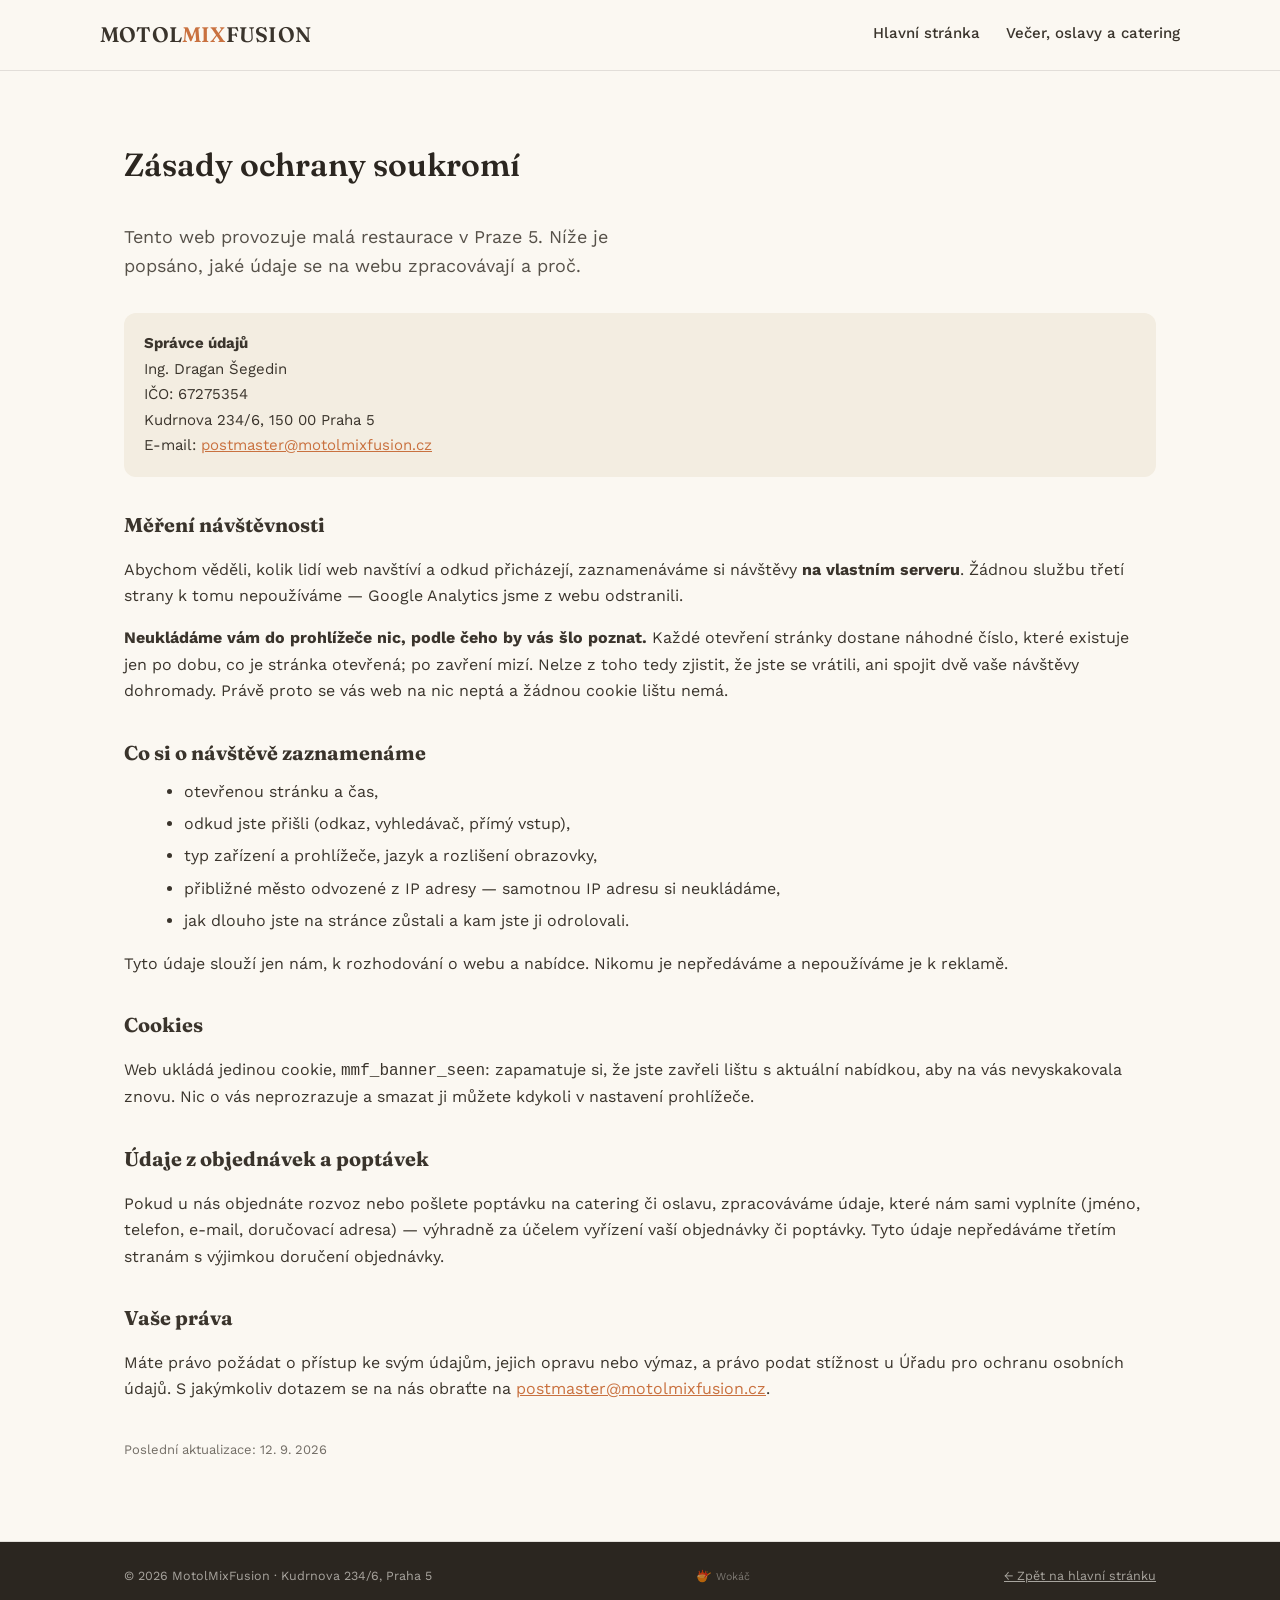
<file: privacy.html>
<!DOCTYPE html>
<html lang="cs">
<head>
<meta charset="UTF-8">
<meta name="viewport" content="width=device-width, initial-scale=1.0">
<!-- ikona webu: soubory patri do korene repa vedle index.html -->
<link rel="icon" href="/favicon.ico" sizes="any">
<link rel="icon" type="image/png" href="/icon-192.png" sizes="192x192">
<link rel="icon" type="image/png" href="/icon-512.png" sizes="512x512">
<link rel="apple-touch-icon" href="/apple-touch-icon.png">
<title>Zásady ochrany soukromí — MotolMixFusion</title>
<meta name="description" content="Jak MotolMixFusion nakládá s údaji o návštěvnosti webu a z objednávek.">
<meta name="robots" content="noindex">
<link rel="stylesheet" href="style.css">
<link rel="preconnect" href="https://fonts.googleapis.com">
<link rel="preconnect" href="https://fonts.gstatic.com" crossorigin>
<link href="https://fonts.googleapis.com/css2?family=Fraunces:wght@500;600&family=Work+Sans:wght@400;500;600;700&display=swap" rel="stylesheet">
<style>
  .privacy-body h3 { font-family: var(--font-display); font-size: 20px; margin: 32px 0 10px; }
  .privacy-body p, .privacy-body li { line-height: 1.65; }
  .privacy-body ul { margin: 10px 0 0 20px; }
  .privacy-body li { margin-bottom: 6px; }
  .privacy-body a { color: var(--terracotta); }
  .privacy-meta {
    background: var(--cream-panel); border-radius: 12px;
    padding: 18px 20px; margin: 24px 0; font-size: 15px; line-height: 1.7;
  }
  .privacy-updated { font-size: 13px; opacity: 0.7; margin-top: 36px; }
</style>
  <link rel="canonical" href="https://motolmixfusion.cz/privacy.html">
</head>
<body>

<header class="topbar">
  <div class="wrap topbar-inner">
    <div class="logo">MOTOL<span>MIX</span>FUSION</div>
    <nav class="topnav">
      <a href="index.html">Hlavní stránka</a>
      <a href="index2.html">Večer, oslavy a catering</a>
    </nav>
  </div>
</header>

<main>
  <section class="dept">
    <div class="wrap privacy-body">
      <div class="dept-head">
        <h2>Zásady ochrany soukromí</h2>
      </div>

      <p class="lede">Tento web provozuje malá restaurace v Praze 5. Níže je popsáno, jaké údaje se na webu zpracovávají a proč.</p>

      <div class="privacy-meta">
        <strong>Správce údajů</strong><br>
        Ing. Dragan Šegedin<br>
        IČO: 67275354<br>
        Kudrnova 234/6, 150 00 Praha 5<br>
        E-mail: <a href="mailto:postmaster@motolmixfusion.cz">postmaster@motolmixfusion.cz</a>
      </div>

      <h3>Měření návštěvnosti</h3>
      <p>Abychom věděli, kolik lidí web navštíví a odkud přicházejí, zaznamenáváme si návštěvy <strong>na vlastním serveru</strong>. Žádnou službu třetí strany k tomu nepoužíváme — Google Analytics jsme z webu odstranili.</p>
      <p><strong>Neukládáme vám do prohlížeče nic, podle čeho by vás šlo poznat.</strong> Každé otevření stránky dostane náhodné číslo, které existuje jen po dobu, co je stránka otevřená; po zavření mizí. Nelze z toho tedy zjistit, že jste se vrátili, ani spojit dvě vaše návštěvy dohromady. Právě proto se vás web na nic neptá a žádnou cookie lištu nemá.</p>

      <h3>Co si o návštěvě zaznamenáme</h3>
      <ul>
        <li>otevřenou stránku a čas,</li>
        <li>odkud jste přišli (odkaz, vyhledávač, přímý vstup),</li>
        <li>typ zařízení a prohlížeče, jazyk a rozlišení obrazovky,</li>
        <li>přibližné město odvozené z IP adresy — samotnou IP adresu si neukládáme,</li>
        <li>jak dlouho jste na stránce zůstali a kam jste ji odrolovali.</li>
      </ul>
      <p>Tyto údaje slouží jen nám, k rozhodování o webu a nabídce. Nikomu je nepředáváme a nepoužíváme je k reklamě.</p>

      <h3>Cookies</h3>
      <p>Web ukládá jedinou cookie, <code>mmf_banner_seen</code>: zapamatuje si, že jste zavřeli lištu s aktuální nabídkou, aby na vás nevyskakovala znovu. Nic o vás neprozrazuje a smazat ji můžete kdykoli v nastavení prohlížeče.</p>

      <h3>Údaje z objednávek a poptávek</h3>
      <p>Pokud u nás objednáte rozvoz nebo pošlete poptávku na catering či oslavu, zpracováváme údaje, které nám sami vyplníte (jméno, telefon, e-mail, doručovací adresa) — výhradně za účelem vyřízení vaší objednávky či poptávky. Tyto údaje nepředáváme třetím stranám s výjimkou doručení objednávky.</p>

      <h3>Vaše práva</h3>
      <p>Máte právo požádat o přístup ke svým údajům, jejich opravu nebo výmaz, a právo podat stížnost u Úřadu pro ochranu osobních údajů. S jakýmkoliv dotazem se na nás obraťte na
        <a href="mailto:postmaster@motolmixfusion.cz">postmaster@motolmixfusion.cz</a>.</p>

      <p class="privacy-updated">Poslední aktualizace: 12. 9. 2026</p>
    </div>
  </section>
</main>

<footer class="site-footer">
  <div class="wrap footer-inner">
    <span>© 2026 MotolMixFusion · Kudrnova 234/6, Praha 5</span>
    <!-- Pokladni system, na kterem podnik bezi. Patri na verejne stranky, ne
         do samotne pokladny - tam je to samozrejmost. -->
    <a href="/wokac/" title="Pokladní systém, na kterém restaurace běží"
       style="display:inline-flex;align-items:center;gap:5px;margin-left:10px;
              font-size:.85em;opacity:.65;color:inherit;text-decoration:none;">
      <img src="/images/wokac.svg" alt="" width="14" height="14" style="display:block;border-radius:3px;">Wokáč</a>
    <a href="index.html">← Zpět na hlavní stránku</a>
  </div>
</footer>

</body>
</html>
</file>
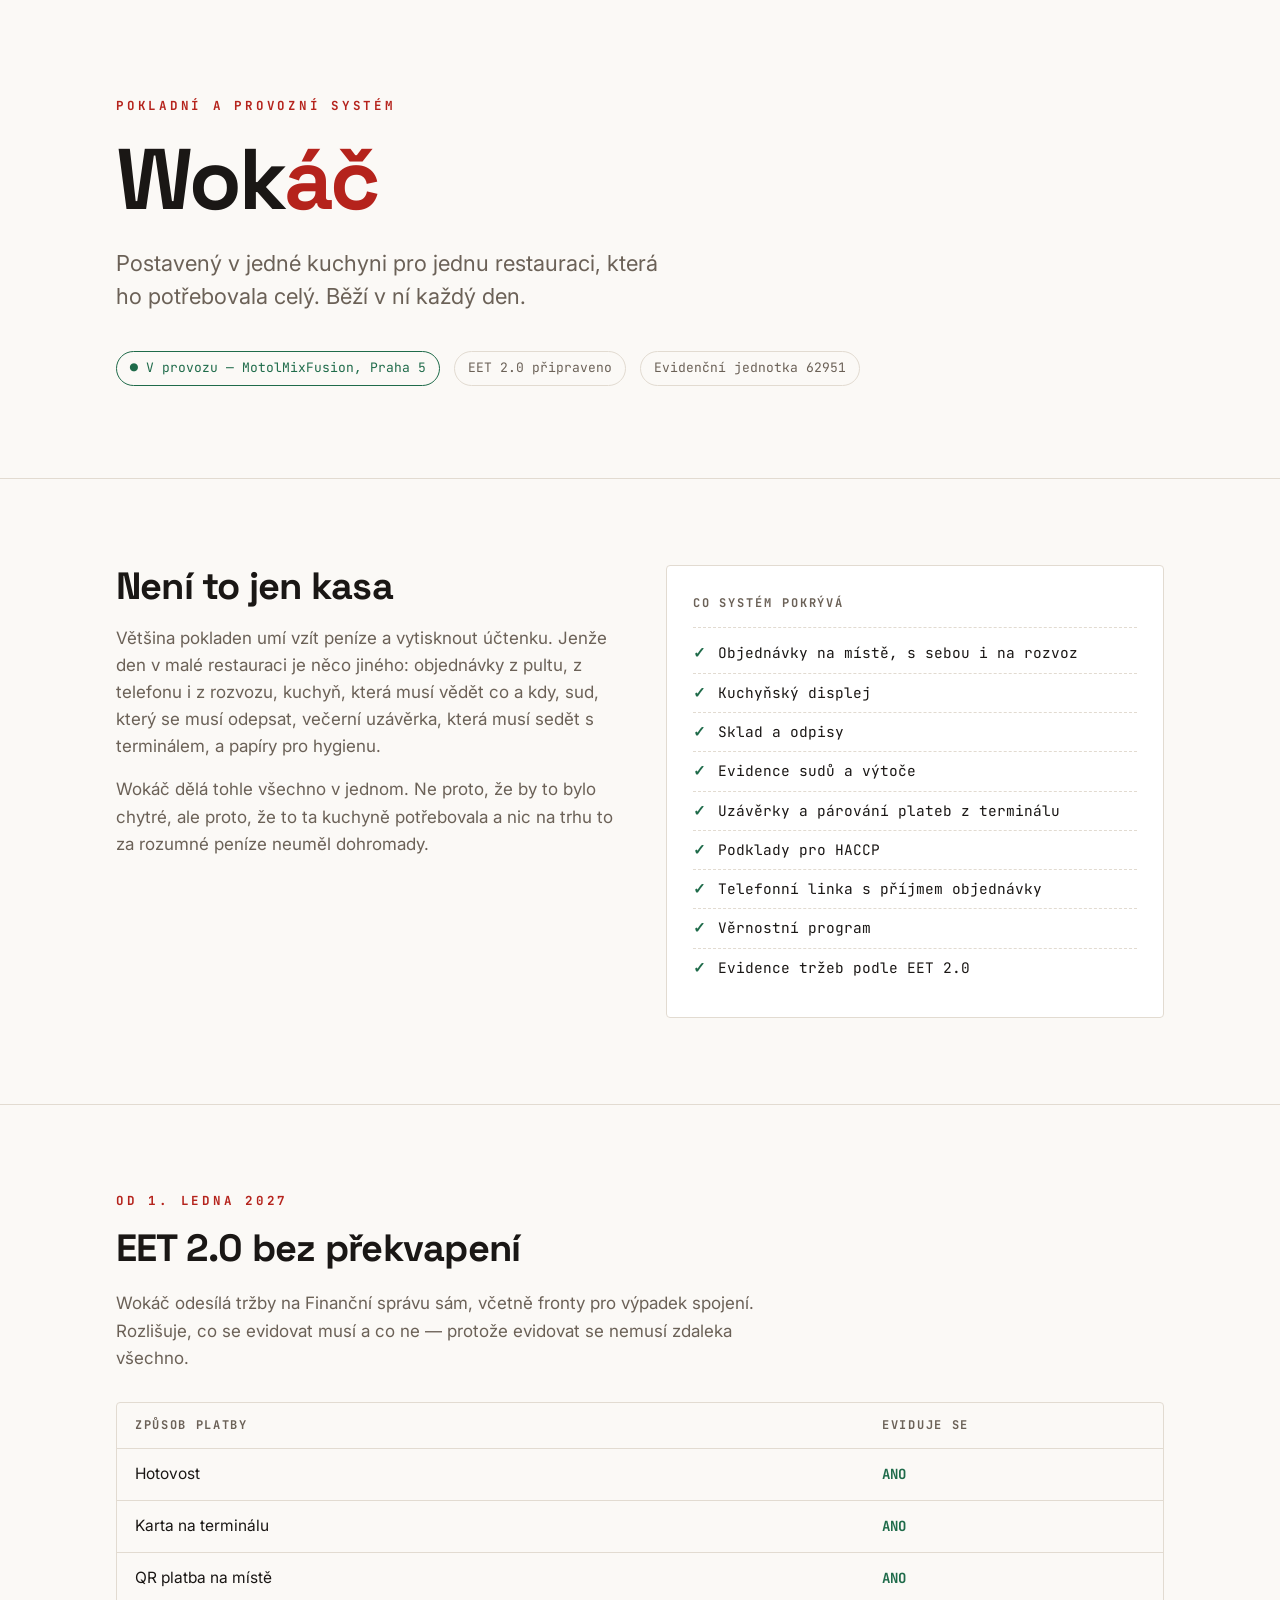
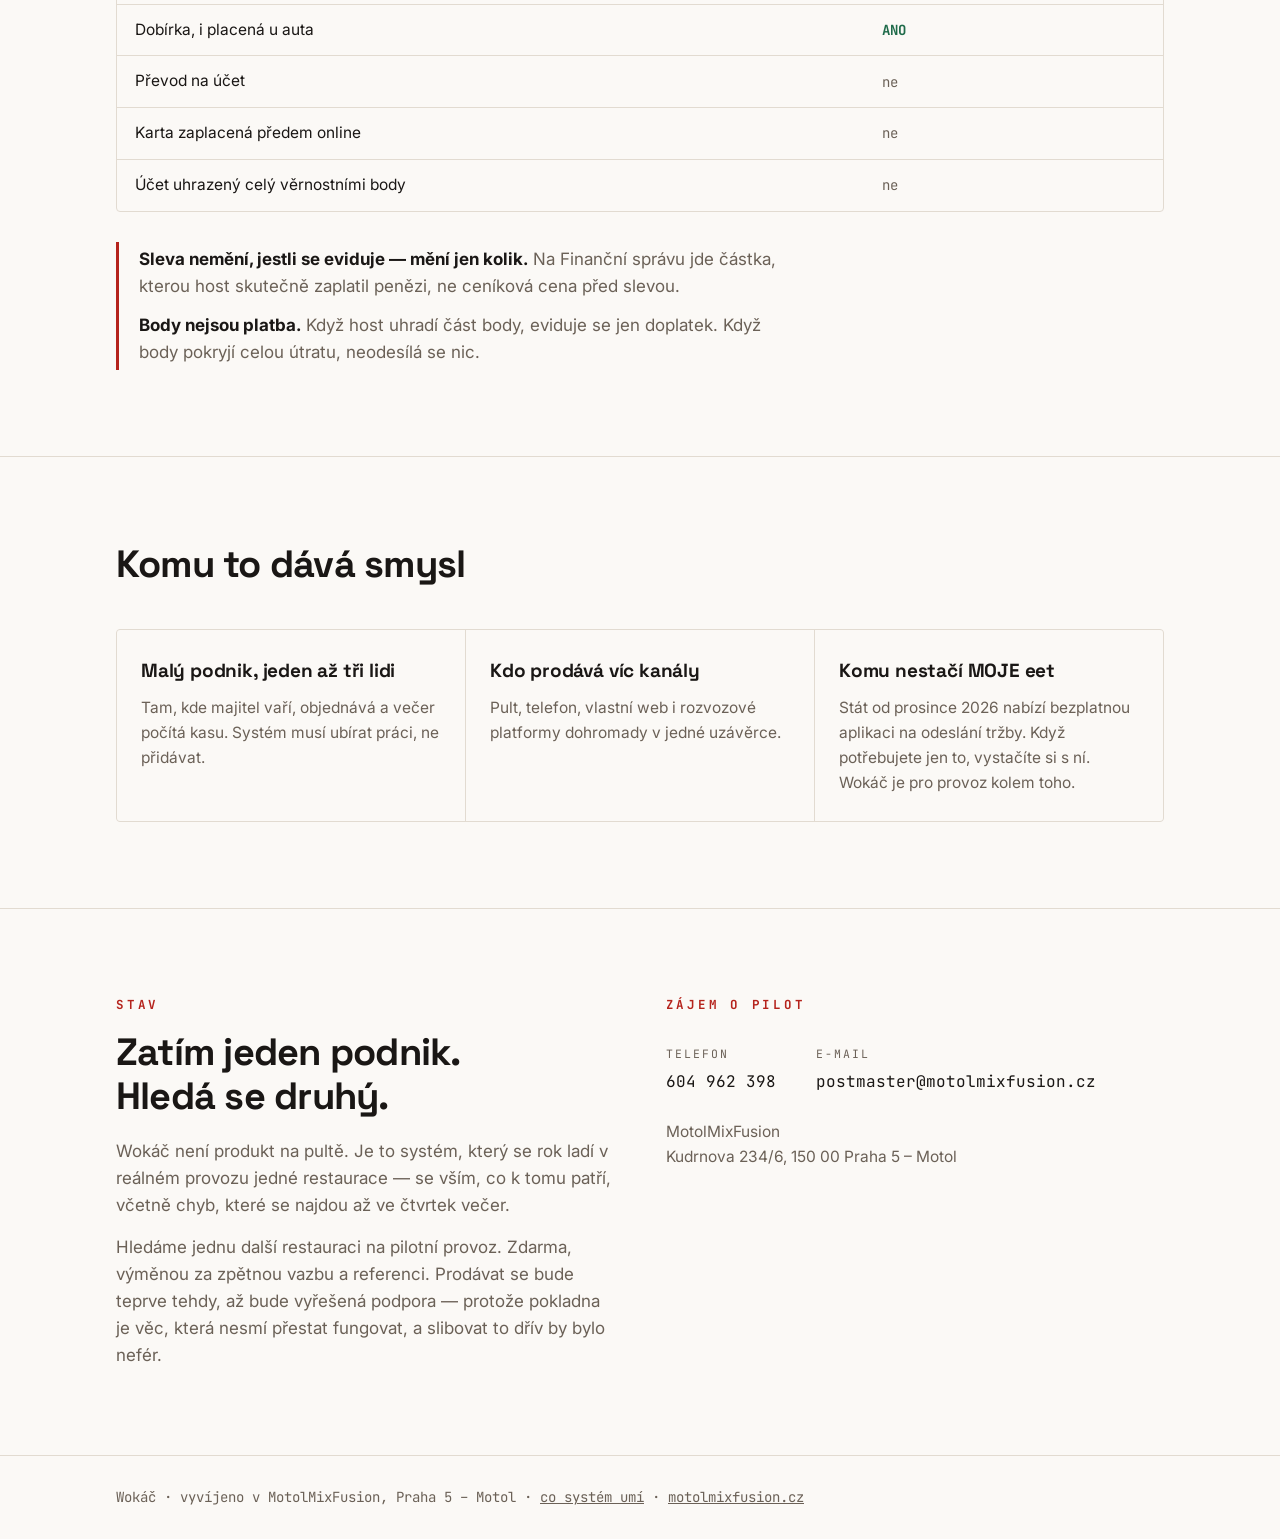
<file: wokac/eet2.html>
<!DOCTYPE html>
<html lang="cs">
<head>
<meta charset="UTF-8">
<meta name="viewport" content="width=device-width, initial-scale=1.0">
<title>Wokáč — EET 2.0 bez překvapení</title>
<meta name="description" content="Jak Wokáč eviduje tržby podle EET 2.0 od 1. ledna 2027: co se evidovat musí a co ne, jak se počítají slevy a věrnostní body. Pokladní a provozní systém postavený v jedné kuchyni.">
<link rel="canonical" href="https://motolmixfusion.cz/wokac/eet2.html">
<link rel="icon" type="image/svg+xml" href="/images/wokac.svg">
<link rel="icon" href="/wokac/favicon.ico" sizes="any">
<meta property="og:type" content="website">
<meta property="og:title" content="Wokáč — EET 2.0 bez překvapení">
<meta property="og:description" content="Co se podle EET 2.0 eviduje a co ne. Pokladní systém postavený v jedné kuchyni, v provozu každý den.">
<meta property="og:url" content="https://motolmixfusion.cz/wokac/eet2.html">
<link rel="stylesheet" href="https://fonts.googleapis.com/css2?family=Space+Grotesk:wght@500;700&family=Inter:wght@400;500;700&family=JetBrains+Mono:wght@400;700&display=swap">
<style>
  /* Layout: single column, max 1080px. Kitchen-ticket motif for the module list;
     everything else quiet. Dark-first — a POS lives on a tablet in a dim kitchen. */
  :root{
    --bg:#131110;
    --surface:#1C1917;
    --fg:#F2EDE6;
    --dim:#A39A8E;
    --line:#332E29;
    --red:#D94F3D;
    --ok:#4FA87A;
    color-scheme:dark;
    --display:'Space Grotesk','Inter',system-ui,sans-serif;
    --body:'Inter',system-ui,-apple-system,sans-serif;
    --mono:'JetBrains Mono',ui-monospace,'SF Mono',Menlo,monospace;
  }
  @media (prefers-color-scheme: light){
    :root:not([data-theme="dark"]){
      --bg:#FBF9F6; --surface:#FFFFFF; --fg:#1A1715; --dim:#6B6157;
      --line:#E2DBD1; --red:#B5231C; --ok:#1F6B4A; color-scheme:light;
    }
  }
  :root[data-theme="light"]{
    --bg:#FBF9F6; --surface:#FFFFFF; --fg:#1A1715; --dim:#6B6157;
    --line:#E2DBD1; --red:#B5231C; --ok:#1F6B4A; color-scheme:light;
  }

  *{box-sizing:border-box}
  body{
    background:var(--bg); color:var(--fg);
    font-family:var(--body); font-size:17px; line-height:1.6;
    margin:0;
  }
  .wrap{
    max-width:1080px; margin:0 auto;
    padding-left:max(16px, env(safe-area-inset-left, 0px));
    padding-right:max(16px, env(safe-area-inset-right, 0px));
  }
  section{ padding-block:clamp(48px,7vw,86px) }
  section + section{ border-top:1px solid var(--line) }

  h1,h2,h3{ font-family:var(--display); text-wrap:balance; margin:0 }
  h1{ font-size:clamp(44px,8vw,86px); line-height:.97; font-weight:700; letter-spacing:-.035em }
  h2{ font-size:clamp(26px,3.6vw,38px); font-weight:700; letter-spacing:-.02em; line-height:1.14 }
  h3{ font-size:19px; font-weight:700; letter-spacing:-.01em }
  p{ margin:0 }

  .eyebrow{
    font-family:var(--mono); font-size:12.5px; font-weight:700;
    letter-spacing:.22em; text-transform:uppercase; color:var(--red);
  }

  /* HERO */
  .hero{
    margin-top:calc(-1 * env(safe-area-inset-top, 0px));
    padding-top:calc(env(safe-area-inset-top, 0px) + clamp(52px,8vw,96px));
    padding-bottom:clamp(52px,8vw,92px);
    border-bottom:1px solid var(--line);
  }
  .hero h1{ margin-top:22px }
  .hero h1 em{ font-style:normal; color:var(--red) }
  .lede{
    margin-top:26px; max-width:40ch; font-size:clamp(18px,2.2vw,22px);
    line-height:1.5; color:var(--dim);
  }
  .meta{
    margin-top:38px; display:flex; flex-wrap:wrap; gap:10px 14px;
    font-family:var(--mono); font-size:13px; color:var(--dim);
  }
  .meta span{ border:1px solid var(--line); border-radius:999px; padding:6px 13px }
  .meta span.live{ color:var(--ok); border-color:currentColor }

  .two{ display:grid; grid-template-columns:repeat(auto-fit,minmax(min(100%,320px),1fr)); gap:clamp(26px,4vw,56px) }
  .two > div > p{ margin-top:16px; color:var(--dim) }

  /* TICKET */
  .ticket{
    background:var(--surface); border:1px solid var(--line); border-radius:4px;
    padding:28px 26px 30px; font-family:var(--mono); font-size:14.5px;
    min-width:0;
  }
  .ticket .th{
    font-weight:700; letter-spacing:.16em; text-transform:uppercase; font-size:12px;
    color:var(--dim); padding-bottom:14px; margin-bottom:6px;
    border-bottom:1px dashed var(--line);
  }
  .ticket ul{ list-style:none; margin:0; padding:0 }
  .ticket li{
    display:flex; gap:12px; align-items:baseline;
    padding:9px 0; border-bottom:1px dashed var(--line); line-height:1.4;
  }
  .ticket li:last-child{ border-bottom:0 }
  .ticket li b{ color:var(--ok); font-weight:700; flex:none }

  /* CARDS */
  .cards{ margin-top:42px; display:grid; grid-template-columns:repeat(auto-fit,minmax(min(100%,260px),1fr)); gap:1px; background:var(--line); border:1px solid var(--line); border-radius:4px; overflow:hidden }
  .card{ background:var(--bg); padding:26px 24px; min-width:0 }
  .card p{ margin-top:10px; color:var(--dim); font-size:15.5px }

  /* EET TABLE */
  .scroller{ overflow-x:auto; margin-top:30px; border:1px solid var(--line); border-radius:4px }
  table{ border-collapse:collapse; width:100%; font-size:15.5px; min-width:420px }
  th,td{ text-align:left; padding:13px 18px; border-bottom:1px solid var(--line) }
  th{ font-family:var(--mono); font-size:12px; letter-spacing:.14em; text-transform:uppercase; color:var(--dim); font-weight:700 }
  tr:last-child td{ border-bottom:0 }
  td.y{ color:var(--ok); font-weight:700; font-family:var(--mono); font-size:14px }
  td.n{ color:var(--dim); font-family:var(--mono); font-size:14px }

  .rule{
    margin-top:30px; border-left:3px solid var(--red); padding:4px 0 4px 20px;
    color:var(--dim); max-width:62ch;
  }
  .rule b{ color:var(--fg) }
  .rule p + p{ margin-top:12px }

  /* CONTACT */
  .contact{ margin-top:30px; display:flex; flex-wrap:wrap; gap:12px 40px; font-family:var(--mono); font-size:16px }
  .contact div span{ display:block; font-size:11.5px; letter-spacing:.18em; text-transform:uppercase; color:var(--dim); margin-bottom:5px }
  footer{ border-top:1px solid var(--line); padding-block:30px; color:var(--dim); font-size:14px; font-family:var(--mono) }
</style>
</head>
<body>
<header class="hero">
  <div class="wrap">
    <div class="eyebrow">Pokladní a provozní systém</div>
    <h1>Wok<em>áč</em></h1>
    <p class="lede">Postavený v jedné kuchyni pro jednu restauraci, která ho potřebovala celý. Běží v ní každý den.</p>
    <div class="meta">
      <span class="live">● V provozu — MotolMixFusion, Praha 5</span>
      <span>EET 2.0 připraveno</span>
      <span>Evidenční jednotka 62951</span>
    </div>
  </div>
</header>

<section>
  <div class="wrap two">
    <div>
      <h2>Není to jen kasa</h2>
      <p>Většina pokladen umí vzít peníze a vytisknout účtenku. Jenže den v malé restauraci je něco jiného: objednávky z pultu, z telefonu i z rozvozu, kuchyň, která musí vědět co a kdy, sud, který se musí odepsat, večerní uzávěrka, která musí sedět s terminálem, a papíry pro hygienu.</p>
      <p>Wokáč dělá tohle všechno v jednom. Ne proto, že by to bylo chytré, ale proto, že to ta kuchyně potřebovala a nic na trhu to za rozumné peníze neuměl dohromady.</p>
    </div>
    <div class="ticket">
      <div class="th">Co systém pokrývá</div>
      <ul>
        <li><b>✓</b> Objednávky na místě, s sebou i na rozvoz</li>
        <li><b>✓</b> Kuchyňský displej</li>
        <li><b>✓</b> Sklad a odpisy</li>
        <li><b>✓</b> Evidence sudů a výtoče</li>
        <li><b>✓</b> Uzávěrky a párování plateb z terminálu</li>
        <li><b>✓</b> Podklady pro HACCP</li>
        <li><b>✓</b> Telefonní linka s příjmem objednávky</li>
        <li><b>✓</b> Věrnostní program</li>
        <li><b>✓</b> Evidence tržeb podle EET 2.0</li>
      </ul>
    </div>
  </div>
</section>

<section>
  <div class="wrap">
    <div class="eyebrow">Od 1. ledna 2027</div>
    <h2 style="margin-top:16px">EET 2.0 bez překvapení</h2>
    <p style="margin-top:20px;max-width:62ch;color:var(--dim)">Wokáč odesílá tržby na Finanční správu sám, včetně fronty pro výpadek spojení. Rozlišuje, co se evidovat musí a co ne — protože evidovat se nemusí zdaleka všechno.</p>

    <div class="scroller">
      <table>
        <thead><tr><th>Způsob platby</th><th>Eviduje se</th></tr></thead>
        <tbody>
          <tr><td>Hotovost</td><td class="y">ANO</td></tr>
          <tr><td>Karta na terminálu</td><td class="y">ANO</td></tr>
          <tr><td>QR platba na místě</td><td class="y">ANO</td></tr>
          <tr><td>Dobírka, i placená u auta</td><td class="y">ANO</td></tr>
          <tr><td>Převod na účet</td><td class="n">ne</td></tr>
          <tr><td>Karta zaplacená předem online</td><td class="n">ne</td></tr>
          <tr><td>Účet uhrazený celý věrnostními body</td><td class="n">ne</td></tr>
        </tbody>
      </table>
    </div>

    <div class="rule">
      <p><b>Sleva nemění, jestli se eviduje — mění jen kolik.</b> Na Finanční správu jde částka, kterou host skutečně zaplatil penězi, ne ceníková cena před slevou.</p>
      <p><b>Body nejsou platba.</b> Když host uhradí část body, eviduje se jen doplatek. Když body pokryjí celou útratu, neodesílá se nic.</p>
    </div>
  </div>
</section>

<section>
  <div class="wrap">
    <h2>Komu to dává smysl</h2>
    <div class="cards">
      <div class="card">
        <h3>Malý podnik, jeden až tři lidi</h3>
        <p>Tam, kde majitel vaří, objednává a večer počítá kasu. Systém musí ubírat práci, ne přidávat.</p>
      </div>
      <div class="card">
        <h3>Kdo prodává víc kanály</h3>
        <p>Pult, telefon, vlastní web i rozvozové platformy dohromady v jedné uzávěrce.</p>
      </div>
      <div class="card">
        <h3>Komu nestačí MOJE eet</h3>
        <p>Stát od prosince 2026 nabízí bezplatnou aplikaci na odeslání tržby. Když potřebujete jen to, vystačíte si s ní. Wokáč je pro provoz kolem toho.</p>
      </div>
    </div>
  </div>
</section>

<section>
  <div class="wrap two">
    <div>
      <div class="eyebrow">Stav</div>
      <h2 style="margin-top:16px">Zatím jeden podnik. Hledá se druhý.</h2>
      <p style="margin-top:20px;color:var(--dim)">Wokáč není produkt na pultě. Je to systém, který se rok ladí v reálném provozu jedné restaurace — se vším, co k tomu patří, včetně chyb, které se najdou až ve čtvrtek večer.</p>
      <p style="margin-top:14px;color:var(--dim)">Hledáme jednu další restauraci na pilotní provoz. Zdarma, výměnou za zpětnou vazbu a referenci. Prodávat se bude teprve tehdy, až bude vyřešená podpora — protože pokladna je věc, která nesmí přestat fungovat, a slibovat to dřív by bylo nefér.</p>
    </div>
    <div>
      <div class="eyebrow">Zájem o pilot</div>
      <div class="contact">
        <div><span>Telefon</span>604 962 398</div>
        <div><span>E-mail</span>postmaster@motolmixfusion.cz</div>
      </div>
      <p style="margin-top:26px;color:var(--dim);font-size:15.5px">MotolMixFusion<br>Kudrnova 234/6, 150 00 Praha 5 – Motol</p>
    </div>
  </div>
</section>

<footer>
  <div class="wrap">Wokáč · vyvíjeno v MotolMixFusion, Praha 5 – Motol · <a href="/wokac/" style="color:inherit">co systém umí</a> · <a href="https://motolmixfusion.cz/" style="color:inherit">motolmixfusion.cz</a></div>
</footer>
</body>
</html>
</file>
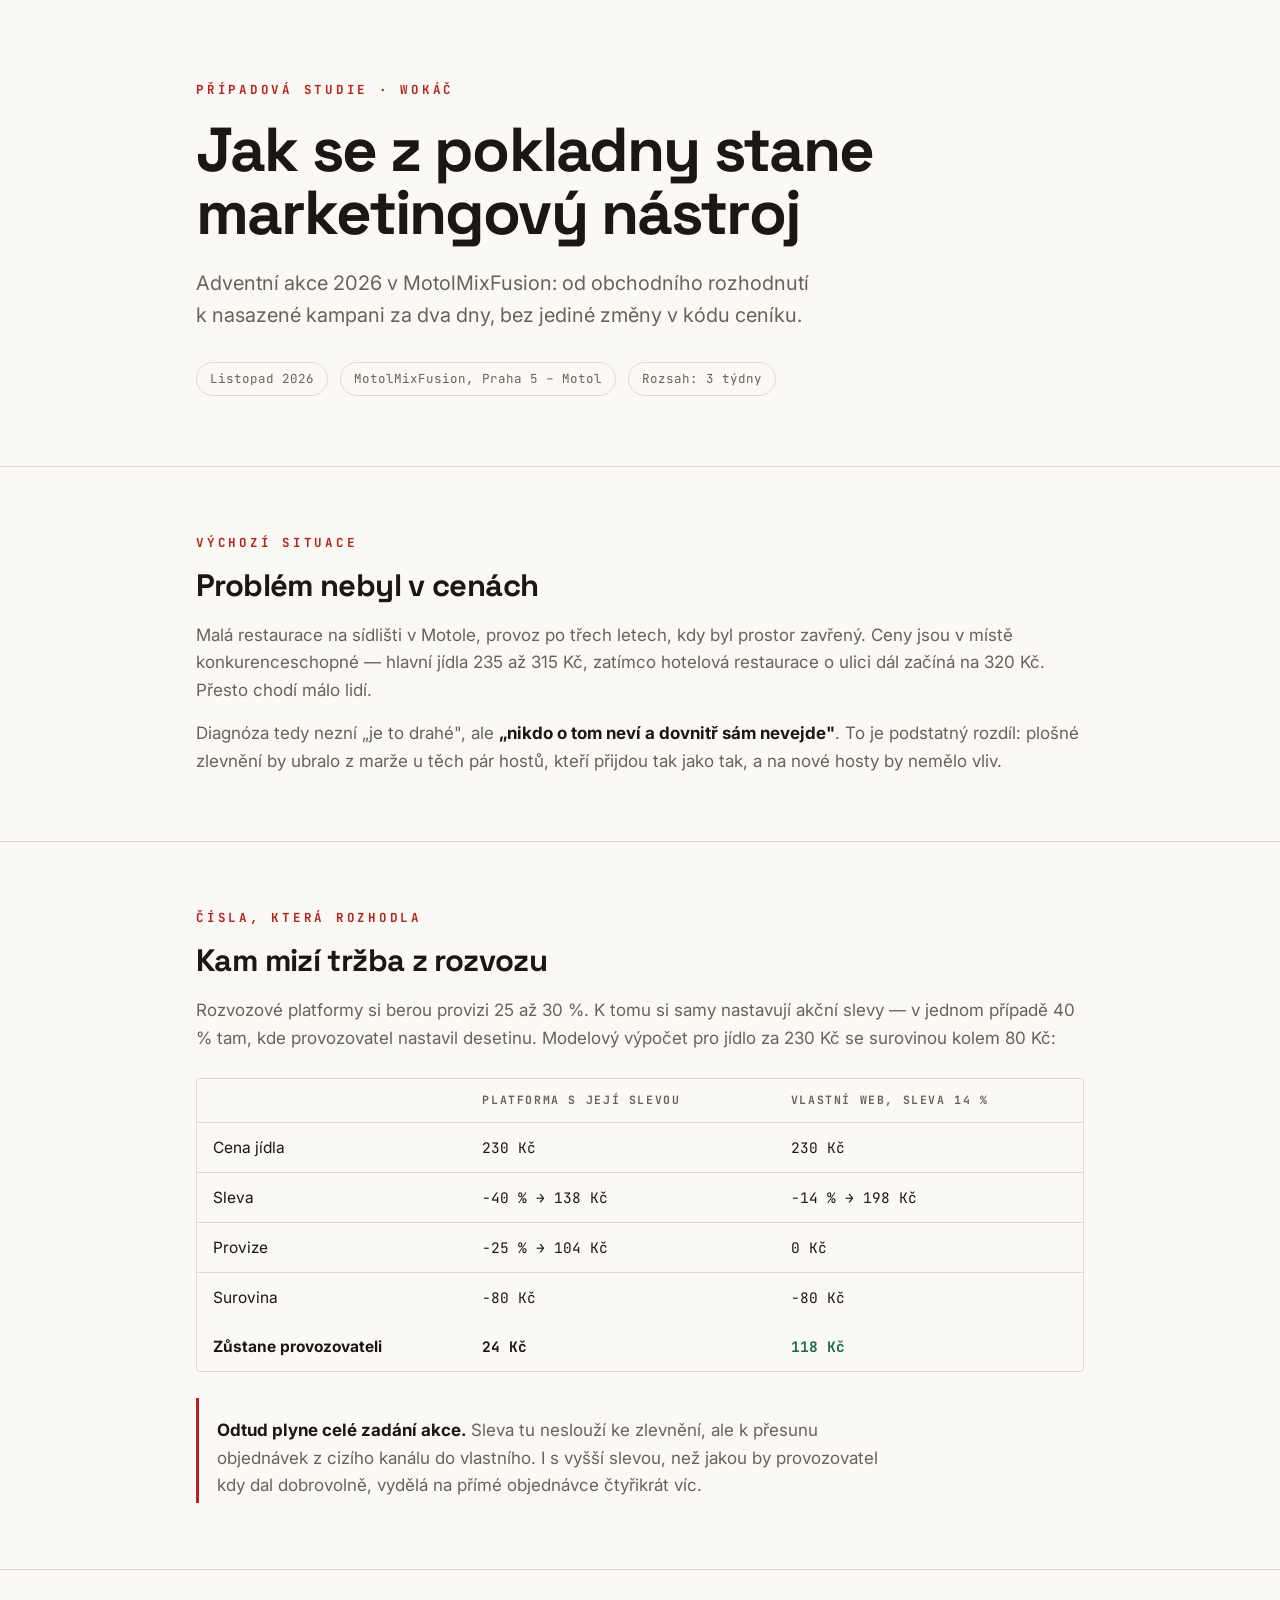
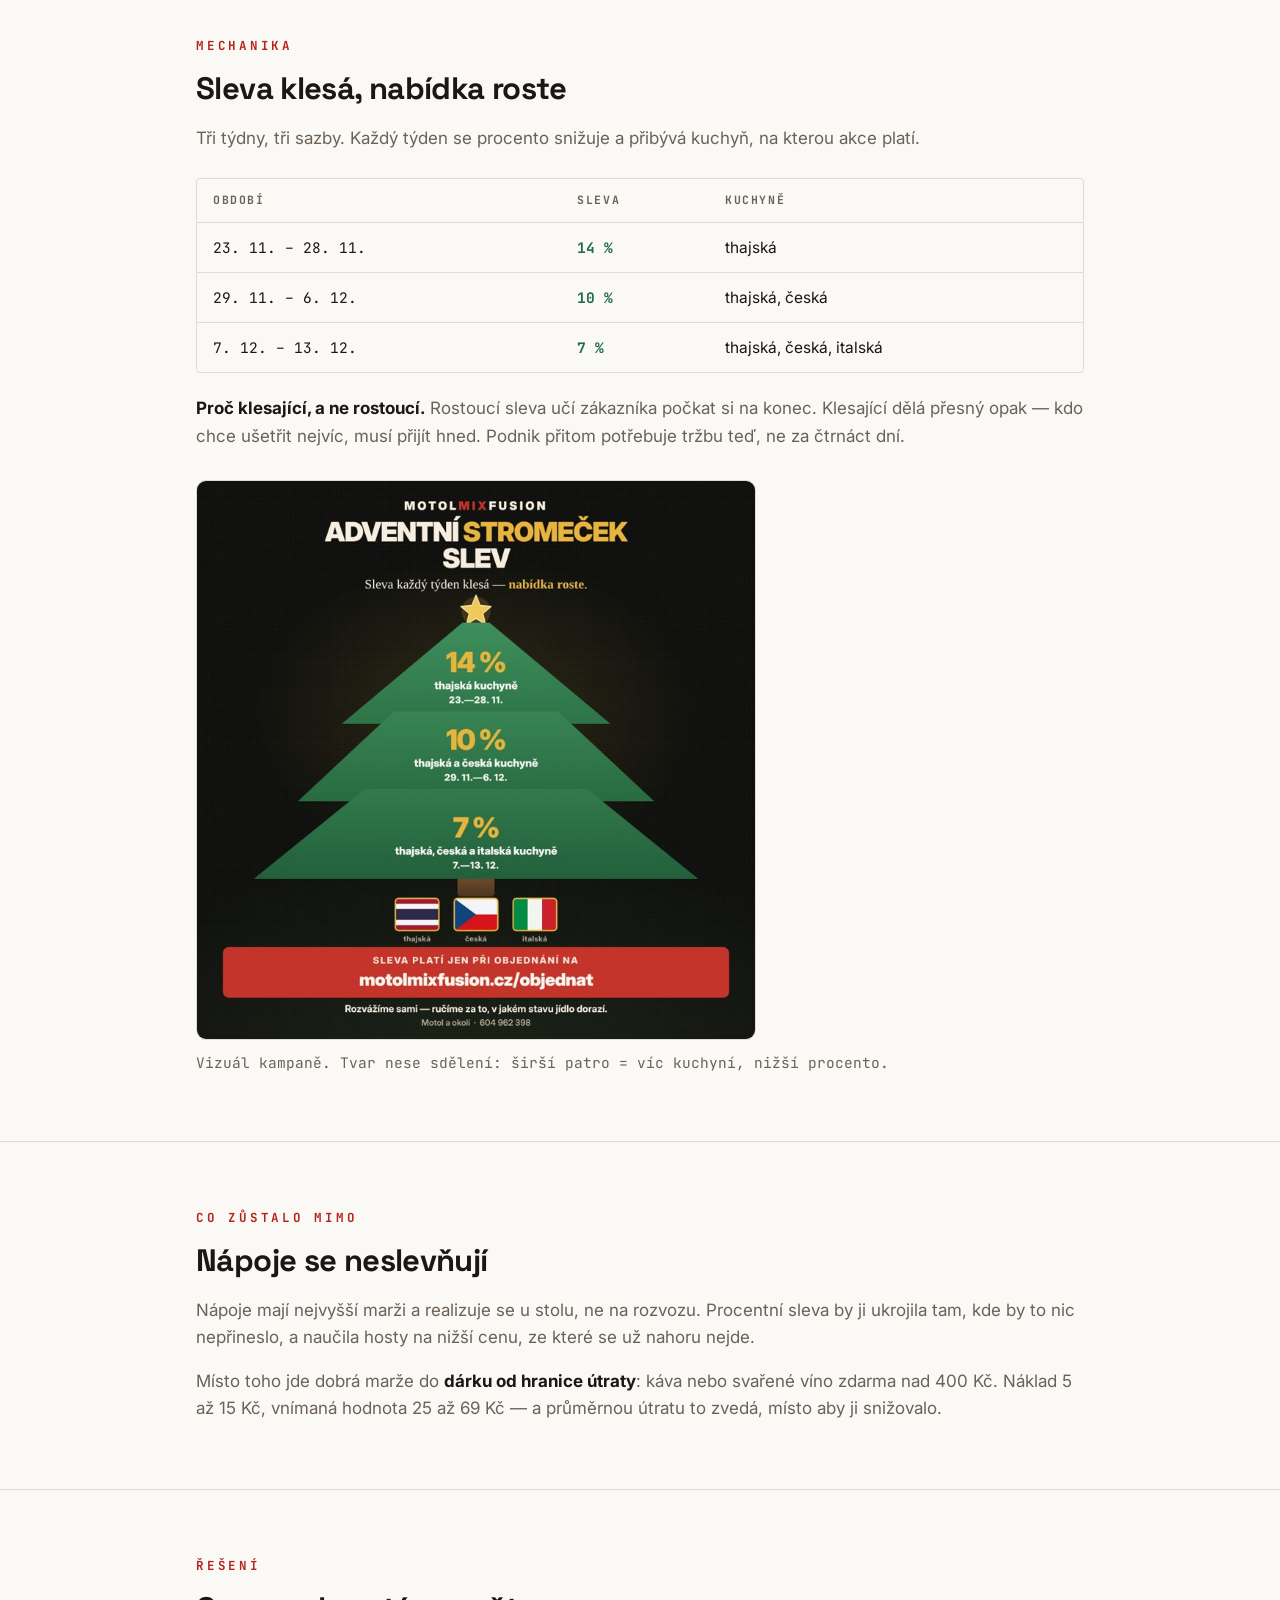
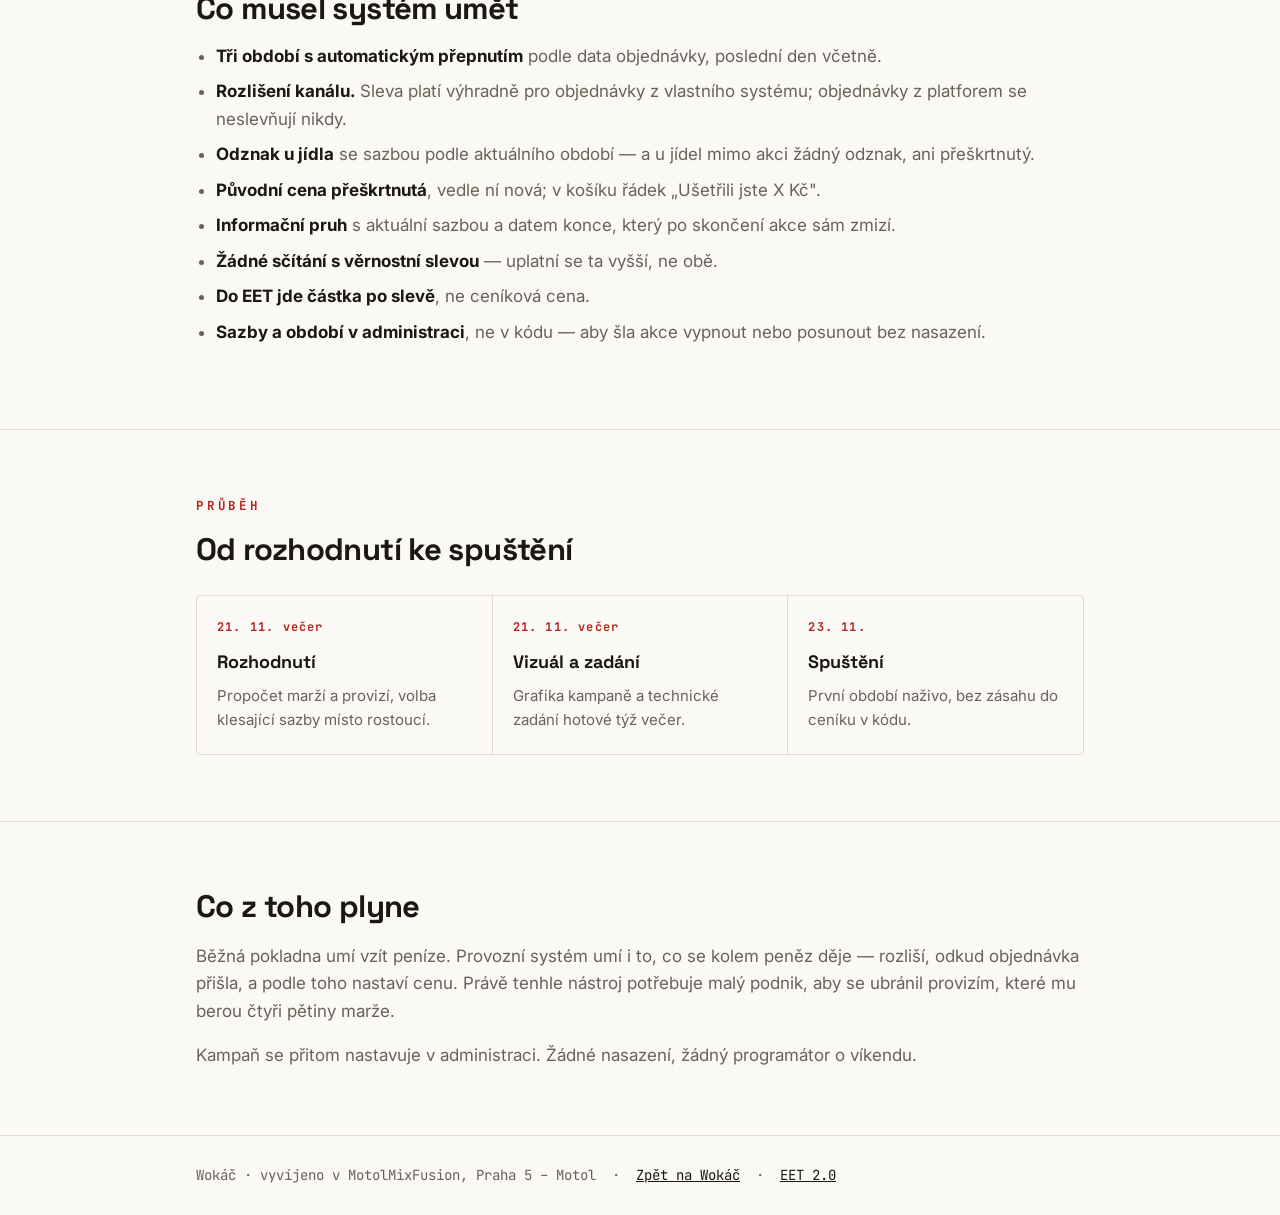
<file: wokac/studie.html>
<!DOCTYPE html>
<html lang="cs">
<head>
<meta charset="UTF-8">
<meta name="viewport" content="width=device-width, initial-scale=1.0">
<title>Wokáč — případová studie: Adventní akce 2026</title>
<meta name="description" content="Jak se z pokladny stane marketingový nástroj: propočet marží a provizí, klesající sleva podle data a kuchyně, od rozhodnutí ke spuštěné kampani za dva dny.">
<link rel="canonical" href="https://motolmixfusion.cz/wokac/studie.html">
<link rel="icon" type="image/svg+xml" href="/images/wokac.svg">
<link rel="icon" href="/wokac/favicon.ico" sizes="any">
<meta property="og:type" content="article">
<meta property="og:title" content="Případová studie: Adventní akce 2026">
<meta property="og:description" content="Sleva, která nemá zlevnit, ale přesunout objednávky z cizího kanálu do vlastního. Propočet, mechanika a nasazení za dva dny.">
<meta property="og:url" content="https://motolmixfusion.cz/wokac/studie.html">
<meta property="og:image" content="https://motolmixfusion.cz/wokac/studie-stromecek.jpg">
<link rel="stylesheet" href="https://fonts.googleapis.com/css2?family=Space+Grotesk:wght@500;700&family=Inter:wght@400;500;700&family=JetBrains+Mono:wght@400;700&display=swap">
<style>
  /* Layout: single column, max 920px. Dark-first, stejná paleta jako stránka Wokáče. */
  :root{
    --bg:#131110; --surface:#1C1917; --fg:#F2EDE6; --dim:#A39A8E;
    --line:#332E29; --red:#D94F3D; --ok:#4FA87A;
    color-scheme:dark;
    --display:'Space Grotesk','Inter',system-ui,sans-serif;
    --body:'Inter',system-ui,-apple-system,sans-serif;
    --mono:'JetBrains Mono',ui-monospace,'SF Mono',Menlo,monospace;
  }
  @media (prefers-color-scheme: light){
    :root:not([data-theme="dark"]){
      --bg:#FBF9F6; --surface:#FFFFFF; --fg:#1A1715; --dim:#6B6157;
      --line:#E2DBD1; --red:#B5231C; --ok:#1F6B4A; color-scheme:light;
    }
  }
  :root[data-theme="light"]{
    --bg:#FBF9F6; --surface:#FFFFFF; --fg:#1A1715; --dim:#6B6157;
    --line:#E2DBD1; --red:#B5231C; --ok:#1F6B4A; color-scheme:light;
  }
  *{box-sizing:border-box}
  body{ background:var(--bg); color:var(--fg); font-family:var(--body); font-size:17px; line-height:1.62; margin:0 }
  .wrap{
    max-width:920px; margin:0 auto;
    padding-left:max(16px, env(safe-area-inset-left, 0px));
    padding-right:max(16px, env(safe-area-inset-right, 0px));
  }
  section{ padding-block:clamp(40px,6vw,66px) }
  section + section{ border-top:1px solid var(--line) }
  h1,h2,h3{ font-family:var(--display); text-wrap:balance; margin:0 }
  h1{ font-size:clamp(36px,6.4vw,62px); line-height:1.02; font-weight:700; letter-spacing:-.03em }
  h2{ font-size:clamp(23px,3.1vw,31px); font-weight:700; letter-spacing:-.02em; line-height:1.18 }
  h3{ font-size:18px; font-weight:700 }
  p{ margin:0 }
  p + p{ margin-top:15px }
  .eyebrow{ font-family:var(--mono); font-size:12.5px; font-weight:700; letter-spacing:.22em; text-transform:uppercase; color:var(--red) }
  .hero{
    margin-top:calc(-1 * env(safe-area-inset-top, 0px));
    padding-top:calc(env(safe-area-inset-top, 0px) + clamp(44px,7vw,80px));
    padding-bottom:clamp(40px,6vw,70px); border-bottom:1px solid var(--line);
  }
  .hero h1{ margin-top:18px }
  .lede{ margin-top:22px; max-width:48ch; font-size:clamp(17px,2vw,20px); color:var(--dim) }
  .meta{ margin-top:30px; display:flex; flex-wrap:wrap; gap:9px 12px; font-family:var(--mono); font-size:12.5px; color:var(--dim) }
  .meta span{ border:1px solid var(--line); border-radius:999px; padding:6px 13px }
  .body p, .body ul{ margin-top:16px; color:var(--dim) }
  .body h2 + p{ margin-top:18px }
  .body strong{ color:var(--fg) }
  ul{ padding-left:20px } li{ margin-top:8px }
  .scroller{ overflow-x:auto; margin-top:26px; border:1px solid var(--line); border-radius:4px }
  table{ border-collapse:collapse; width:100%; font-size:15.5px; min-width:460px }
  th,td{ text-align:left; padding:12px 16px; border-bottom:1px solid var(--line) }
  th{ font-family:var(--mono); font-size:11.5px; letter-spacing:.14em; text-transform:uppercase; color:var(--dim); font-weight:700 }
  tr:last-child td{ border-bottom:0 }
  td.num{ font-family:var(--mono); font-size:14.5px; font-variant-numeric:tabular-nums }
  td.win{ color:var(--ok); font-weight:700 }
  tfoot td{ font-weight:700; color:var(--fg) }
  figure{ margin:30px 0 0 }
  figure img{ width:100%; max-width:560px; border-radius:10px; border:1px solid var(--line); display:block }
  figcaption{ margin-top:11px; font-size:14.5px; color:var(--dim); font-family:var(--mono) }
  .rule{ margin-top:26px; border-left:3px solid var(--red); padding:3px 0 3px 18px; color:var(--dim); max-width:64ch }
  .rule b{ color:var(--fg) }
  .steps{ margin-top:28px; display:grid; grid-template-columns:repeat(auto-fit,minmax(min(100%,210px),1fr)); gap:1px; background:var(--line); border:1px solid var(--line); border-radius:4px; overflow:hidden }
  .step{ background:var(--bg); padding:22px 20px; min-width:0 }
  .step .k{ font-family:var(--mono); font-size:12px; color:var(--red); font-weight:700; letter-spacing:.1em }
  .step h3{ margin-top:9px }
  .step p{ margin-top:8px; color:var(--dim); font-size:15px }
  footer{ border-top:1px solid var(--line); padding-block:28px; color:var(--dim); font-size:14px; font-family:var(--mono) }
  footer a{ color:var(--fg) }
</style>
<style>html{-webkit-text-size-adjust:100%}body{margin:0}img{max-width:100%}</style>
</head>
<body>

<header class="hero">
  <div class="wrap">
    <div class="eyebrow">Případová studie · Wokáč</div>
    <h1>Jak se z pokladny stane marketingový nástroj</h1>
    <p class="lede">Adventní akce 2026 v MotolMixFusion: od obchodního rozhodnutí k nasazené kampani za dva dny, bez jediné změny v kódu ceníku.</p>
    <div class="meta">
      <span>Listopad 2026</span>
      <span>MotolMixFusion, Praha 5 – Motol</span>
      <span>Rozsah: 3 týdny</span>
    </div>
  </div>
</header>

<section class="body">
  <div class="wrap">
    <div class="eyebrow">Výchozí situace</div>
    <h2 style="margin-top:14px">Problém nebyl v cenách</h2>
    <p>Malá restaurace na sídlišti v Motole, provoz po třech letech, kdy byl prostor zavřený. Ceny jsou v místě konkurenceschopné — hlavní jídla 235 až 315 Kč, zatímco hotelová restaurace o ulici dál začíná na 320 Kč. Přesto chodí málo lidí.</p>
    <p>Diagnóza tedy nezní „je to drahé", ale <strong>„nikdo o tom neví a dovnitř sám nevejde"</strong>. To je podstatný rozdíl: plošné zlevnění by ubralo z marže u těch pár hostů, kteří přijdou tak jako tak, a na nové hosty by nemělo vliv.</p>
  </div>
</section>

<section class="body">
  <div class="wrap">
    <div class="eyebrow">Čísla, která rozhodla</div>
    <h2 style="margin-top:14px">Kam mizí tržba z rozvozu</h2>
    <p>Rozvozové platformy si berou provizi 25 až 30 %. K tomu si samy nastavují akční slevy — v jednom případě 40 % tam, kde provozovatel nastavil desetinu. Modelový výpočet pro jídlo za 230 Kč se surovinou kolem 80 Kč:</p>

    <div class="scroller">
      <table>
        <thead><tr><th></th><th>Platforma s její slevou</th><th>Vlastní web, sleva 14 %</th></tr></thead>
        <tbody>
          <tr><td>Cena jídla</td><td class="num">230 Kč</td><td class="num">230 Kč</td></tr>
          <tr><td>Sleva</td><td class="num">−40 % → 138 Kč</td><td class="num">−14 % → 198 Kč</td></tr>
          <tr><td>Provize</td><td class="num">−25 % → 104 Kč</td><td class="num">0 Kč</td></tr>
          <tr><td>Surovina</td><td class="num">−80 Kč</td><td class="num">−80 Kč</td></tr>
        </tbody>
        <tfoot><tr><td>Zůstane provozovateli</td><td class="num">24 Kč</td><td class="num win">118 Kč</td></tr></tfoot>
      </table>
    </div>

    <div class="rule">
      <p><b>Odtud plyne celé zadání akce.</b> Sleva tu neslouží ke zlevnění, ale k přesunu objednávek z cizího kanálu do vlastního. I s vyšší slevou, než jakou by provozovatel kdy dal dobrovolně, vydělá na přímé objednávce čtyřikrát víc.</p>
    </div>
  </div>
</section>

<section class="body">
  <div class="wrap">
    <div class="eyebrow">Mechanika</div>
    <h2 style="margin-top:14px">Sleva klesá, nabídka roste</h2>
    <p>Tři týdny, tři sazby. Každý týden se procento snižuje a přibývá kuchyň, na kterou akce platí.</p>

    <div class="scroller">
      <table>
        <thead><tr><th>Období</th><th>Sleva</th><th>Kuchyně</th></tr></thead>
        <tbody>
          <tr><td class="num">23. 11. – 28. 11.</td><td class="num win">14 %</td><td>thajská</td></tr>
          <tr><td class="num">29. 11. – 6. 12.</td><td class="num win">10 %</td><td>thajská, česká</td></tr>
          <tr><td class="num">7. 12. – 13. 12.</td><td class="num win">7 %</td><td>thajská, česká, italská</td></tr>
        </tbody>
      </table>
    </div>

    <p style="margin-top:22px"><strong>Proč klesající, a ne rostoucí.</strong> Rostoucí sleva učí zákazníka počkat si na konec. Klesající dělá přesný opak — kdo chce ušetřit nejvíc, musí přijít hned. Podnik přitom potřebuje tržbu teď, ne za čtrnáct dní.</p>

    <figure>
      <img src="studie-stromecek.jpg" alt="Grafika kampaně: vánoční stromeček se třemi patry, 14 %, 10 % a 7 %, pod ním vlajky tří kuchyní">
      <figcaption>Vizuál kampaně. Tvar nese sdělení: širší patro = víc kuchyní, nižší procento.</figcaption>
    </figure>
  </div>
</section>

<section class="body">
  <div class="wrap">
    <div class="eyebrow">Co zůstalo mimo</div>
    <h2 style="margin-top:14px">Nápoje se neslevňují</h2>
    <p>Nápoje mají nejvyšší marži a realizuje se u stolu, ne na rozvozu. Procentní sleva by ji ukrojila tam, kde by to nic nepřineslo, a naučila hosty na nižší cenu, ze které se už nahoru nejde.</p>
    <p>Místo toho jde dobrá marže do <strong>dárku od hranice útraty</strong>: káva nebo svařené víno zdarma nad 400 Kč. Náklad 5 až 15 Kč, vnímaná hodnota 25 až 69 Kč — a průměrnou útratu to zvedá, místo aby ji snižovalo.</p>
  </div>
</section>

<section class="body">
  <div class="wrap">
    <div class="eyebrow">Řešení</div>
    <h2 style="margin-top:14px">Co musel systém umět</h2>
    <ul>
      <li><strong>Tři období s automatickým přepnutím</strong> podle data objednávky, poslední den včetně.</li>
      <li><strong>Rozlišení kanálu.</strong> Sleva platí výhradně pro objednávky z vlastního systému; objednávky z platforem se neslevňují nikdy.</li>
      <li><strong>Odznak u jídla</strong> se sazbou podle aktuálního období — a u jídel mimo akci žádný odznak, ani přeškrtnutý.</li>
      <li><strong>Původní cena přeškrtnutá</strong>, vedle ní nová; v košíku řádek „Ušetřili jste X Kč".</li>
      <li><strong>Informační pruh</strong> s aktuální sazbou a datem konce, který po skončení akce sám zmizí.</li>
      <li><strong>Žádné sčítání s věrnostní slevou</strong> — uplatní se ta vyšší, ne obě.</li>
      <li><strong>Do EET jde částka po slevě</strong>, ne ceníková cena.</li>
      <li><strong>Sazby a období v administraci</strong>, ne v kódu — aby šla akce vypnout nebo posunout bez nasazení.</li>
    </ul>
  </div>
</section>

<section class="body">
  <div class="wrap">
    <div class="eyebrow">Průběh</div>
    <h2 style="margin-top:14px">Od rozhodnutí ke spuštění</h2>
    <div class="steps">
      <div class="step"><div class="k">21. 11. večer</div><h3>Rozhodnutí</h3><p>Propočet marží a provizí, volba klesající sazby místo rostoucí.</p></div>
      <div class="step"><div class="k">21. 11. večer</div><h3>Vizuál a zadání</h3><p>Grafika kampaně a technické zadání hotové týž večer.</p></div>
      <div class="step"><div class="k">23. 11.</div><h3>Spuštění</h3><p>První období naživo, bez zásahu do ceníku v kódu.</p></div>
    </div>
  </div>
</section>

<section class="body">
  <div class="wrap">
    <h2>Co z toho plyne</h2>
    <p>Běžná pokladna umí vzít peníze. Provozní systém umí i to, co se kolem peněz děje — rozliší, odkud objednávka přišla, a podle toho nastaví cenu. Právě tenhle nástroj potřebuje malý podnik, aby se ubránil provizím, které mu berou čtyři pětiny marže.</p>
    <p>Kampaň se přitom nastavuje v administraci. Žádné nasazení, žádný programátor o víkendu.</p>
  </div>
</section>

<footer>
  <div class="wrap">Wokáč · vyvíjeno v MotolMixFusion, Praha 5 – Motol &nbsp;·&nbsp; <a href="/wokac/">Zpět na Wokáč</a> &nbsp;·&nbsp; <a href="/wokac/eet2.html">EET 2.0</a></div>
</footer>

</body>
</html>
</file>
<file: style.css>
/* ===================================================================
   MotolMixFusion — jednoduchý, přístupný a přehledný styl
   =================================================================== */

:root {
  --ink: #2b2620;
  --text: #3a342c;
  --teal: #4b7c72;
  --terracotta: #c9713f;
  --cream: #fbf8f2;
  --cream-panel: #f3ede1;
  --line: rgba(43, 38, 32, 0.12);

  --font-display: "Fraunces", Georgia, serif;
  --font-body: "Work Sans", system-ui, sans-serif;
}

* { box-sizing: border-box; }
html { scroll-behavior: smooth; }

body {
  margin: 0;
  background: var(--cream);
  color: var(--text);
  font-family: var(--font-body);
  font-size: 16px;
  line-height: 1.6;
  -webkit-font-smoothing: antialiased;
}

@media (prefers-reduced-motion: reduce) {
  html { scroll-behavior: auto; }
}

.wrap {
  max-width: 1080px;
  margin: 0 auto;
  padding: 0 24px;
}

a { color: inherit; }

:focus-visible {
  outline: 3px solid var(--terracotta);
  outline-offset: 2px;
}

/* ---------- topbar ---------- */
.topbar {
  background: var(--cream);
  border-bottom: 1px solid var(--line);
  position: sticky;
  top: 0;
  z-index: 20;
}
.topbar-inner {
  display: flex;
  align-items: center;
  justify-content: space-between;
  padding: 18px 0;
}
.logo {
  font-family: var(--font-display);
  font-weight: 600;
  font-size: 21px;
  letter-spacing: 0.01em;
}
.logo span { color: var(--terracotta); }
.topnav { display: flex; gap: 26px; }
.topnav a {
  text-decoration: none;
  font-weight: 500;
  font-size: 15px;
  border-bottom: 2px solid transparent;
  padding-bottom: 2px;
  transition: border-color 0.15s ease, color 0.15s ease;
}
.topnav a:hover { border-color: var(--terracotta); }

.nav-dropdown { position: relative; }
.nav-dropdown summary {
  list-style: none;
  cursor: pointer;
  font-weight: 500;
  font-size: 15px;
  border-bottom: 2px solid transparent;
  padding-bottom: 2px;
}
.nav-dropdown summary::-webkit-details-marker { display: none; }
.nav-dropdown[open] summary,
.nav-dropdown summary:hover { border-color: var(--terracotta); }
.nav-dropdown-list {
  position: absolute;
  top: calc(100% + 10px);
  left: 0;
  display: flex;
  flex-direction: column;
  min-width: 210px;
  background: var(--cream);
  border: 1px solid var(--line);
  border-radius: 10px;
  box-shadow: 0 12px 30px rgba(0,0,0,0.15);
  padding: 8px;
  z-index: 30;
}
.nav-dropdown-list a {
  padding: 8px 10px;
  border-radius: 6px;
  border-bottom: none !important;
  white-space: nowrap;
}
.nav-dropdown-list a:hover { background: var(--cream-panel); }

@media (max-width: 640px) {
  .topnav { gap: 14px; }
  .topnav a, .nav-dropdown summary { font-size: 13px; }
}

/* ---------- hero ---------- */
.hero {
  background: var(--cream-panel);
  padding: 88px 0 76px;
  border-bottom: 1px solid var(--line);
}
.hero-inner {
  max-width: 640px;
}
.eyebrow {
  font-weight: 600;
  color: var(--teal);
  text-transform: uppercase;
  letter-spacing: 0.06em;
  font-size: 13px;
  margin: 0 0 16px;
}
h1 {
  font-family: var(--font-display);
  font-weight: 600;
  font-size: clamp(26px, 3.6vw, 36px);
  line-height: 1.15;
  margin: 0 0 20px;
  color: var(--ink);
}
.lede {
  font-size: 18px;
  max-width: 50ch;
  color: var(--text);
  opacity: 0.85;
  margin: 0 0 32px;
}
.hero-actions { display: flex; gap: 14px; flex-wrap: wrap; }

.btn {
  display: inline-block;
  padding: 14px 28px;
  font-weight: 600;
  text-decoration: none;
  font-size: 15px;
  border-radius: 8px;
  border: 1.5px solid transparent;
  transition: transform 0.12s ease, background 0.12s ease, opacity 0.12s ease;
}
.btn-primary {
  background: var(--terracotta);
  color: #fff;
}
.btn-primary:hover { opacity: 0.9; transform: translateY(-1px); }
.btn-ghost {
  border-color: var(--ink);
  color: var(--ink);
}
.btn-ghost:hover { background: var(--ink); color: var(--cream); }

/* ---------- sections ---------- */
.dept { padding: 68px 0; border-bottom: 1px solid var(--line); }
.dept-dark { background: var(--teal); color: #fff; border-bottom: none; }

.dept-head { margin-bottom: 32px; }
.dept-num {
  display: block;
  font-weight: 600;
  font-size: 13px;
  letter-spacing: 0.08em;
  text-transform: uppercase;
  color: var(--terracotta);
  margin-bottom: 8px;
}
.dept-dark .dept-num { color: #fff; opacity: 0.75; }
.dept h2 {
  font-family: var(--font-display);
  font-weight: 600;
  font-size: clamp(24px, 3.4vw, 32px);
  margin: 0;
  color: var(--ink);
}
.dept-dark h2 { color: #fff; }

.note {
  font-size: 13.5px;
  color: var(--terracotta);
  background: rgba(201, 113, 63, 0.1);
  border-radius: 6px;
  display: inline-block;
  padding: 8px 14px;
  margin: 0 0 28px;
}

/* menu board */
.board {
  display: grid;
  grid-template-columns: 1fr 1fr;
  gap: 48px;
}
@media (max-width: 720px) {
  .board { grid-template-columns: 1fr; }
}
.board h3 {
  font-family: var(--font-display);
  font-weight: 600;
  font-size: 17px;
  color: var(--ink);
  border-bottom: 1px solid var(--line);
  padding-bottom: 10px;
  margin: 0 0 6px;
}
.board h3.mt { margin-top: 28px; }
.menu-list { list-style: none; margin: 0; padding: 0; }
.menu-list li {
  display: flex;
  align-items: baseline;
  gap: 8px;
  padding: 12px 0;
  border-bottom: 1px solid var(--line);
  font-size: 15.5px;
}
.menu-list li .dots {
  flex: 1;
  border-bottom: 1px dotted var(--line);
  transform: translateY(-4px);
}
.price {
  font-weight: 600;
  color: var(--terracotta);
  white-space: nowrap;
}

.allergen-note {
  margin-top: 32px;
  font-size: 13.5px;
  color: var(--text);
  opacity: 0.65;
  max-width: 70ch;
}

/* order cards */
.order-grid {
  display: grid;
  grid-template-columns: repeat(2, 1fr);
  gap: 20px;
}
@media (max-width: 640px) {
  .order-grid { grid-template-columns: 1fr; }
}
.order-card {
  display: flex;
  flex-direction: column;
  gap: 8px;
  background: #fff;
  color: var(--ink);
  text-decoration: none;
  padding: 26px;
  border-radius: 12px;
  transition: transform 0.12s ease, box-shadow 0.12s ease;
}
.order-card:hover { transform: translateY(-3px); box-shadow: 0 10px 24px rgba(0,0,0,0.12); }
.order-tag {
  font-size: 12.5px;
  font-weight: 600;
  text-transform: uppercase;
  color: var(--terracotta);
  letter-spacing: 0.05em;
}
.order-name {
  font-family: var(--font-display);
  font-weight: 600;
  font-size: 21px;
}
.order-desc { font-size: 14px; color: var(--text); opacity: 0.75; }

/* karta s aktivním odkazem (Wolt, Bolt Food) — červený moped a výzva k prokliku */
.order-card .order-name { display: flex; align-items: center; gap: 10px; }
.order-moped {
  width: 22px; height: 22px; flex: 0 0 auto;
  color: #d64525;   /* červený moped */
}
.order-card-live { box-shadow: inset 0 0 0 1.5px rgba(214, 69, 37, 0.35); }
.order-card-live:hover { box-shadow: inset 0 0 0 1.5px rgba(214, 69, 37, 0.6), 0 10px 24px rgba(0,0,0,0.12); }

/* Karta, ktera zustava videt, ale nikam nevede. V klidu vypada uplne stejne
   jako ostatni - barva, ramecek i text sedi. Nema jen hover a kurzor ruky:
   karta, ktera se pod mysi zvedne a po kliknuti se nic nestane, vypada
   rozbite. Takhle proste nereaguje. */
.order-card-neaktivni { cursor: default; }
.order-card-neaktivni:hover { transform: none; box-shadow: inset 0 0 0 1.5px rgba(214, 69, 37, 0.35); }
.order-go {
  margin-top: 2px; font-size: 13.5px; font-weight: 700;
  color: #d64525; letter-spacing: 0.01em;
}
.order-card-live:hover .order-moped { transform: translateX(2px); }
.order-moped { transition: transform 0.15s ease; }

/* kde nás najdete */
.kde-grid {
  display: grid;
  grid-template-columns: 1fr 1fr;
  gap: 48px;
  align-items: start;
}
@media (max-width: 800px) {
  .kde-grid { grid-template-columns: 1fr; }
}
address { font-style: normal; font-size: 17px; margin: 16px 0 20px; line-height: 1.6; }
.transit-list { list-style: none; margin: 0 0 20px; padding: 0; }
.transit-list li {
  padding: 10px 0;
  border-bottom: 1px solid var(--line);
  font-size: 15px;
}
.hours { font-size: 15px; }

.map-col { display: flex; flex-direction: column; gap: 16px; }

.map-frame {
  aspect-ratio: 4 / 3;
  border-radius: 12px;
  overflow: hidden;
  border: 1px solid var(--line);
}
.map-frame iframe {
  width: 100%;
  height: 100%;
  border: 0;
  display: block;
}

.location-photo { margin: 0; }
.location-photo img {
  width: 100%;
  aspect-ratio: 4 / 3;
  object-fit: cover;
  border-radius: 12px;
  border: 1px solid var(--line);
  display: block;
}
.location-photo figcaption {
  margin-top: 8px;
  font-size: 13.5px;
  color: var(--text-muted);
  text-align: center;
}

/* kontakt */
.kontakt-grid {
  display: grid;
  grid-template-columns: 1fr 1fr;
  gap: 48px;
  align-items: start;
}
@media (max-width: 800px) {
  .kontakt-grid { grid-template-columns: 1fr; }
}
.contact-list { list-style: none; margin: 0; padding: 0; }
.contact-list li {
  display: flex;
  justify-content: space-between;
  gap: 16px;
  padding: 14px 0;
  border-bottom: 1px solid rgba(255,255,255,0.2);
  font-size: 15px;
}
.contact-list a { text-decoration: none; }
.contact-list a:hover { text-decoration: underline; }
.contact-label {
  text-transform: uppercase;
  font-size: 12px;
  font-weight: 600;
  letter-spacing: 0.05em;
  opacity: 0.75;
}

/* footer */
.site-footer {
  background: var(--ink);
  color: rgba(251, 248, 242, 0.6);
  padding: 24px 0;
  font-size: 12.5px;
}
.footer-inner {
  display: flex;
  justify-content: space-between;
  gap: 16px;
  flex-wrap: wrap;
}

/* ---------- language switcher ---------- */
.lang-btn {
  display: flex;
  align-items: center;
  gap: 7px;
  background: #fff;
  border: 1px solid var(--line);
  border-radius: 20px;
  padding: 8px 14px;
  font-family: var(--font-body);
  font-size: 14px;
  font-weight: 500;
  cursor: pointer;
  transition: border-color 0.15s ease, transform 0.12s ease;
}
.lang-btn:hover { border-color: var(--terracotta); transform: translateY(-1px); }

.lang-overlay {
  position: fixed;
  inset: 0;
  background: rgba(43, 38, 32, 0.45);
  z-index: 40;
}

.lang-popup {
  position: fixed;
  top: 50%;
  left: 50%;
  transform: translate(-50%, -50%);
  background: #fff;
  border-radius: 14px;
  width: min(320px, calc(100vw - 48px));
  z-index: 50;
  box-shadow: 0 20px 50px rgba(0,0,0,0.25);
  overflow: hidden;
}
.lang-popup-head {
  display: flex;
  align-items: center;
  justify-content: space-between;
  padding: 18px 20px;
  border-bottom: 1px solid var(--line);
  font-weight: 600;
  font-family: var(--font-display);
  color: var(--ink);
}
.lang-close {
  background: none;
  border: none;
  font-size: 16px;
  cursor: pointer;
  color: var(--text);
  padding: 4px;
  line-height: 1;
}
.lang-close:hover { color: var(--terracotta); }

.lang-options {
  list-style: none;
  margin: 0;
  padding: 8px;
}
.lang-option {
  display: flex;
  align-items: center;
  gap: 12px;
  width: 100%;
  background: none;
  border: none;
  text-align: left;
  padding: 12px 12px;
  font-family: var(--font-body);
  font-size: 15px;
  border-radius: 8px;
  cursor: pointer;
  color: var(--text);
  transition: background 0.12s ease;
}
.lang-option:hover { background: var(--cream-panel); }
.lang-option.active { background: rgba(75, 124, 114, 0.12); font-weight: 600; color: var(--teal); }
.flag { font-size: 20px; }

@media (max-width: 640px) {
  .topbar-inner { flex-wrap: wrap; gap: 10px; row-gap: 8px; }
  .lang-btn { order: 3; margin-left: auto; }
}

/* ---------- mobile refinements ---------- */
@media (max-width: 480px) {
  .wrap { padding: 0 18px; }

  .topbar-inner { padding: 14px 0; }
  .logo { font-size: 17px; }
  .topnav { width: 100%; order: 4; gap: 16px; overflow-x: auto; padding-bottom: 2px; }
  .topnav a { white-space: nowrap; font-size: 13px; }
  .lang-btn { padding: 6px 12px; font-size: 13px; }

  .hero { padding: 44px 0 40px; }
  h1 { font-size: 26px; line-height: 1.2; }
  .lede { font-size: 15.5px; }
  .hero-actions { flex-direction: column; }
  .btn { width: 100%; text-align: center; padding: 14px 20px; }

  .dept { padding: 44px 0; }
  .dept h2 { font-size: 22px; }
  .board { gap: 32px; }

  .menu-list li {
    flex-wrap: wrap;
    row-gap: 2px;
    font-size: 14.5px;
    padding: 11px 0;
  }
  .menu-list li .dots { display: none; }
  .menu-list li > span:first-child { flex: 1 1 100%; }
  .price { margin-left: auto; }

  .order-card { padding: 20px; }
  .order-name { font-size: 19px; }

  .kde-grid, .kontakt-grid { gap: 32px; }
  address, .hours, .transit-list li { font-size: 14.5px; }

  .contact-list li { font-size: 14px; flex-wrap: wrap; row-gap: 4px; }

  .lang-popup { width: calc(100vw - 32px); }
  .footer-inner { flex-direction: column; gap: 6px; }
}

/* comfortable tap targets on touch devices */
@media (hover: none) {
  .topnav a, .lang-btn, .btn, .order-card, .lang-option {
    min-height: 40px;
  }
}

/* ---------- dish trigger buttons ---------- */
.dish-trigger {
  background: none;
  border: none;
  padding: 0;
  margin: 0;
  font: inherit;
  color: var(--ink);
  text-align: left;
  cursor: pointer;
  text-decoration: underline;
  text-decoration-color: transparent;
  text-underline-offset: 3px;
  transition: text-decoration-color 0.15s ease, color 0.15s ease;
}
.dish-trigger:hover, .dish-trigger:focus-visible {
  color: var(--terracotta);
  text-decoration-color: var(--terracotta);
}
.note-hint {
  color: var(--teal);
  background: rgba(75, 124, 114, 0.1);
  display: block;
  width: fit-content;
}

/* dish detail popup */
.dish-popup { width: min(420px, calc(100vw - 48px)); }
.dish-popup-body { padding: 20px; }
.dish-block-label {
  font-weight: 600;
  font-size: 13px;
  text-transform: uppercase;
  letter-spacing: 0.05em;
  color: var(--teal);
  margin: 16px 0 4px;
}
.dish-block-label:first-child { margin-top: 0; }
#dishIngredients, #dishAllergens {
  margin: 0;
  font-size: 15px;
  line-height: 1.5;
}

/* ---------- reservation ---------- */
.res-btn { margin-top: 20px; display: inline-flex; align-items: center; gap: 8px; }

.res-popup { width: min(420px, calc(100vw - 48px)); max-height: 88vh; overflow-y: auto; }
.res-form {
  display: flex;
  flex-direction: column;
  gap: 14px;
  padding: 20px;
}
.res-form label {
  display: flex;
  flex-direction: column;
  gap: 6px;
  font-size: 13.5px;
  font-weight: 600;
  color: var(--ink);
}
.res-form input, .res-form textarea {
  font-family: var(--font-body);
  font-size: 15px;
  font-weight: 400;
  padding: 10px 12px;
  border: 1.5px solid var(--line);
  border-radius: 8px;
  background: var(--cream);
  color: var(--text);
}
.res-form input:focus, .res-form textarea:focus {
  outline: none;
  border-color: var(--teal);
}
.res-submit { margin-top: 4px; width: 100%; text-align: center; }
.res-hint {
  font-size: 12.5px;
  color: var(--text);
  opacity: 0.65;
  margin: 0;
  line-height: 1.4;
}

.footer-eve-link {
  color: var(--gold, #d9a441);
  font-weight: 600;
  text-decoration: none;
}
.footer-eve-link:hover { text-decoration: underline; }

/* ── Běžící banner (denní upozornění, přes celou stránku) ───────────── */
.ticker-overlay {
  position: fixed;
  inset: 0;
  background: rgba(43, 38, 32, 0.55);
  z-index: 900;
  opacity: 0;
  transition: opacity 0.35s ease;
}
.ticker-overlay.show { opacity: 1; }

.ticker-banner {
  position: fixed;
  top: 50%; left: 50%;
  transform: translate(-50%, -50%) scale(0.92);
  width: min(560px, calc(100vw - 40px));
  overflow: hidden;
  background: var(--terracotta);
  color: #fff;
  border-radius: 14px;
  box-shadow: 0 24px 60px rgba(0,0,0,0.35);
  z-index: 901;
  opacity: 0;
  transition: opacity 0.35s ease, transform 0.35s ease;
}
.ticker-banner.show { opacity: 1; transform: translate(-50%, -50%) scale(1); }

.ticker-track {
  display: flex;
  align-items: center;
  width: max-content;        /* bez tohohle je pruh siroky jako banner a text
                                se posune jen o 280 px a skoci zpatky */
  height: 64px;
  white-space: nowrap;
  animation: ticker-scroll 18s linear infinite;
  will-change: transform;
}
.ticker-track span {
  padding: 0 40px;
  font-family: var(--font-body);
  font-weight: 600;
  font-size: 16px;
  letter-spacing: 0.2px;
}
@keyframes ticker-scroll {
  from { transform: translateX(0); }
  to   { transform: translateX(-50%); }
}
.ticker-photo {
  display: block;
  width: 100%;
  height: 240px;
  object-fit: cover;
  background: rgba(0,0,0,0.12);
}
.ticker-close {
  position: absolute;
  top: 0; right: 0;
  height: 64px; width: 48px;
  border: none;
  background: rgba(0,0,0,0.12);
  color: #fff;
  font-size: 17px;
  cursor: pointer;
  z-index: 2;
}
.ticker-close:hover { background: rgba(0,0,0,0.22); }
/* Nad fotkou by se kriz v rohu ztratil, tak dostane vlastni tmavy puntik. */
.ticker-banner.has-photo .ticker-close {
  top: 10px; right: 10px;
  height: 36px; width: 36px;
  border-radius: 50%;
  background: rgba(0,0,0,0.5);
}
.ticker-banner.has-photo .ticker-close:hover { background: rgba(0,0,0,0.7); }
@media (max-width: 520px) {
  .ticker-photo { height: 170px; }
}
@media (prefers-reduced-motion: reduce) {
  .ticker-track { animation: none; }
}

.lede a {
  color: var(--terracotta);
  font-weight: 600;
  text-decoration: underline;
  text-decoration-color: transparent;
  transition: text-decoration-color 0.15s ease;
}
.lede a:hover { text-decoration-color: var(--terracotta); }

.hero-eve { margin-top: -18px; }
.hero-inner .lede { margin-bottom: 6px; }
.hero-inner .hero-eve { margin-top: 0; margin-bottom: 32px; }

.dish-photo {
  width: 100%;
  max-height: 220px;
  object-fit: cover;
  border-radius: 8px;
  margin-bottom: 4px;
}

.g1 { font-size: 12.5px; opacity: 0.55; margin-left: 2px; white-space: nowrap; }

.dish-meta { font-weight: 600; color: var(--terracotta); font-size: 14px; margin: 0 0 4px; }
.dish-order-link {
  display: block;
  text-align: center;
  margin-top: 18px;
  padding: 12px;
  background: var(--terracotta);
  color: #fff;
  text-decoration: none;
  font-weight: 600;
  border-radius: 8px;
}
.dish-order-link:hover { opacity: 0.9; }


/* ── Nápoje a speciality — odkazy na lístky, které běží na pokladně ──────── */
.lists-lede { max-width: 620px; margin: 0 0 18px; }
.lists-grid { display: grid; grid-template-columns: repeat(auto-fit, minmax(230px, 1fr)); gap: 14px; }
.lists-card {
  display: block; text-decoration: none; background: #fff;
  border: 1.5px solid rgba(43, 38, 32, 0.14); border-radius: 12px;
  padding: 18px 20px; transition: border-color .15s, transform .15s;
}
.lists-card:hover { border-color: #c9713f; transform: translateY(-2px); }
.lists-ico { display: block; font-size: 26px; line-height: 1; margin-bottom: 8px; }
.lists-name {
  display: block; font-family: 'Fraunces', Georgia, serif;
  font-size: 18px; font-weight: 600; color: #c9713f;
}
.lists-desc { display: block; font-size: 13px; line-height: 1.5; color: #6b6355; margin-top: 4px; }
</file>
<file: style2.css>
/* ===================================================================
   MotolMixFusion — "večerní" stránka (příběh, catering, oslavy)
   Paleta navazuje na hlavní web, ale těžiště je tmavší a teplejší —
   signatura: časová osa den→večer v hero sekci.
   =================================================================== */

:root {
  --ink: #241c18;
  --wine: #6b2d33;
  --wine-deep: #4a1f24;
  --gold: #c9a15a;
  --teal: #4b7c72;
  --terracotta: #c9713f;
  --cream: #f7f2e9;
  --cream-dim: #efe6d4;
  --text: #3a322b;
  --line: rgba(36, 28, 24, 0.12);

  --font-display: "Fraunces", Georgia, serif;
  --font-body: "Work Sans", system-ui, sans-serif;
}

* { box-sizing: border-box; }
html { scroll-behavior: smooth; }
@media (prefers-reduced-motion: reduce) { html { scroll-behavior: auto; } }

body {
  margin: 0;
  background: var(--cream);
  color: var(--text);
  font-family: var(--font-body);
  font-size: 16px;
  line-height: 1.6;
  -webkit-font-smoothing: antialiased;
}

.wrap2 { max-width: 1080px; margin: 0 auto; padding: 0 24px; }
a { color: inherit; }
:focus-visible { outline: 3px solid var(--gold); outline-offset: 2px; }

/* ---------- topbar ---------- */
.topbar2 {
  background: var(--cream);
  border-bottom: 1px solid var(--line);
  position: sticky;
  top: 0;
  z-index: 20;
}
.topbar2-inner {
  display: flex;
  align-items: center;
  justify-content: space-between;
  padding: 18px 0;
  gap: 20px;
  flex-wrap: wrap;
}
.logo2 { font-family: var(--font-display); font-weight: 600; font-size: 20px; }
.logo2 span { color: var(--wine); }
.topnav2 { display: flex; gap: 24px; flex-wrap: wrap; }
.topnav2 a {
  text-decoration: none;
  font-weight: 500;
  font-size: 14.5px;
  border-bottom: 2px solid transparent;
  padding-bottom: 2px;
}
.topnav2 a:hover { border-color: var(--terracotta); }

.nav-dropdown { position: relative; }
.nav-dropdown summary {
  list-style: none;
  cursor: pointer;
  font-weight: 500;
  font-size: 14.5px;
  border-bottom: 2px solid transparent;
  padding-bottom: 2px;
}
.nav-dropdown summary::-webkit-details-marker { display: none; }
.nav-dropdown[open] summary,
.nav-dropdown summary:hover { border-color: var(--terracotta); }
.nav-dropdown-list {
  position: absolute;
  top: calc(100% + 10px);
  left: 0;
  display: flex;
  flex-direction: column;
  min-width: 210px;
  background: var(--cream);
  border: 1px solid var(--line);
  border-radius: 10px;
  box-shadow: 0 12px 30px rgba(0,0,0,0.15);
  padding: 8px;
  z-index: 30;
}
.nav-dropdown-list a {
  padding: 8px 10px;
  border-radius: 6px;
  border-bottom: none !important;
  white-space: nowrap;
}
.nav-dropdown-list a:hover { background: var(--cream-dim); }
.day-link {
  text-decoration: none;
  font-weight: 600;
  font-size: 13.5px;
  background: #fff;
  border: 1px solid var(--line);
  border-radius: 20px;
  padding: 8px 14px;
  white-space: nowrap;
}
.day-link:hover { border-color: var(--terracotta); }

/* ---------- language switcher ---------- */
.lang-btn {
  display: flex;
  align-items: center;
  gap: 7px;
  background: #fff;
  border: 1px solid var(--line);
  border-radius: 20px;
  padding: 8px 14px;
  font-family: var(--font-body);
  font-size: 14px;
  font-weight: 500;
  cursor: pointer;
  transition: border-color 0.15s ease, transform 0.12s ease;
}
.lang-btn:hover { border-color: var(--terracotta); transform: translateY(-1px); }

.lang-overlay {
  position: fixed;
  inset: 0;
  background: rgba(36, 28, 24, 0.5);
  z-index: 40;
}

.lang-popup {
  position: fixed;
  top: 50%;
  left: 50%;
  transform: translate(-50%, -50%);
  background: #fff;
  border-radius: 14px;
  width: min(320px, calc(100vw - 48px));
  z-index: 50;
  box-shadow: 0 20px 50px rgba(0,0,0,0.25);
  overflow: hidden;
}
.lang-popup-head {
  display: flex;
  align-items: center;
  justify-content: space-between;
  padding: 18px 20px;
  border-bottom: 1px solid var(--line);
  font-weight: 600;
  font-family: var(--font-display);
  color: var(--ink);
}
.lang-close {
  background: none;
  border: none;
  font-size: 16px;
  cursor: pointer;
  color: var(--text);
  padding: 4px;
  line-height: 1;
}
.lang-close:hover { color: var(--terracotta); }

.lang-options {
  list-style: none;
  margin: 0;
  padding: 8px;
}
.lang-option {
  display: flex;
  align-items: center;
  gap: 12px;
  width: 100%;
  background: none;
  border: none;
  text-align: left;
  padding: 12px 12px;
  font-family: var(--font-body);
  font-size: 15px;
  border-radius: 8px;
  cursor: pointer;
  color: var(--text);
  transition: background 0.12s ease;
}
.lang-option:hover { background: var(--cream-dim); }
.lang-option.active { background: rgba(107, 45, 51, 0.12); font-weight: 600; color: var(--wine); }
.flag { font-size: 20px; }

/* ---------- hero ---------- */
.hero2 {
  background: linear-gradient(180deg, var(--ink) 0%, var(--wine-deep) 100%);
  color: var(--cream);
  padding: 84px 0 64px;
}
.hero2-inner { max-width: 680px; }
.eyebrow2 {
  font-weight: 600;
  color: var(--gold);
  text-transform: uppercase;
  letter-spacing: 0.07em;
  font-size: 13px;
  margin: 0 0 16px;
}
.eyebrow2.on-dark { color: var(--gold); }
h1 {
  font-family: var(--font-display);
  font-weight: 600;
  font-size: clamp(30px, 4.6vw, 48px);
  line-height: 1.15;
  margin: 0 0 20px;
}
.lede2 {
  font-size: 17.5px;
  max-width: 54ch;
  opacity: 0.88;
  margin: 0 0 40px;
}
.lede2.on-dark { color: var(--cream); }

/* timebar signature */
.timebar { margin: 0 0 40px; }
.timebar-track {
  position: relative;
  height: 6px;
  border-radius: 4px;
  background: linear-gradient(90deg, var(--gold) 0%, var(--terracotta) 55%, var(--wine) 100%);
  opacity: 0.9;
}
.timebar-fill { display: none; }
.timebar-point {
  position: absolute;
  top: -5px;
  transform: translateX(-50%);
  display: flex;
  flex-direction: column;
  align-items: center;
  gap: 6px;
}
.timebar-point::before {
  content: "";
  width: 16px;
  height: 16px;
  border-radius: 50%;
  background: var(--cream);
  border: 3px solid var(--ink);
  display: block;
}
.timebar-point.active::before { background: var(--gold); border-color: var(--gold); }
.timebar-point span {
  margin-top: 10px;
  font-family: var(--font-body);
  font-weight: 700;
  font-size: 13px;
}
.timebar-point small {
  font-size: 11.5px;
  opacity: 0.75;
  white-space: nowrap;
}

.hero2-actions { display: flex; gap: 14px; flex-wrap: wrap; }
.btn2 {
  display: inline-block;
  padding: 14px 26px;
  font-weight: 600;
  text-decoration: none;
  font-size: 15px;
  border-radius: 8px;
  border: 1.5px solid transparent;
  cursor: pointer;
  transition: transform 0.12s ease, opacity 0.12s ease, background 0.12s ease;
  font-family: var(--font-body);
}
.btn2-primary { background: var(--terracotta); color: #fff; }
.btn2-primary:hover { opacity: 0.9; transform: translateY(-1px); }
.btn2-ghost { border-color: var(--cream); color: var(--cream); }
.btn2-ghost:hover { background: var(--cream); color: var(--ink); }
.btn2-light { background: var(--cream); color: var(--ink); }
.btn2-light:hover { background: var(--gold); }

/* ---------- story ---------- */
.story { padding: 88px 0; }
.story-grid {
  display: grid;
  grid-template-columns: 0.9fr 1.1fr;
  gap: 56px;
  align-items: center;
}
@media (max-width: 800px) { .story-grid { grid-template-columns: 1fr; } }
.story-photo {
  background: var(--cream-dim);
  border-radius: 14px;
  overflow: hidden;
  display: flex;
  align-items: center;
  justify-content: center;
  text-align: center;
  color: rgba(58,50,43,0.45);
  font-size: 13.5px;
  /* dokud se video nenačte, drží rámeček tvar podle jeho poměru stran */
  aspect-ratio: 832 / 464;
}
.story-photo { position: relative; }
.story-photo video {
  width: 100%;
  height: 100%;
  object-fit: cover;
  display: block;
}
.story-photo-wrap { margin: 0; }
.story-photo-caption {
  margin-top: 10px;
  font-size: 13px;
  line-height: 1.5;
  color: rgba(58, 50, 43, 0.7);
  text-align: center;
}

/* tlačítko play uprostřed, po spuštění se zmenší do rohu */
.story-video-toggle {
  position: absolute;
  left: 50%;
  top: 50%;
  transform: translate(-50%, -50%);
  width: 64px;
  height: 64px;
  border: none;
  border-radius: 50%;
  background: rgba(43, 38, 32, 0.6);
  color: #fff;
  font-size: 22px;
  line-height: 1;
  cursor: pointer;
  opacity: 0.9;
  transition: opacity 0.2s, background 0.2s, width 0.2s, height 0.2s,
              left 0.2s, top 0.2s, transform 0.2s, font-size 0.2s;
}
.story-video-toggle:hover { opacity: 1; background: rgba(43, 38, 32, 0.8); }
.story-video-toggle.playing {
  left: auto;
  top: auto;
  right: 12px;
  bottom: 12px;
  transform: none;
  width: 38px;
  height: 38px;
  font-size: 14px;
  opacity: 0.7;
}
.story-text h2 {
  font-family: var(--font-display);
  font-weight: 600;
  font-size: clamp(26px, 3.4vw, 34px);
  margin: 0 0 20px;
  color: var(--ink);
}
.story-text p { margin: 0 0 16px; font-size: 16px; }

/* ---------- evening banner ---------- */
.evening {
  background: var(--wine);
  color: var(--cream);
  padding: 72px 0;
  text-align: center;
}
.evening h2 { font-family: var(--font-display); font-weight: 600; font-size: clamp(26px,3.6vw,36px); margin: 0 0 16px; }
.evening .lede2 { margin-left: auto; margin-right: auto; }
.evening-actions { display: flex; justify-content: center; }

/* ---------- offers (catering / oslavy) ---------- */
.offer { padding: 88px 0; }
.offer-alt { background: var(--cream-dim); }
.offer-grid {
  display: grid;
  grid-template-columns: 1.05fr 0.95fr;
  gap: 56px;
  align-items: center;
}
.offer-grid-rev { grid-template-columns: 0.95fr 1.05fr; }
@media (max-width: 800px) {
  .offer-grid, .offer-grid-rev { grid-template-columns: 1fr; }
  .offer-grid-rev .offer-photo { order: -1; }
}
.offer h2 {
  font-family: var(--font-display);
  font-weight: 600;
  font-size: clamp(26px, 3.4vw, 34px);
  margin: 0 0 18px;
  color: var(--ink);
}
.offer p { font-size: 16px; margin: 0 0 18px; }
.offer-points { margin: 0 0 26px; padding: 0; list-style: none; }
.offer-points li {
  padding: 10px 0 10px 26px;
  border-bottom: 1px solid var(--line);
  font-size: 15px;
  position: relative;
}
.offer-points li::before {
  content: "✓";
  position: absolute;
  left: 0;
  color: var(--teal);
  font-weight: 700;
}
.offer-photo {
  aspect-ratio: 4/3;
  background: var(--cream-dim);
  border-radius: 14px;
  display: flex;
  align-items: center;
  justify-content: center;
  text-align: center;
  padding: 24px;
  color: rgba(58,50,43,0.45);
  font-size: 13.5px;
}
.offer-alt .offer-photo { background: #fff; }
/* Ramecek s pomerem 4/3 plati pro prazdne misto na fotku. Jakmile je fotka
   skutecna, pomer urcuje ona - space.jpg je panorama 1280x576 a orez do 4/3
   by z nej ubral pulku salu. */
/* display:block schvalne - .offer-photo je flex pro vystredeni placeholderu,
   ale s fotkou a popiskem by je flex posadil vedle sebe do radky. */
.offer-photo.ma-fotku { aspect-ratio: auto; padding: 0; background: none;
                        display: block; overflow: visible; }
.offer-photo.ma-fotku img { display: block; width: 100%; height: auto; border-radius: 14px; }
/* Fotka sálu je na stránce zmenšená na šířku sloupce - kliknutím se ukáže celá. */
.foto-zoom { display: block; width: 100%; padding: 0; border: 0; background: none;
             cursor: zoom-in; border-radius: 14px; }
.foto-zoom:focus-visible { outline: 2px solid var(--clay, #c2703f); outline-offset: 3px; }
.foto-popisek { margin: 10px 2px 0; font-size: 13.5px; color: rgba(58,50,43,0.6); }
.foto-lightbox { position: fixed; inset: 0; z-index: 60; background: rgba(26,22,19,0.9);
                 display: flex; align-items: center; justify-content: center;
                 padding: 24px; cursor: zoom-out; }
.foto-lightbox[hidden] { display: none; }
.foto-lightbox img { max-width: min(1280px, 94vw); max-height: 88vh; width: auto; height: auto;
                     border-radius: 12px; box-shadow: 0 18px 60px rgba(0,0,0,0.5); }
.foto-close { position: absolute; top: 16px; right: 20px; z-index: 1;
              width: 40px; height: 40px; border: 0; border-radius: 50%;
              background: rgba(255,255,255,0.14); color: #fff; font-size: 17px;
              line-height: 1; cursor: pointer; }
.foto-close:hover { background: rgba(255,255,255,0.26); }

/* ---------- contact ---------- */
.contact2 { padding: 80px 0 96px; }
.contact2-grid { display: grid; grid-template-columns: 1fr 1fr; gap: 48px; align-items: start; }
@media (max-width: 800px) { .contact2-grid { grid-template-columns: 1fr; } }
.contact2 h2 { font-family: var(--font-display); font-weight: 600; font-size: clamp(24px,3.2vw,32px); margin: 0 0 14px; color: var(--ink); }
.contact2-list { list-style: none; margin: 0; padding: 0; }
.contact2-list li {
  display: flex;
  justify-content: space-between;
  gap: 16px;
  padding: 14px 0;
  border-bottom: 1px solid var(--line);
  font-size: 15px;
}
.contact2-list li span:first-child {
  text-transform: uppercase;
  font-size: 12px;
  font-weight: 600;
  letter-spacing: 0.05em;
  color: var(--wine);
}

/* ---------- footer ---------- */
.site-footer2 { background: var(--ink); color: rgba(247,242,233,0.65); padding: 24px 0; font-size: 12.5px; }
.footer2-inner { display: flex; justify-content: space-between; gap: 16px; flex-wrap: wrap; }
.footer2-inner a { text-decoration: none; color: var(--gold); font-weight: 600; }

/* ---------- inquiry popup (shared pattern) ---------- */
.pop-overlay { position: fixed; inset: 0; background: rgba(36,28,24,0.5); z-index: 40; }
.pop-panel {
  position: fixed;
  top: 50%; left: 50%;
  transform: translate(-50%, -50%);
  background: #fff;
  border-radius: 14px;
  width: min(420px, calc(100vw - 48px));
  max-height: 88vh;
  overflow-y: auto;
  z-index: 50;
  box-shadow: 0 20px 50px rgba(0,0,0,0.3);
}
.pop-head {
  display: flex; align-items: center; justify-content: space-between;
  padding: 18px 20px; border-bottom: 1px solid var(--line);
  font-weight: 600; font-family: var(--font-display); color: var(--ink);
}
.pop-close { background: none; border: none; font-size: 16px; cursor: pointer; color: var(--text); padding: 4px; }
.pop-close:hover { color: var(--terracotta); }
.pop-form { display: flex; flex-direction: column; gap: 14px; padding: 20px; }
.pop-form label { display: flex; flex-direction: column; gap: 6px; font-size: 13.5px; font-weight: 600; color: var(--ink); }
.pop-form input, .pop-form textarea {
  font-family: var(--font-body); font-size: 15px; font-weight: 400;
  padding: 10px 12px; border: 1.5px solid var(--line); border-radius: 8px;
  background: var(--cream); color: var(--text);
}
.pop-form input:focus, .pop-form textarea:focus { outline: none; border-color: var(--teal); }
.pop-hint { font-size: 12.5px; color: var(--text); opacity: 0.65; margin: 0; line-height: 1.4; }

/* ---------- mobile ---------- */
@media (max-width: 480px) {
  .wrap2 { padding: 0 18px; }
  .hero2 { padding: 52px 0 44px; }
  h1 { font-size: 27px; }
  .lede2 { font-size: 15.5px; }
  .hero2-actions { flex-direction: column; }
  .btn2 { width: 100%; text-align: center; }
  .story, .offer, .evening, .contact2 { padding: 52px 0; }
  .timebar-point span { font-size: 11.5px; }
  .timebar-point small { display: none; }
  .topnav2 { display: none; }
}

/* ---------- menu (index2) — stejná struktura jako index.html ---------- */
.dept2 { padding: 68px 0; border-bottom: 1px solid var(--line); }
.dept2-head { margin-bottom: 24px; }
.dept2-head-with-img { display: flex; align-items: center; justify-content: space-between; gap: 24px; flex-wrap: wrap; }
.dept2-head-foto { width: 350px; flex-shrink: 0; }
.dept2-head-img { width: 100%; height: auto; aspect-ratio: 1760 / 576; object-fit: contain; border-radius: 14px; }
@media (max-width: 700px) { .dept2-head-foto { width: 100%; } }
.dept2-num {
  display: inline-block;
  font-family: var(--font-body);
  font-weight: 600;
  font-size: 13px;
  letter-spacing: 0.08em;
  color: var(--terracotta);
  text-transform: uppercase;
  margin-bottom: 10px;
}
.dept2-head h2 {
  font-family: var(--font-display);
  font-weight: 600;
  font-size: clamp(26px, 3.6vw, 34px);
  margin: 0;
  color: var(--ink);
}
.note2 {
  font-size: 14px;
  color: var(--teal);
  background: rgba(75, 124, 114, 0.1);
  display: inline-block;
  padding: 8px 14px;
  border-radius: 6px;
  margin: 10px 0 0;
}

.board2 {
  display: grid;
  grid-template-columns: 1fr 1.15fr;
  gap: 48px;
}
@media (max-width: 720px) {
  .board2 { grid-template-columns: 1fr; }
}
.board2-col h3 {
  font-family: var(--font-display);
  font-weight: 600;
  font-size: 17px;
  color: var(--ink);
  border-bottom: 1px solid var(--line);
  padding-bottom: 10px;
  margin: 0 0 6px;
}
.board2-col h3.mt2 { margin-top: 28px; }

.menu2-list { list-style: none; margin: 0; padding: 0; }
.menu2-list li {
  display: flex;
  align-items: baseline;
  gap: 8px;
  padding: 10px 0;
  border-bottom: 1px solid var(--line);
  font-size: 15px;
}
.menu2-list li .dots2 {
  flex: 1;
  border-bottom: 1px dotted var(--line);
  transform: translateY(-4px);
}
.price2 { font-weight: 600; color: var(--terracotta); white-space: nowrap; }

/* Docasne vyprodana polozka. Zustava v menu schvalne - host vidi, ze ji
   varime, jen dnes neni, a nehleda ji priste jinde. Cena se neskrta:
   neni zlevnena, jen nedostupna. */
.nedostupne .dish2-trigger,
.nedostupne .g2,
.nedostupne .price2 { opacity: .45; }
.nedostupne .dish2-trigger { cursor: default; }
.stitek-nedostupne {
  display: inline-block;
  margin-left: 8px;
  padding: 1px 8px;
  border-radius: 999px;
  background: #8C8C8C;
  color: #fff;
  font-size: 11px;
  font-weight: 700;
  letter-spacing: .02em;
  text-transform: uppercase;
  white-space: nowrap;
  vertical-align: middle;
}
@media print {
  .stitek-nedostupne { background: none; color: #000; border: 1px solid #000; }
}

/* stitek u polozky (napr. specialita podniku); dots2 ma flex:1, takze
   se radek nerozsiri - ubere se jen z teckovane vyplne */
.tag2 {
  flex: 0 0 auto;
  font-size: 10px;
  font-weight: 700;
  letter-spacing: 0.05em;
  text-transform: uppercase;
  color: var(--gold);
  border: 1px solid var(--gold);
  border-radius: 999px;
  padding: 1px 7px;
  white-space: nowrap;
  line-height: 1.6;
}

.dish2-trigger {
  background: none;
  border: none;
  padding: 0;
  margin: 0;
  font: inherit;
  color: var(--ink);
  text-align: left;
  cursor: pointer;
  text-decoration: underline;
  text-decoration-color: transparent;
  text-underline-offset: 3px;
  transition: text-decoration-color 0.15s ease, color 0.15s ease;
}
.dish2-trigger:hover, .dish2-trigger:focus-visible {
  color: var(--terracotta);
  text-decoration-color: var(--terracotta);
}

.allergen-note2 {
  margin-top: 28px;
  font-size: 13px;
  color: var(--text);
  opacity: 0.65;
  max-width: 70ch;
}

.dish2-popup-body { padding: 20px; }
.dish2-block-label {
  font-weight: 600;
  font-size: 12.5px;
  text-transform: uppercase;
  letter-spacing: 0.05em;
  color: var(--teal);
  margin: 14px 0 4px;
}
.dish2-block-label:first-child { margin-top: 0; }
#dish2Weight, #dish2Ingredients, #dish2Allergens {
  margin: 0;
  font-size: 15px;
  line-height: 1.5;
}

@media (max-width: 480px) {
  .menu2-list li { font-size: 14px; }
  .tag2 { font-size: 9px; padding: 0 5px; letter-spacing: 0.03em; }
  .dept2 { padding: 48px 0; }
}


.g2 { font-size: 12.5px; opacity: 0.55; margin-left: 2px; white-space: nowrap; }

.dish-photo {
  width: 100%;
  max-height: 220px;
  object-fit: cover;
  border-radius: 8px;
  margin-bottom: 4px;
}

.dish2-meta { font-weight: 600; color: var(--terracotta); font-size: 14px; margin: 0 0 4px; }
.dish2-order-link {
  display: block;
  text-align: center;
  margin-top: 18px;
  padding: 12px;
  background: var(--terracotta);
  color: #fff;
  text-decoration: none;
  font-weight: 600;
  border-radius: 8px;
}
.dish2-order-link:hover { opacity: 0.9; }


/* ── Tisk restauracniho menu ────────────────────────────────────────────
   Hlavicka s nazvem a datem se ukazuje jen na papire. Poradi sloupcu je
   v HTML uz tiskove (hlavni jidla prvni) a na obrazovce se vraci pres
   order, aby zustal puvodni vzhled. */
.print-head { display: none; }
.board2-col-mains { order: 2; }

@media print {
  @page { size: A4 landscape; margin: 10mm 12mm; }

  /* na papir patri jen jidelnicek */
  body > *:not(main) { display: none !important; }
  main > *:not(.dept2) { display: none !important; }
  .dept2:not(#menu2) { display: none !important; }
  .dept2-head, .note2, .allergen-note2, .dish2-modal, .chatbot-bubble,
  .ticker-banner, .ticker-overlay, .cookie-bar { display: none !important; }

  body { background: #fff; }
  .dept2 { padding: 0; border: none; }
  .wrap2 { max-width: none; width: 100%; padding: 0; }

  .print-head {
    display: flex;
    justify-content: space-between;
    align-items: baseline;
    border-bottom: 1pt solid #000;
    padding-bottom: 2mm;
    /* hlavicka o chlup vys = o chlup vic mista na jidelnicek, aby se zlom
       trefil a oba sloupce koncily ve stejne vysce */
    margin-top: -0.7mm;
    margin-bottom: 4mm;
  }
  .print-name { font-family: var(--font-display); font-size: 14pt; font-weight: 600; }
  .print-date { font-size: 8.5pt; }

  /* tri sloupce pres celou sirku, obsah tece v poradi z HTML:
     hlavni jidla -> predkrmy -> dezerty -> napoje */
  .board2 { display: block; columns: 2; column-gap: 14mm; }
  .board2-col { display: block; order: 0; }
  .board2-col h3 {
    font-size: 11pt;
    /* odsazeni shora u kazdeho nadpisu; na zacatku sloupce ho prohlizec
       zahodi sam, takze se horni okraje obou sloupcu porad kryji */
    margin: 5mm 0 1mm;
    padding-bottom: 1mm;
    border-bottom: 1pt solid #000;
    break-after: avoid;
  }
  .board2-col h3.mt2 { margin-top: 5mm; }

  /* nadpis a jeho seznam musi zustat pohromade v jednom sloupci, jinak
     utece posledni jidlo bez nadpisu do dalsiho sloupce */
  .menu2-list { break-inside: avoid; }

  .menu2-list li {
    font-size: 9pt;
    padding: 1.1mm 0;
    border-bottom: none;
    break-inside: avoid;
  }
  .menu2-list li .dots2 { border-bottom-style: dotted; border-color: #999; }
  .dish2-trigger { color: #000; font: inherit; }
  .g2 { font-size: 7.5pt; color: #444; }
  .price2 { color: #000; font-weight: 600; }
  .tag2 { font-size: 6.5pt; color: #444; border-color: #999; padding: 0 1.2mm; }
}


/* ── Vína a odkazy na plné lístky (běží na pokladně, drží se samy aktuální) ─ */
.menu2-wines { margin: 26px 0 6px; }
.menu2-wines h3 { margin: 0 0 6px; }
.menu2-wines p { max-width: 640px; }
.menu2-more { margin: 8px 0 0; font-size: 14px; font-weight: 700; }
.menu2-more a { color: #c9713f; text-decoration: none; border-bottom: 2px solid currentColor; }
.offer-wine { margin: 14px 0 0; max-width: 560px; }
</file>
